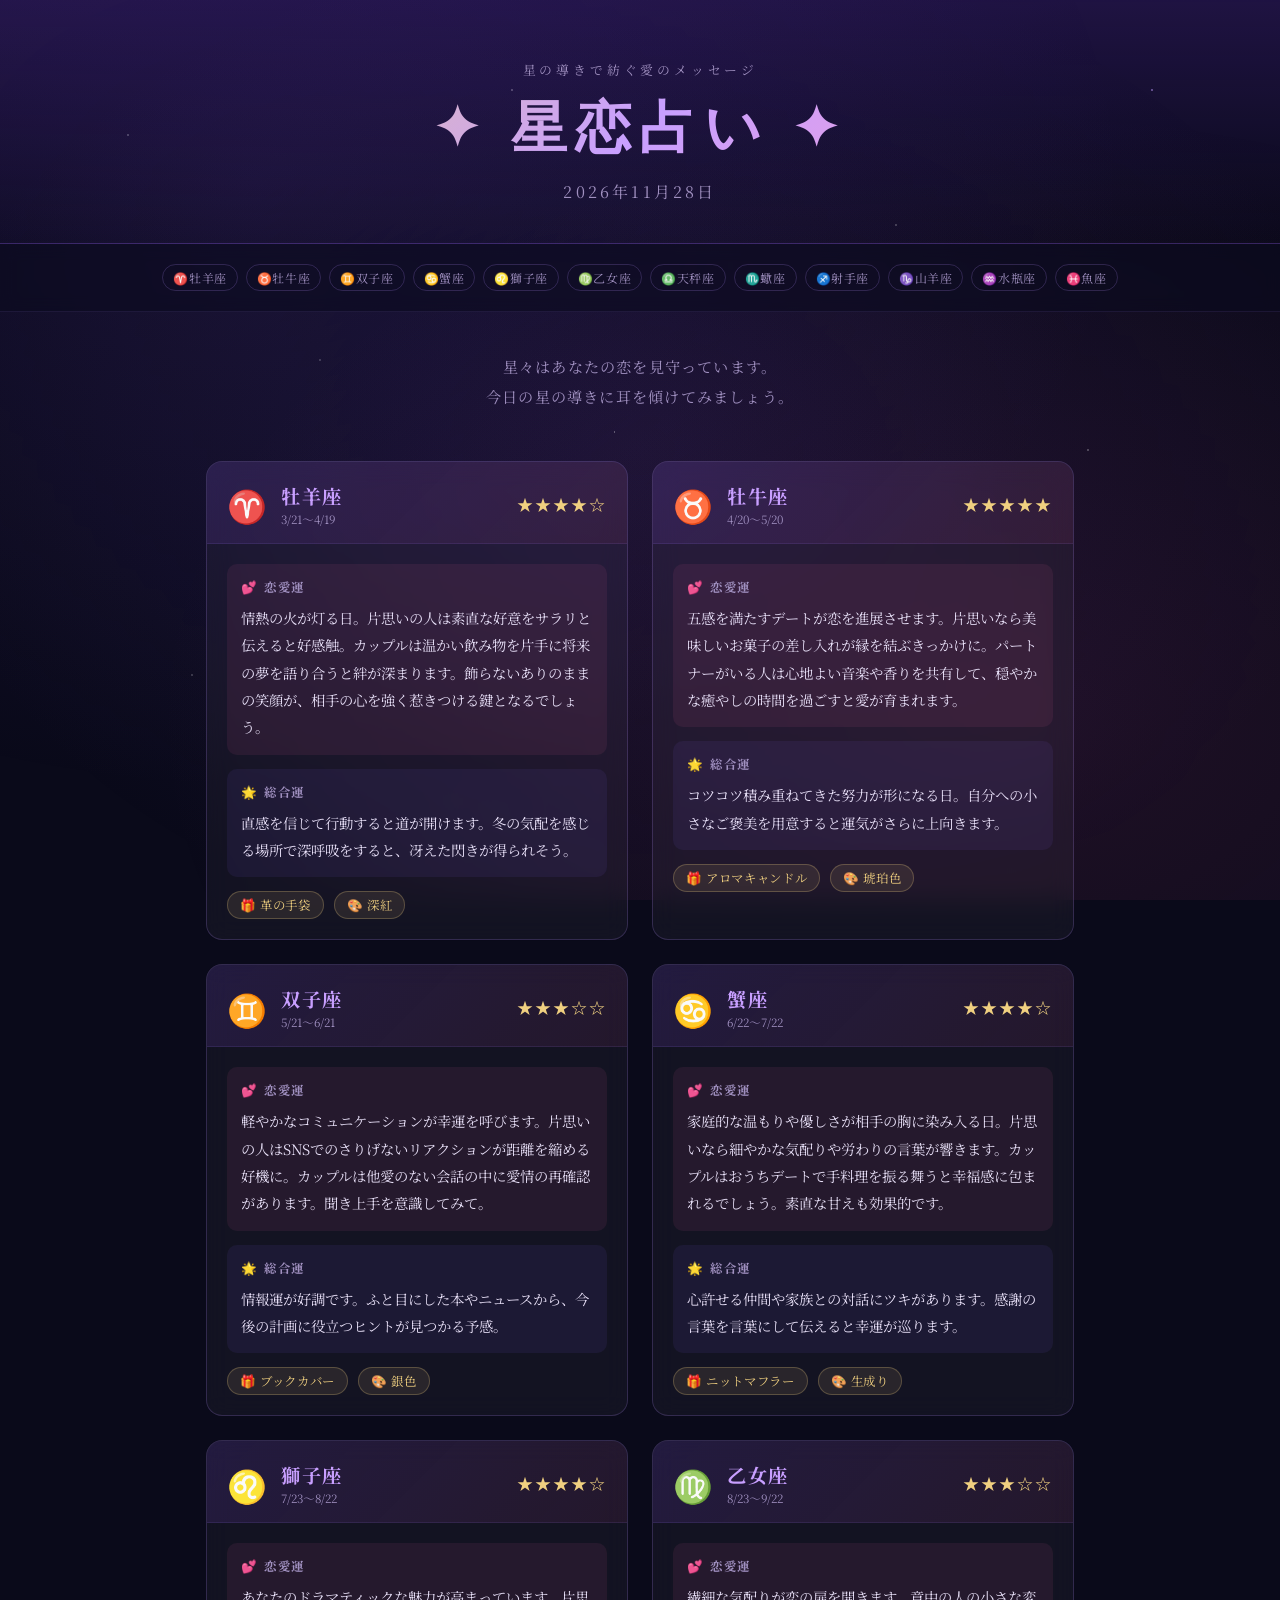
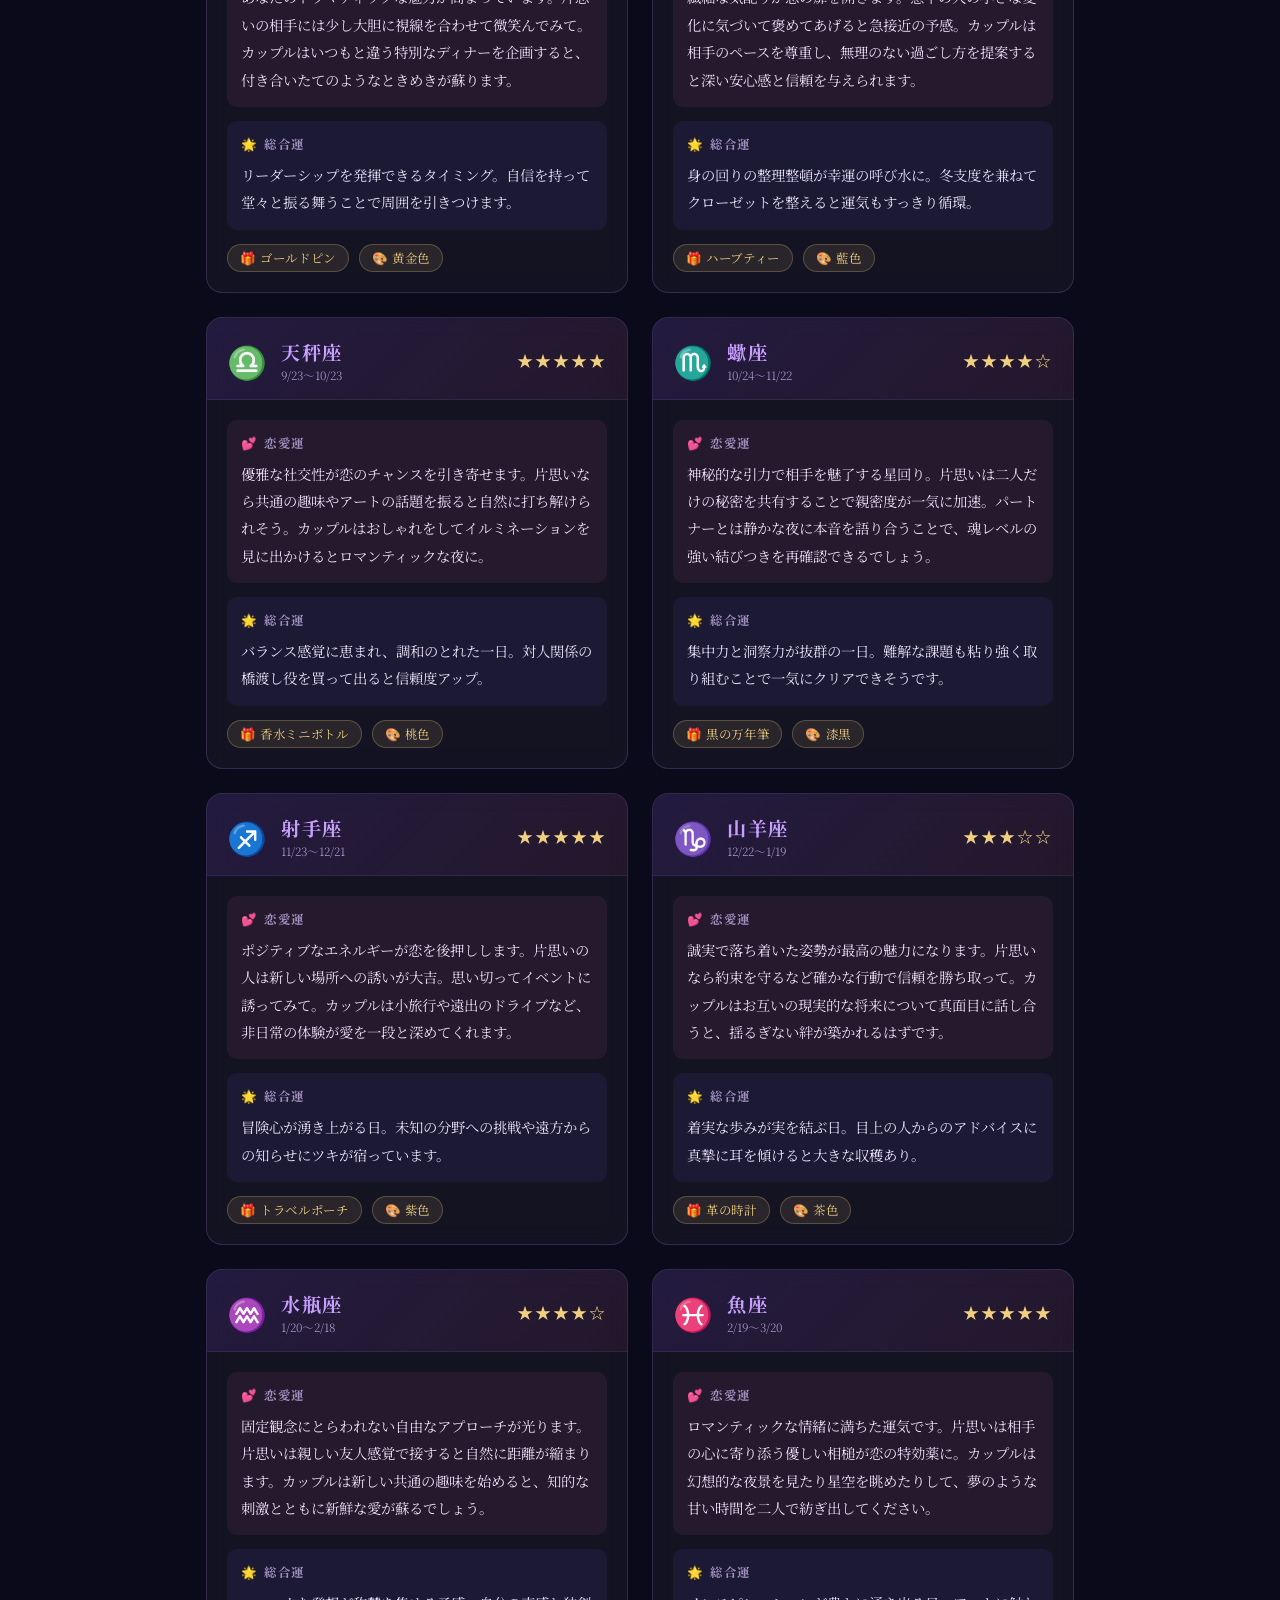
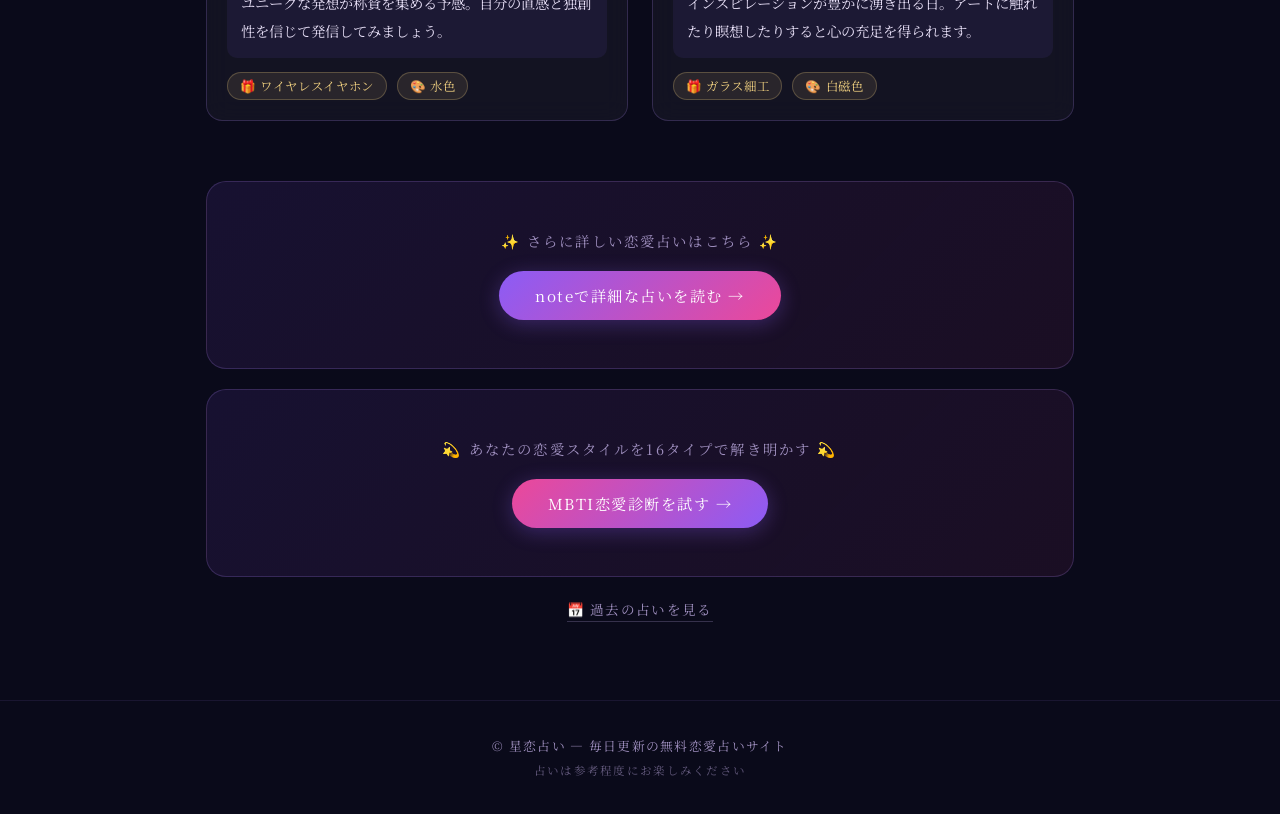
<file: docs/index.html>
<!DOCTYPE html>
<html lang="ja">
<head>
  <meta charset="UTF-8">
  <meta name="viewport" content="width=device-width, initial-scale=1.0">
  <meta name="description" content="2026年11月28日の12星座恋愛占い。今日のあなたの恋愛運・総合運・ラッキーアイテムを毎日更新でお届けします。">
  <meta property="og:title" content="2026年11月28日の星恋占い | 12星座恋愛運">
  <meta property="og:description" content="今日の恋愛運を星の導きでチェック。毎日更新の無料占いサイト。">
  <title>2026年11月28日の星恋占い ✨ 12星座恋愛運</title>
  <link rel="preconnect" href="https://fonts.googleapis.com">
  <link href="https://fonts.googleapis.com/css2?family=Noto+Serif+JP:wght@400;700&family=Cinzel:wght@400;700&display=swap" rel="stylesheet">
  <link rel="stylesheet" href="style.css">
</head>
<body>
  <div class="stars-bg"></div>

  <header>
    <div class="header-inner">
      <p class="site-subtitle">星の導きで紡ぐ愛のメッセージ</p>
      <h1 class="site-title">✦ 星恋占い ✦</h1>
      <p class="today-date">2026年11月28日</p>
    </div>
  </header>

  <nav class="sign-nav">
    <a href="#aries">♈牡羊座</a><a href="#taurus">♉牡牛座</a><a href="#gemini">♊双子座</a><a href="#cancer">♋蟹座</a><a href="#leo">♌獅子座</a><a href="#virgo">♍乙女座</a><a href="#libra">♎天秤座</a><a href="#scorpio">♏蠍座</a><a href="#sagittarius">♐射手座</a><a href="#capricorn">♑山羊座</a><a href="#aquarius">♒水瓶座</a><a href="#pisces">♓魚座</a>
  </nav>

  <main>
    <section class="intro">
      <p>星々はあなたの恋を見守っています。<br>今日の星の導きに耳を傾けてみましょう。</p>
    </section>

    <div class="cards-grid">

        <article class="card" id="aries">
          <div class="card-header">
            <span class="emoji">♈</span>
            <div>
              <h2 class="sign-name">牡羊座</h2>
              <p class="period">3/21〜4/19</p>
            </div>
            <span class="stars">★★★★☆</span>
          </div>
          <div class="card-body">
            <div class="section love-section">
              <h3>💕 恋愛運</h3>
              <p>情熱の火が灯る日。片思いの人は素直な好意をサラリと伝えると好感触。カップルは温かい飲み物を片手に将来の夢を語り合うと絆が深まります。飾らないありのままの笑顔が、相手の心を強く惹きつける鍵となるでしょう。</p>
            </div>
            <div class="section general-section">
              <h3>🌟 総合運</h3>
              <p>直感を信じて行動すると道が開けます。冬の気配を感じる場所で深呼吸をすると、冴えた閃きが得られそう。</p>
            </div>
            <div class="lucky-row">
              <span class="lucky-badge">🎁 革の手袋</span>
              <span class="lucky-badge">🎨 深紅</span>
            </div>
          </div>
        </article>

        <article class="card" id="taurus">
          <div class="card-header">
            <span class="emoji">♉</span>
            <div>
              <h2 class="sign-name">牡牛座</h2>
              <p class="period">4/20〜5/20</p>
            </div>
            <span class="stars">★★★★★</span>
          </div>
          <div class="card-body">
            <div class="section love-section">
              <h3>💕 恋愛運</h3>
              <p>五感を満たすデートが恋を進展させます。片思いなら美味しいお菓子の差し入れが縁を結ぶきっかけに。パートナーがいる人は心地よい音楽や香りを共有して、穏やかな癒やしの時間を過ごすと愛が育まれます。</p>
            </div>
            <div class="section general-section">
              <h3>🌟 総合運</h3>
              <p>コツコツ積み重ねてきた努力が形になる日。自分への小さなご褒美を用意すると運気がさらに上向きます。</p>
            </div>
            <div class="lucky-row">
              <span class="lucky-badge">🎁 アロマキャンドル</span>
              <span class="lucky-badge">🎨 琥珀色</span>
            </div>
          </div>
        </article>

        <article class="card" id="gemini">
          <div class="card-header">
            <span class="emoji">♊</span>
            <div>
              <h2 class="sign-name">双子座</h2>
              <p class="period">5/21〜6/21</p>
            </div>
            <span class="stars">★★★☆☆</span>
          </div>
          <div class="card-body">
            <div class="section love-section">
              <h3>💕 恋愛運</h3>
              <p>軽やかなコミュニケーションが幸運を呼びます。片思いの人はSNSでのさりげないリアクションが距離を縮める好機に。カップルは他愛のない会話の中に愛情の再確認があります。聞き上手を意識してみて。</p>
            </div>
            <div class="section general-section">
              <h3>🌟 総合運</h3>
              <p>情報運が好調です。ふと目にした本やニュースから、今後の計画に役立つヒントが見つかる予感。</p>
            </div>
            <div class="lucky-row">
              <span class="lucky-badge">🎁 ブックカバー</span>
              <span class="lucky-badge">🎨 銀色</span>
            </div>
          </div>
        </article>

        <article class="card" id="cancer">
          <div class="card-header">
            <span class="emoji">♋</span>
            <div>
              <h2 class="sign-name">蟹座</h2>
              <p class="period">6/22〜7/22</p>
            </div>
            <span class="stars">★★★★☆</span>
          </div>
          <div class="card-body">
            <div class="section love-section">
              <h3>💕 恋愛運</h3>
              <p>家庭的な温もりや優しさが相手の胸に染み入る日。片思いなら細やかな気配りや労わりの言葉が響きます。カップルはおうちデートで手料理を振る舞うと幸福感に包まれるでしょう。素直な甘えも効果的です。</p>
            </div>
            <div class="section general-section">
              <h3>🌟 総合運</h3>
              <p>心許せる仲間や家族との対話にツキがあります。感謝の言葉を言葉にして伝えると幸運が巡ります。</p>
            </div>
            <div class="lucky-row">
              <span class="lucky-badge">🎁 ニットマフラー</span>
              <span class="lucky-badge">🎨 生成り</span>
            </div>
          </div>
        </article>

        <article class="card" id="leo">
          <div class="card-header">
            <span class="emoji">♌</span>
            <div>
              <h2 class="sign-name">獅子座</h2>
              <p class="period">7/23〜8/22</p>
            </div>
            <span class="stars">★★★★☆</span>
          </div>
          <div class="card-body">
            <div class="section love-section">
              <h3>💕 恋愛運</h3>
              <p>あなたのドラマティックな魅力が高まっています。片思いの相手には少し大胆に視線を合わせて微笑んでみて。カップルはいつもと違う特別なディナーを企画すると、付き合いたてのようなときめきが蘇ります。</p>
            </div>
            <div class="section general-section">
              <h3>🌟 総合運</h3>
              <p>リーダーシップを発揮できるタイミング。自信を持って堂々と振る舞うことで周囲を引きつけます。</p>
            </div>
            <div class="lucky-row">
              <span class="lucky-badge">🎁 ゴールドピン</span>
              <span class="lucky-badge">🎨 黄金色</span>
            </div>
          </div>
        </article>

        <article class="card" id="virgo">
          <div class="card-header">
            <span class="emoji">♍</span>
            <div>
              <h2 class="sign-name">乙女座</h2>
              <p class="period">8/23〜9/22</p>
            </div>
            <span class="stars">★★★☆☆</span>
          </div>
          <div class="card-body">
            <div class="section love-section">
              <h3>💕 恋愛運</h3>
              <p>繊細な気配りが恋の扉を開きます。意中の人の小さな変化に気づいて褒めてあげると急接近の予感。カップルは相手のペースを尊重し、無理のない過ごし方を提案すると深い安心感と信頼を与えられます。</p>
            </div>
            <div class="section general-section">
              <h3>🌟 総合運</h3>
              <p>身の回りの整理整頓が幸運の呼び水に。冬支度を兼ねてクローゼットを整えると運気もすっきり循環。</p>
            </div>
            <div class="lucky-row">
              <span class="lucky-badge">🎁 ハーブティー</span>
              <span class="lucky-badge">🎨 藍色</span>
            </div>
          </div>
        </article>

        <article class="card" id="libra">
          <div class="card-header">
            <span class="emoji">♎</span>
            <div>
              <h2 class="sign-name">天秤座</h2>
              <p class="period">9/23〜10/23</p>
            </div>
            <span class="stars">★★★★★</span>
          </div>
          <div class="card-body">
            <div class="section love-section">
              <h3>💕 恋愛運</h3>
              <p>優雅な社交性が恋のチャンスを引き寄せます。片思いなら共通の趣味やアートの話題を振ると自然に打ち解けられそう。カップルはおしゃれをしてイルミネーションを見に出かけるとロマンティックな夜に。</p>
            </div>
            <div class="section general-section">
              <h3>🌟 総合運</h3>
              <p>バランス感覚に恵まれ、調和のとれた一日。対人関係の橋渡し役を買って出ると信頼度アップ。</p>
            </div>
            <div class="lucky-row">
              <span class="lucky-badge">🎁 香水ミニボトル</span>
              <span class="lucky-badge">🎨 桃色</span>
            </div>
          </div>
        </article>

        <article class="card" id="scorpio">
          <div class="card-header">
            <span class="emoji">♏</span>
            <div>
              <h2 class="sign-name">蠍座</h2>
              <p class="period">10/24〜11/22</p>
            </div>
            <span class="stars">★★★★☆</span>
          </div>
          <div class="card-body">
            <div class="section love-section">
              <h3>💕 恋愛運</h3>
              <p>神秘的な引力で相手を魅了する星回り。片思いは二人だけの秘密を共有することで親密度が一気に加速。パートナーとは静かな夜に本音を語り合うことで、魂レベルの強い結びつきを再確認できるでしょう。</p>
            </div>
            <div class="section general-section">
              <h3>🌟 総合運</h3>
              <p>集中力と洞察力が抜群の一日。難解な課題も粘り強く取り組むことで一気にクリアできそうです。</p>
            </div>
            <div class="lucky-row">
              <span class="lucky-badge">🎁 黒の万年筆</span>
              <span class="lucky-badge">🎨 漆黒</span>
            </div>
          </div>
        </article>

        <article class="card" id="sagittarius">
          <div class="card-header">
            <span class="emoji">♐</span>
            <div>
              <h2 class="sign-name">射手座</h2>
              <p class="period">11/23〜12/21</p>
            </div>
            <span class="stars">★★★★★</span>
          </div>
          <div class="card-body">
            <div class="section love-section">
              <h3>💕 恋愛運</h3>
              <p>ポジティブなエネルギーが恋を後押しします。片思いの人は新しい場所への誘いが大吉。思い切ってイベントに誘ってみて。カップルは小旅行や遠出のドライブなど、非日常の体験が愛を一段と深めてくれます。</p>
            </div>
            <div class="section general-section">
              <h3>🌟 総合運</h3>
              <p>冒険心が湧き上がる日。未知の分野への挑戦や遠方からの知らせにツキが宿っています。</p>
            </div>
            <div class="lucky-row">
              <span class="lucky-badge">🎁 トラベルポーチ</span>
              <span class="lucky-badge">🎨 紫色</span>
            </div>
          </div>
        </article>

        <article class="card" id="capricorn">
          <div class="card-header">
            <span class="emoji">♑</span>
            <div>
              <h2 class="sign-name">山羊座</h2>
              <p class="period">12/22〜1/19</p>
            </div>
            <span class="stars">★★★☆☆</span>
          </div>
          <div class="card-body">
            <div class="section love-section">
              <h3>💕 恋愛運</h3>
              <p>誠実で落ち着いた姿勢が最高の魅力になります。片思いなら約束を守るなど確かな行動で信頼を勝ち取って。カップルはお互いの現実的な将来について真面目に話し合うと、揺るぎない絆が築かれるはずです。</p>
            </div>
            <div class="section general-section">
              <h3>🌟 総合運</h3>
              <p>着実な歩みが実を結ぶ日。目上の人からのアドバイスに真摯に耳を傾けると大きな収穫あり。</p>
            </div>
            <div class="lucky-row">
              <span class="lucky-badge">🎁 革の時計</span>
              <span class="lucky-badge">🎨 茶色</span>
            </div>
          </div>
        </article>

        <article class="card" id="aquarius">
          <div class="card-header">
            <span class="emoji">♒</span>
            <div>
              <h2 class="sign-name">水瓶座</h2>
              <p class="period">1/20〜2/18</p>
            </div>
            <span class="stars">★★★★☆</span>
          </div>
          <div class="card-body">
            <div class="section love-section">
              <h3>💕 恋愛運</h3>
              <p>固定観念にとらわれない自由なアプローチが光ります。片思いは親しい友人感覚で接すると自然に距離が縮まります。カップルは新しい共通の趣味を始めると、知的な刺激とともに新鮮な愛が蘇るでしょう。</p>
            </div>
            <div class="section general-section">
              <h3>🌟 総合運</h3>
              <p>ユニークな発想が称賛を集める予感。自分の直感と独創性を信じて発信してみましょう。</p>
            </div>
            <div class="lucky-row">
              <span class="lucky-badge">🎁 ワイヤレスイヤホン</span>
              <span class="lucky-badge">🎨 水色</span>
            </div>
          </div>
        </article>

        <article class="card" id="pisces">
          <div class="card-header">
            <span class="emoji">♓</span>
            <div>
              <h2 class="sign-name">魚座</h2>
              <p class="period">2/19〜3/20</p>
            </div>
            <span class="stars">★★★★★</span>
          </div>
          <div class="card-body">
            <div class="section love-section">
              <h3>💕 恋愛運</h3>
              <p>ロマンティックな情緒に満ちた運気です。片思いは相手の心に寄り添う優しい相槌が恋の特効薬に。カップルは幻想的な夜景を見たり星空を眺めたりして、夢のような甘い時間を二人で紡ぎ出してください。</p>
            </div>
            <div class="section general-section">
              <h3>🌟 総合運</h3>
              <p>インスピレーションが豊かに湧き出る日。アートに触れたり瞑想したりすると心の充足を得られます。</p>
            </div>
            <div class="lucky-row">
              <span class="lucky-badge">🎁 ガラス細工</span>
              <span class="lucky-badge">🎨 白磁色</span>
            </div>
          </div>
        </article>

    </div>

    <section class="note-link" style="margin-bottom:16px;">
      <p>✨ さらに詳しい恋愛占いはこちら ✨</p>
      <a href="https://note.com/lucky_godwit6515" target="_blank" class="note-btn">
        noteで詳細な占いを読む →
      </a>
    </section>

    <section class="note-link">
      <p>💫 あなたの恋愛スタイルを16タイプで解き明かす 💫</p>
      <a href="mbti/index.html" class="note-btn" style="background:linear-gradient(135deg,#ec4899,#8b5cf6);">
        MBTI恋愛診断を試す →
      </a>
    </section>

    <section class="archive-link">
      <a href="archive.html">📅 過去の占いを見る</a>
    </section>
  </main>

  <footer>
    <p>© 星恋占い — 毎日更新の無料恋愛占いサイト</p>
    <p class="footer-note">占いは参考程度にお楽しみください</p>
  </footer>
</body>
</html>
</file>
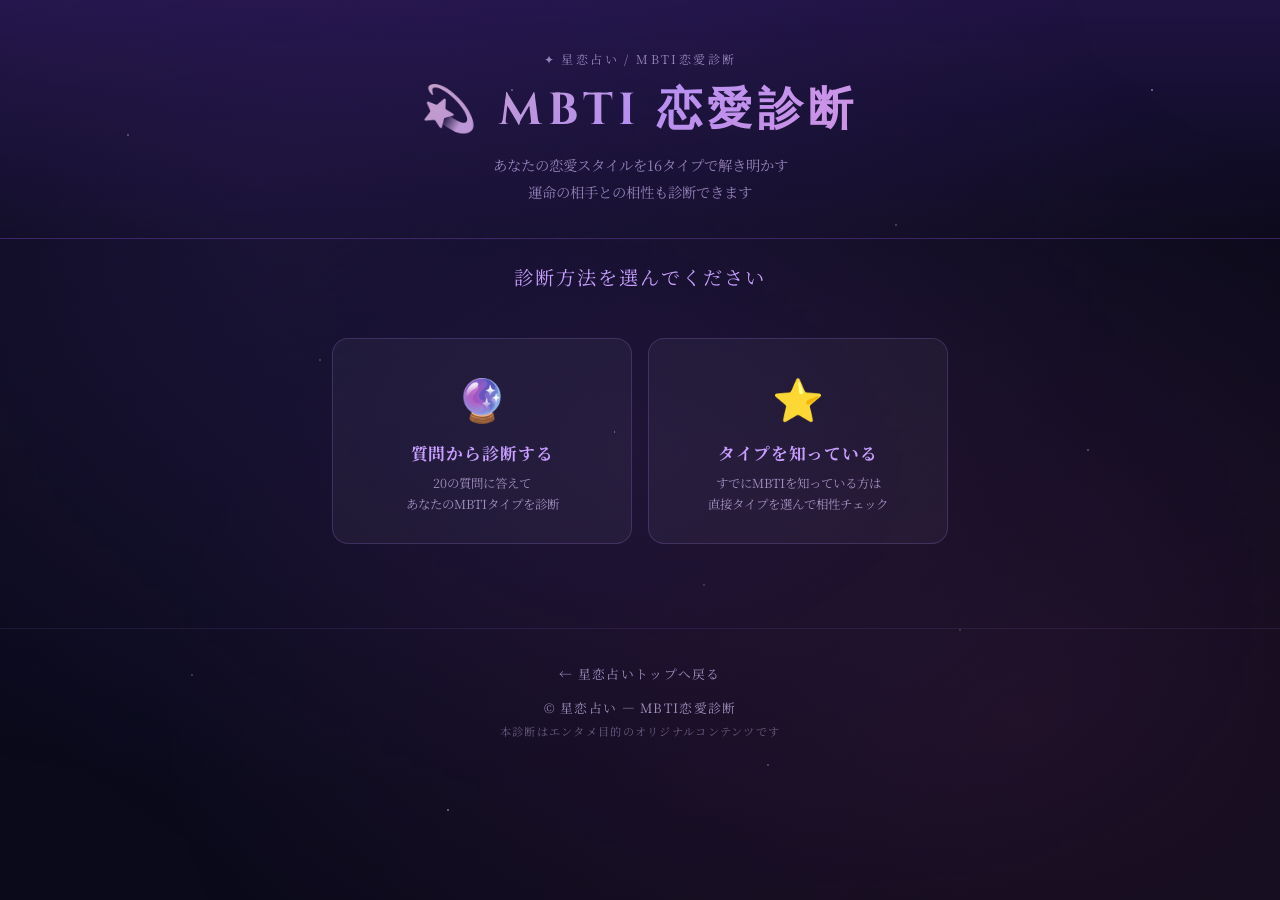
<file: docs/mbti/index.html>
<!DOCTYPE html>
<html lang="ja">
<head>
  <meta charset="UTF-8">
  <meta name="viewport" content="width=device-width, initial-scale=1.0">
  <meta name="description" content="MBTIタイプ別恋愛診断。20の質問に答えてあなたの恋愛タイプを診断、または直接タイプを選んで相性をチェック。">
  <title>MBTI恋愛診断 ✦ 星恋占い</title>
  <link rel="preconnect" href="https://fonts.googleapis.com">
  <link href="https://fonts.googleapis.com/css2?family=Noto+Serif+JP:wght@400;700&family=Cinzel:wght@400;700&display=swap" rel="stylesheet">
  <link rel="stylesheet" href="../style.css">
  <style>
    .mbti-hero{text-align:center;padding:48px 20px 32px;background:linear-gradient(to bottom,rgba(80,40,160,.3),transparent);border-bottom:1px solid rgba(180,140,255,.15);}
    .mbti-hero .bc{font-size:.75rem;letter-spacing:.2em;color:var(--text-muted);margin-bottom:8px;}
    .mbti-hero h1{font-family:'Cinzel',serif;font-size:clamp(1.6rem,5vw,2.8rem);background:linear-gradient(135deg,var(--gold),var(--accent),var(--accent2));-webkit-background-clip:text;-webkit-text-fill-color:transparent;background-clip:text;letter-spacing:.12em;margin-bottom:10px;}
    .mbti-hero p{color:var(--text-muted);font-size:.9rem;line-height:1.9;}
    .sw{max-width:760px;margin:0 auto;padding:24px 16px 60px;position:relative;z-index:1;}
    .sec-title{text-align:center;font-size:1.2rem;color:var(--accent);letter-spacing:.1em;margin-bottom:24px;}

    /* モード選択 */
    #mode-section .mode-grid{display:flex;gap:16px;justify-content:center;flex-wrap:wrap;padding:24px 0;}
    .mode-btn{flex:1;min-width:220px;max-width:300px;padding:28px 20px;background:var(--card-bg);border:1px solid var(--card-border);border-radius:16px;cursor:pointer;text-align:center;transition:all .2s;color:var(--text);font-family:'Noto Serif JP',serif;}
    .mode-btn:hover{background:rgba(180,140,255,.1);border-color:var(--accent);transform:translateY(-4px);box-shadow:0 8px 30px rgba(180,140,255,.15);}
    .mode-btn .mi{font-size:2.6rem;margin-bottom:14px;}
    .mode-btn h2{font-size:1.05rem;color:var(--accent);margin-bottom:8px;letter-spacing:.05em;}
    .mode-btn p{font-size:.78rem;color:var(--text-muted);line-height:1.7;}

    /* 質問 */
    .prog-wrap{background:rgba(255,255,255,.06);border-radius:20px;height:6px;overflow:hidden;margin-bottom:6px;}
    .prog-bar{height:100%;background:linear-gradient(90deg,var(--accent),var(--accent2));border-radius:20px;transition:width .4s;}
    .prog-label{text-align:right;font-size:.72rem;color:var(--text-muted);margin-bottom:20px;}
    .q-card{background:var(--card-bg);border:1px solid var(--card-border);border-radius:16px;padding:28px 24px;}
    .q-axis{font-size:.68rem;letter-spacing:.2em;color:var(--text-muted);margin-bottom:10px;}
    .q-text{font-size:1rem;line-height:1.9;margin-bottom:22px;color:var(--text);}
    .choices{display:flex;flex-direction:column;gap:10px;}
    .cbtn{padding:14px 18px;background:rgba(255,255,255,.03);border:1px solid rgba(180,140,255,.2);border-radius:10px;color:var(--text);font-size:.88rem;cursor:pointer;text-align:left;transition:all .15s;font-family:'Noto Serif JP',serif;line-height:1.6;}
    .cbtn:hover{background:rgba(180,140,255,.1);border-color:var(--accent);}
    .cbtn.selected{background:rgba(200,159,255,.15);border-color:var(--accent);color:var(--accent);}
    .qnav{display:flex;justify-content:space-between;align-items:center;margin-top:20px;}
    .nbtn{padding:10px 24px;border-radius:30px;border:1px solid rgba(180,140,255,.3);background:transparent;color:var(--text-muted);cursor:pointer;font-family:'Noto Serif JP',serif;font-size:.85rem;transition:all .2s;}
    .nbtn:hover{border-color:var(--accent);color:var(--accent);}
    .nbtn.primary{background:linear-gradient(135deg,#8b5cf6,#ec4899);border:none;color:white;padding:10px 28px;}
    .nbtn:disabled{opacity:.3;cursor:default;}

    /* タイプ選択 */
    .tg-title{font-size:.78rem;letter-spacing:.2em;color:var(--text-muted);margin-bottom:12px;}
    .tg{margin-bottom:20px;}
    .type-grid{display:grid;grid-template-columns:repeat(4,1fr);gap:10px;}
    .tc{padding:14px 6px;background:var(--card-bg);border:1px solid var(--card-border);border-radius:12px;text-align:center;cursor:pointer;transition:all .2s;display:block;text-decoration:none;}
    .tc:hover{background:rgba(180,140,255,.1);border-color:var(--accent);transform:translateY(-2px);}
    .tc .code{font-family:'Cinzel',serif;font-size:.95rem;color:var(--accent);font-weight:700;}
    .tc .nick{font-size:.62rem;color:var(--text-muted);margin-top:4px;line-height:1.4;}

    /* 結果 */
    .res-card{background:var(--card-bg);border:1px solid var(--card-border);border-radius:20px;padding:32px 24px;text-align:center;margin-bottom:20px;}
    .res-type{font-family:'Cinzel',serif;font-size:3rem;background:linear-gradient(135deg,var(--gold),var(--accent));-webkit-background-clip:text;-webkit-text-fill-color:transparent;background-clip:text;}
    .res-nick{font-size:1.1rem;color:var(--accent2);margin:8px 0 20px;}
    .res-desc{font-size:.9rem;line-height:2;color:var(--text);text-align:left;}
    .rtags{display:flex;flex-wrap:wrap;gap:8px;justify-content:center;margin:14px 0;}
    .rtag{font-size:.72rem;padding:4px 12px;border-radius:20px;background:rgba(200,159,255,.1);border:1px solid rgba(200,159,255,.25);color:var(--accent);}
    .scores{display:grid;grid-template-columns:1fr 1fr;gap:12px;margin:20px 0;}
    .si{background:rgba(255,255,255,.03);border-radius:10px;padding:12px;text-align:center;}
    .sl{font-size:.7rem;color:var(--text-muted);letter-spacing:.08em;margin-bottom:6px;}
    .sbw{background:rgba(255,255,255,.06);border-radius:10px;height:8px;overflow:hidden;margin-bottom:4px;}
    .sb{height:100%;border-radius:10px;background:linear-gradient(90deg,var(--accent2),transparent);}
    .sp2{font-size:.75rem;color:var(--gold);}
    .cbtn-wrap{text-align:center;margin-top:24px;}
    .compat-btn{display:inline-block;padding:14px 36px;background:linear-gradient(135deg,#8b5cf6,#ec4899);color:white;text-decoration:none;border-radius:50px;font-size:.95rem;letter-spacing:.08em;box-shadow:0 4px 20px rgba(139,92,246,.3);transition:all .2s;}
    .compat-btn:hover{opacity:.9;transform:translateY(-2px);}
    .retry{display:block;text-align:center;margin-top:14px;color:var(--text-muted);font-size:.82rem;cursor:pointer;border:none;background:transparent;font-family:'Noto Serif JP',serif;}
    .retry:hover{color:var(--accent);}

    .hidden{display:none!important;}
    @media(max-width:500px){.type-grid{grid-template-columns:repeat(2,1fr);}.scores{grid-template-columns:1fr;}}
  </style>
</head>
<body>
<div class="stars-bg"></div>

<div class="mbti-hero">
  <p class="bc"><a href="../index.html" style="color:inherit;text-decoration:none;">✦ 星恋占い</a> / MBTI恋愛診断</p>
  <h1>💫 MBTI 恋愛診断</h1>
  <p>あなたの恋愛スタイルを16タイプで解き明かす<br>運命の相手との相性も診断できます</p>
</div>

<!-- モード選択 -->
<div id="mode-section" class="sw">
  <div class="sec-title">診断方法を選んでください</div>
  <div class="mode-grid">
    <button class="mode-btn" onclick="showQuiz()">
      <div class="mi">🔮</div>
      <h2>質問から診断する</h2>
      <p>20の質問に答えて<br>あなたのMBTIタイプを診断</p>
    </button>
    <button class="mode-btn" onclick="showSelect()">
      <div class="mi">⭐</div>
      <h2>タイプを知っている</h2>
      <p>すでにMBTIを知っている方は<br>直接タイプを選んで相性チェック</p>
    </button>
  </div>
</div>

<!-- 質問診断 -->
<div id="quiz-section" class="sw hidden">
  <div class="sec-title">🔮 恋愛MBTIを診断する</div>
  <div class="prog-wrap"><div class="prog-bar" id="prog" style="width:5%"></div></div>
  <div class="prog-label" id="prog-label">1 / 20</div>
  <div id="q-container"></div>
  <div class="qnav">
    <button class="nbtn" id="prev-btn" onclick="prevQ()" disabled>← 前へ</button>
    <button class="nbtn primary" id="next-btn" onclick="nextQ()">次へ →</button>
  </div>
  <p style="text-align:center;margin-top:16px"><button class="retry" onclick="showMode()">← 最初に戻る</button></p>
</div>

<!-- タイプ選択 -->
<div id="select-section" class="sw hidden">
  <div class="sec-title">⭐ タイプを選ぶ</div>
  <div class="tg"><div class="tg-title">🔥 分析家タイプ（NT）</div>
    <div class="type-grid">
      <button class="tc" onclick="goResult('INTJ')"><div class="code">INTJ</div><div class="nick">建築家</div></button>
      <button class="tc" onclick="goResult('INTP')"><div class="code">INTP</div><div class="nick">論理学者</div></button>
      <button class="tc" onclick="goResult('ENTJ')"><div class="code">ENTJ</div><div class="nick">指揮官</div></button>
      <button class="tc" onclick="goResult('ENTP')"><div class="code">ENTP</div><div class="nick">討論者</div></button>
    </div>
  </div>
  <div class="tg"><div class="tg-title">💜 外交官タイプ（NF）</div>
    <div class="type-grid">
      <button class="tc" onclick="goResult('INFJ')"><div class="code">INFJ</div><div class="nick">提唱者</div></button>
      <button class="tc" onclick="goResult('INFP')"><div class="code">INFP</div><div class="nick">仲介者</div></button>
      <button class="tc" onclick="goResult('ENFJ')"><div class="code">ENFJ</div><div class="nick">主人公</div></button>
      <button class="tc" onclick="goResult('ENFP')"><div class="code">ENFP</div><div class="nick">広報運動家</div></button>
    </div>
  </div>
  <div class="tg"><div class="tg-title">🛡️ 番人タイプ（SJ）</div>
    <div class="type-grid">
      <button class="tc" onclick="goResult('ISTJ')"><div class="code">ISTJ</div><div class="nick">管理者</div></button>
      <button class="tc" onclick="goResult('ISFJ')"><div class="code">ISFJ</div><div class="nick">擁護者</div></button>
      <button class="tc" onclick="goResult('ESTJ')"><div class="code">ESTJ</div><div class="nick">幹部</div></button>
      <button class="tc" onclick="goResult('ESFJ')"><div class="code">ESFJ</div><div class="nick">領事</div></button>
    </div>
  </div>
  <div class="tg"><div class="tg-title">⚡ 探検家タイプ（SP）</div>
    <div class="type-grid">
      <button class="tc" onclick="goResult('ISTP')"><div class="code">ISTP</div><div class="nick">巨匠</div></button>
      <button class="tc" onclick="goResult('ISFP')"><div class="code">ISFP</div><div class="nick">冒険家</div></button>
      <button class="tc" onclick="goResult('ESTP')"><div class="code">ESTP</div><div class="nick">起業家</div></button>
      <button class="tc" onclick="goResult('ESFP')"><div class="code">ESFP</div><div class="nick">エンターテイナー</div></button>
    </div>
  </div>
  <p style="text-align:center;margin-top:20px"><button class="retry" onclick="showMode()">← 最初に戻る</button></p>
</div>

<!-- 結果 -->
<div id="result-section" class="sw hidden">
  <div class="sec-title">✨ 診断結果</div>
  <div class="res-card" id="result-card"></div>
  <div class="cbtn-wrap">
    <a id="compat-link" href="compatibility.html" class="compat-btn">💕 相性を診断する</a>
  </div>
  <p style="text-align:center;margin-top:16px">
    <button class="retry" onclick="showMode()">← もう一度診断する</button>
  </p>
</div>

<footer style="position:relative;z-index:1;text-align:center;padding:32px 20px;border-top:1px solid rgba(180,140,255,.1);color:var(--text-muted);font-size:.8rem;line-height:2;">
  <p><a href="../index.html" style="color:var(--text-muted);text-decoration:none;">← 星恋占いトップへ戻る</a></p>
  <p style="margin-top:8px;">© 星恋占い — MBTI恋愛診断</p>
  <p style="font-size:.7rem;opacity:.6;">本診断はエンタメ目的のオリジナルコンテンツです</p>
</footer>

<script>
const QUESTIONS=[
  {axis:"E/I",text:"好きな人に気持ちを伝えるとき、どちらに近いですか？",a:"自分から積極的にアプローチする",b:"相手が気づいてくれるのをそっと待つ",aA:"E",bA:"I"},
  {axis:"E/I",text:"休日、恋人と過ごすなら？",a:"友人も巻き込んでにぎやかに過ごしたい",b:"二人だけの静かな時間を大切にしたい",aA:"E",bA:"I"},
  {axis:"E/I",text:"好きな人と初めてデートするとき、",a:"どんどん話しかけて楽しい雰囲気を作る",b:"相手の話をじっくり聞いてから心を開く",aA:"E",bA:"I"},
  {axis:"E/I",text:"失恋したあと立ち直るには？",a:"友達と会って話すと元気が出る",b:"一人の時間をとって自分と向き合う",aA:"E",bA:"I"},
  {axis:"E/I",text:"恋愛の悩みを抱えたとき、",a:"誰かに相談してすっきりしたい",b:"自分の中で整理してから動く",aA:"E",bA:"I"},
  {axis:"S/N",text:"パートナーへのプレゼントを選ぶとき、",a:"相手が実際に使えるものを選ぶ",b:"二人の思い出や象徴になるものを選ぶ",aA:"S",bA:"N"},
  {axis:"S/N",text:"付き合いたての頃、どちらが楽しい？",a:"一緒に過ごした具体的な時間・思い出",b:"この人とどんな未来を描けるかのワクワク感",aA:"S",bA:"N"},
  {axis:"S/N",text:"相手のことを好きになるきっかけは？",a:"実際の行動・言葉など具体的なこと",b:"なんとなく感じる雰囲気・可能性",aA:"S",bA:"N"},
  {axis:"S/N",text:"長く続く恋愛に大切なのは？",a:"日々の積み重ねと信頼感",b:"共通のビジョンや価値観",aA:"S",bA:"N"},
  {axis:"S/N",text:"デートプランを決めるとき、",a:"行きたい場所・食べたいものを具体的にリストアップ",b:"「こんな雰囲気の一日」というイメージから発想する",aA:"S",bA:"N"},
  {axis:"T/F",text:"恋人が落ち込んでいるとき、あなたは？",a:"原因を分析して解決策を提案する",b:"まず共感して気持ちに寄り添う",aA:"T",bA:"F"},
  {axis:"T/F",text:"好きな人を選ぶ基準は？",a:"価値観・将来性など客観的な条件",b:"一緒にいて感じる感情・心地よさ",aA:"T",bA:"F"},
  {axis:"T/F",text:"恋人と喧嘩したあと、",a:"何がいけなかったか論理的に振り返る",b:"お互いの感情がどう動いたかを確認する",aA:"T",bA:"F"},
  {axis:"T/F",text:"遠距離恋愛の判断を迫られたら？",a:"現実的なメリット・デメリットで判断する",b:"相手への気持ちの強さで判断する",aA:"T",bA:"F"},
  {axis:"T/F",text:"恋人に「正直に言って」と聞かれたら？",a:"多少傷ついても本当のことを伝える",b:"相手の気持ちを考えて言い方を工夫する",aA:"T",bA:"F"},
  {axis:"J/P",text:"恋人との記念日は？",a:"前もって計画を立てて完璧に準備する",b:"その日の気分でサプライズ的に動く",aA:"J",bA:"P"},
  {axis:"J/P",text:"付き合うかどうか決めるとき、",a:"関係の方向性をはっきりさせてから動く",b:"とりあえず一緒にいる時間を楽しむ",aA:"J",bA:"P"},
  {axis:"J/P",text:"恋愛のペースは？",a:"段階を踏んで着実に関係を深めたい",b:"流れに身をまかせて自然に進展させたい",aA:"J",bA:"P"},
  {axis:"J/P",text:"好きな人ができたとき、",a:"どう行動するか戦略を立てる",b:"まず気持ちに正直に動いてみる",aA:"J",bA:"P"},
  {axis:"J/P",text:"二人の将来について、",a:"早めに話し合って方向性を決めたい",b:"今を大切にしながら自然と決まればいい",aA:"J",bA:"P"},
];

const TYPES={
  INTJ:{nick:"建築家",emoji:"🏛️",love:"計画的かつ深い絆を求めるタイプ。軽い恋愛より、お互いを高め合えるパートナーシップを望みます。感情表現は少なめですが、一度心を開いたら揺るぎない愛情を注ぎます。",tags:["深い絆重視","計画的アプローチ","少数精鋭な愛情"],weak:"感情表現が苦手で相手を困惑させることも。",best:["ENFP","ENTP"]},
  INTP:{nick:"論理学者",emoji:"🔭",love:"理論的に恋愛を考えすぎてしまうことも。相手の気持ちより論理を優先しがちですが、心を開いた相手には誠実で知的な会話が絶えない関係を築きます。",tags:["知的会話重視","自由な時間が必要","じっくり深まる愛"],weak:"感情的な要求に戸惑いやすい。",best:["ENFJ","ENTJ"]},
  ENTJ:{nick:"指揮官",emoji:"👑",love:"恋愛でもリーダーシップを発揮。頼りになる存在感と明確なビジョンで相手を引っ張ります。強引に見えることもありますが、パートナーを本気で支えようとする姿勢は確かです。",tags:["頼もしいリード","高い目標を共有","情熱的"],weak:"コントロールが強くなりすぎることも。",best:["INFP","INTP"]},
  ENTP:{nick:"討論者",emoji:"⚡",love:"刺激と変化を求めるロマンチスト。常に新鮮さを保つことが得意で、会話が尽きることがありません。慣れると真剣さが薄れて見えることも。",tags:["会話の達人","新鮮さを維持","アイデア豊富"],weak:"真剣さが伝わりにくい場面も。",best:["INFJ","INTJ"]},
  INFJ:{nick:"提唱者",emoji:"🌙",love:"深く一人の相手を愛する理想主義者。相手の内面に強く惹かれ、魂のつながりを求めます。傷つきやすい面もありますが、パートナーへの献身は本物です。",tags:["魂のつながり重視","深い共感力","一途な愛"],weak:"理想が高く傷つきやすい。",best:["ENTP","ENFP"]},
  INFP:{nick:"仲介者",emoji:"🌸",love:"夢と感情に従う純粋なロマンチスト。相手に深く感情移入し、全力で愛します。理想の恋愛像が強く、現実とのギャップに悩むことも。",tags:["純粋なロマンチスト","感情豊か","価値観最優先"],weak:"理想と現実のギャップに揺れやすい。",best:["ENFJ","ENTJ"]},
  ENFJ:{nick:"主人公",emoji:"🌟",love:"相手の成長と幸せのために全力を尽くすタイプ。温かく包容力があり、自然とみんなを引き寄せます。自分の気持ちより相手を優先しすぎることも。",tags:["包容力抜群","成長を応援","カリスマ的魅力"],weak:"自己犠牲になりやすい。",best:["INFP","ISFP"]},
  ENFP:{nick:"広報運動家",emoji:"🦋",love:"エネルギッシュな恋愛を楽しむフリースピリット。感情豊かで相手を喜ばせるのが得意。長期的な関係になると飽きてしまう不安を抱えることも。",tags:["感情豊か","熱狂的な愛","自由と愛情両立"],weak:"集中力が続きにくい面も。",best:["INTJ","INFJ"]},
  ISTJ:{nick:"管理者",emoji:"🏔️",love:"誠実さと安定感で相手を支えるタイプ。約束は必ず守り、地道に愛情を積み上げます。ロマンチックな演出より日常の安心感で愛を示します。",tags:["絶対的な誠実さ","安定した関係","約束を守る"],weak:"変化や感情表現が苦手。",best:["ESFP","ESTP"]},
  ISFJ:{nick:"擁護者",emoji:"🌿",love:"細やかな気配りで相手を包み込む愛情深いタイプ。見返りを求めず献身的に愛しますが、自分の気持ちを後回しにしがちです。",tags:["献身的な愛情","細やかな気配り","安心感No.1"],weak:"自分の気持ちを言えないことも。",best:["ESFP","ESTP"]},
  ESTJ:{nick:"幹部",emoji:"📋",love:"責任感と行動力で相手を守るタイプ。明確なコミュニケーションを好み、関係性をはっきりさせたい傾向があります。融通がきかないと思われることも。",tags:["責任感が強い","明確な関係を好む","行動で示す愛"],weak:"柔軟性が少なく見えることも。",best:["ISFP","ISTP"]},
  ESFJ:{nick:"領事",emoji:"🤝",love:"周りの調和を大切にするケア上手な恋人。相手の気持ちに敏感で、雰囲気を盛り上げるのが得意。承認欲求が強くなるときも。",tags:["調和重視","愛情表現豊か","社交的な恋愛"],weak:"承認を求めすぎることも。",best:["ISFP","INFP"]},
  ISTP:{nick:"巨匠",emoji:"🔧",love:"感情より行動で愛情を示すクールなタイプ。束縛を嫌い、自由な関係を好みます。言葉は少ないですが、いざというとき頼れる存在感があります。",tags:["行動で示す愛","自由な関係","クールな頼もしさ"],weak:"感情表現が少なく誤解されやすい。",best:["ESFJ","ESTJ"]},
  ISFP:{nick:"冒険家",emoji:"🎨",love:"五感で恋愛を楽しむ自由な芸術家。感情に素直で、瞬間瞬間を大切にします。将来より今この瞬間の恋愛を重視するため、将来の話が苦手です。",tags:["今この瞬間を大切に","感性豊か","自然体の愛"],weak:"将来の計画が苦手。",best:["ENFJ","ESFJ"]},
  ESTP:{nick:"起業家",emoji:"🚀",love:"スリルと刺激を求める行動派の恋愛スタイル。その場の雰囲気作りが得意で、デートを盛り上げます。長期的コミットに慎重な面もあります。",tags:["行動力抜群","刺激的なデート","瞬発力の愛"],weak:"長期的コミットが苦手なことも。",best:["ISFJ","ISTJ"]},
  ESFP:{nick:"エンターテイナー",emoji:"🎭",love:"恋愛をとことん楽しむムードメーカー。相手を笑顔にするのが大好きで、一緒にいると楽しい時間が続きます。深刻な話や未来の計画は少し苦手。",tags:["楽しい時間を演出","感情豊か","自由奔放な愛"],weak:"深刻な局面が苦手なことも。",best:["ISFJ","ISTJ"]},
};

let cQ=0, answers=new Array(20).fill(null);
let scores={E:0,I:0,S:0,N:0,T:0,F:0,J:0,P:0};

function show(id){
  ['mode-section','quiz-section','select-section','result-section'].forEach(s=>{
    document.getElementById(s).classList.toggle('hidden', s!==id);
  });
}
function showMode(){cQ=0;answers=new Array(20).fill(null);show('mode-section');}
function showQuiz(){show('quiz-section');renderQ();}
function showSelect(){show('select-section');}

function renderQ(){
  const q=QUESTIONS[cQ];
  const pct=Math.round((cQ/20)*100)+5;
  document.getElementById('prog').style.width=pct+'%';
  document.getElementById('prog-label').textContent=`${cQ+1} / 20`;
  document.getElementById('q-container').innerHTML=`
    <div class="q-card">
      <div class="q-axis">軸：${q.axis}　Q${cQ+1}/20</div>
      <div class="q-text">${q.text}</div>
      <div class="choices">
        <button class="cbtn ${answers[cQ]==='a'?'selected':''}" onclick="sel('a')">A．${q.a}</button>
        <button class="cbtn ${answers[cQ]==='b'?'selected':''}" onclick="sel('b')">B．${q.b}</button>
      </div>
    </div>`;
  document.getElementById('prev-btn').disabled=(cQ===0);
  document.getElementById('next-btn').textContent=cQ===19?'結果を見る ✨':'次へ →';
}
function sel(c){answers[cQ]=c;renderQ();}
function prevQ(){if(cQ>0){cQ--;renderQ();}}
function nextQ(){
  if(!answers[cQ]){alert('回答を選んでください！');return;}
  if(cQ<19){cQ++;renderQ();}else{calcResult();}
}
function calcResult(){
  scores={E:0,I:0,S:0,N:0,T:0,F:0,J:0,P:0};
  answers.forEach((a,i)=>{const q=QUESTIONS[i];scores[a==='a'?q.aA:q.bA]++;});
  const type=(scores.E>=scores.I?'E':'I')+(scores.S>=scores.N?'S':'N')+(scores.T>=scores.F?'T':'F')+(scores.J>=scores.P?'J':'P');
  showResult(type);
}
function goResult(type){
  scores={E:2,I:2,S:2,N:2,T:2,F:2,J:2,P:2};
  showResult(type);
}
function showResult(type){
  show('result-section');
  const d=TYPES[type];
  const eP=Math.round((scores.E/(scores.E+scores.I||1))*100)||50;
  const sP=Math.round((scores.S/(scores.S+scores.N||1))*100)||50;
  const tP=Math.round((scores.T/(scores.T+scores.F||1))*100)||50;
  const jP=Math.round((scores.J/(scores.J+scores.P||1))*100)||50;
  document.getElementById('result-card').innerHTML=`
    <div class="res-type">${d.emoji} ${type}</div>
    <div class="res-nick">「${d.nick}」</div>
    <div class="rtags">${d.tags.map(t=>`<span class="rtag">${t}</span>`).join('')}</div>
    <div class="res-desc">${d.love}</div>
    <div class="scores">
      <div class="si"><div class="sl">外向E ${eP}% ／ 内向I ${100-eP}%</div><div class="sbw"><div class="sb" style="width:${eP}%"></div></div><div class="sp2">${type[0]}</div></div>
      <div class="si"><div class="sl">感覚S ${sP}% ／ 直観N ${100-sP}%</div><div class="sbw"><div class="sb" style="width:${sP}%"></div></div><div class="sp2">${type[1]}</div></div>
      <div class="si"><div class="sl">思考T ${tP}% ／ 感情F ${100-tP}%</div><div class="sbw"><div class="sb" style="width:${tP}%"></div></div><div class="sp2">${type[2]}</div></div>
      <div class="si"><div class="sl">判断J ${jP}% ／ 知覚P ${100-jP}%</div><div class="sbw"><div class="sb" style="width:${jP}%"></div></div><div class="sp2">${type[3]}</div></div>
    </div>
    <p style="font-size:.82rem;color:var(--text-muted);margin-top:12px;">💑 ベスト相性：<strong style="color:var(--gold)">${d.best.join(' ／ ')}</strong></p>
    <p style="font-size:.8rem;color:var(--text-muted);margin-top:8px;">⚠️ 注意点：${d.weak}</p>`;
  document.getElementById('compat-link').href=`compatibility.html?type=${type}`;
  window.scrollTo({top:0,behavior:'smooth'});
}
</script>
</body>
</html>
</file>
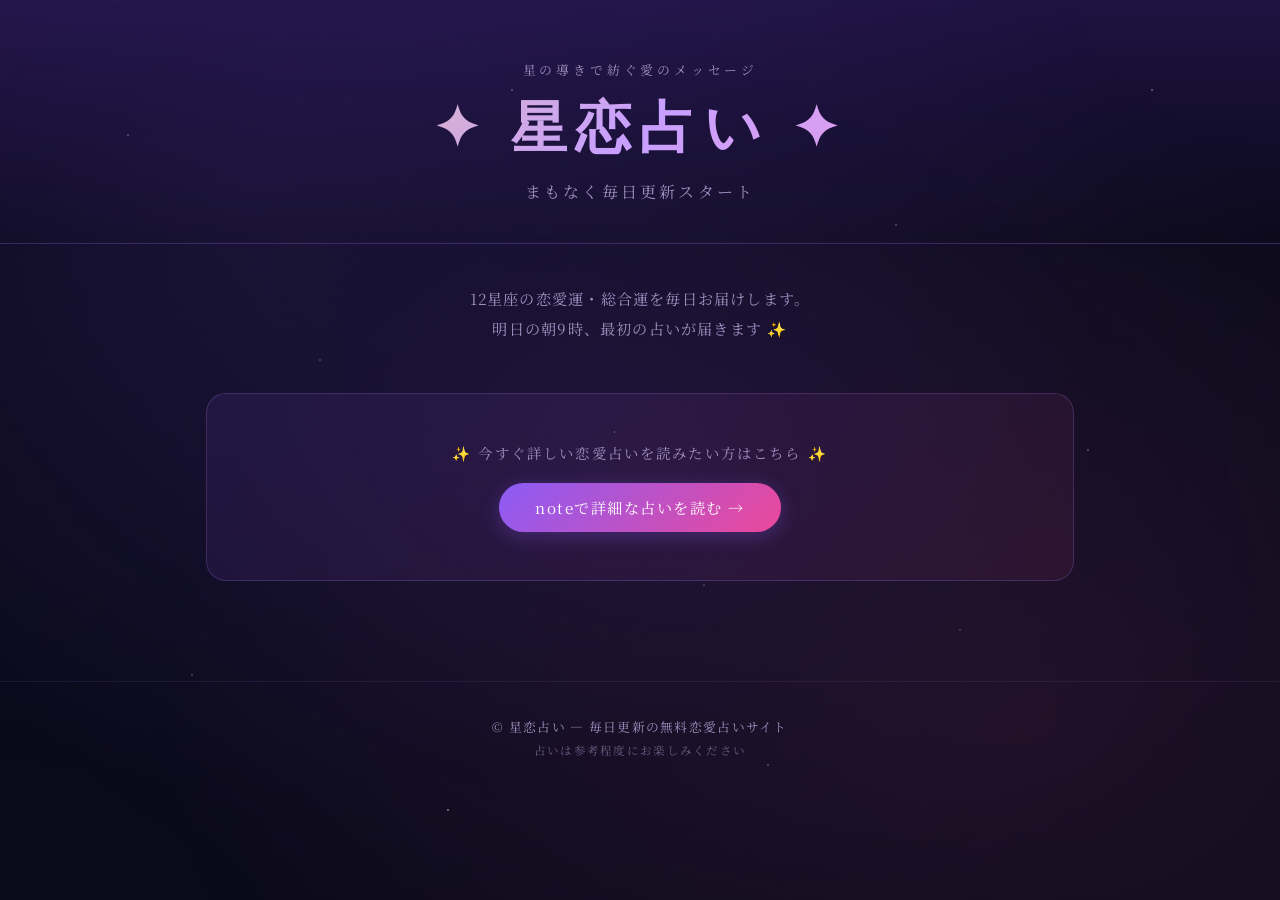
<file: hoshikoi-uranai/docs/index.html>
<!DOCTYPE html>
<html lang="ja">
<head>
  <meta charset="UTF-8">
  <meta name="viewport" content="width=device-width, initial-scale=1.0">
  <meta name="description" content="12星座の恋愛運・総合運を毎日更新でお届けする無料占いサイト。星の導きであなたの恋を後押しします。">
  <title>星恋占い ✨ 12星座恋愛運 | 毎日更新</title>
  <link rel="preconnect" href="https://fonts.googleapis.com">
  <link href="https://fonts.googleapis.com/css2?family=Noto+Serif+JP:wght@400;700&family=Cinzel:wght@400;700&display=swap" rel="stylesheet">
  <link rel="stylesheet" href="style.css">
</head>
<body>
  <div class="stars-bg"></div>
  <header>
    <div class="header-inner">
      <p class="site-subtitle">星の導きで紡ぐ愛のメッセージ</p>
      <h1 class="site-title">✦ 星恋占い ✦</h1>
      <p class="today-date">まもなく毎日更新スタート</p>
    </div>
  </header>
  <main>
    <section class="intro">
      <p>12星座の恋愛運・総合運を毎日お届けします。<br>明日の朝9時、最初の占いが届きます ✨</p>
    </section>
    <section class="note-link">
      <p>✨ 今すぐ詳しい恋愛占いを読みたい方はこちら ✨</p>
      <a href="https://note.com/lucky_godwit6515" target="_blank" class="note-btn">
        noteで詳細な占いを読む →
      </a>
    </section>
  </main>
  <footer>
    <p>© 星恋占い — 毎日更新の無料恋愛占いサイト</p>
    <p class="footer-note">占いは参考程度にお楽しみください</p>
  </footer>
</body>
</html>
</file>
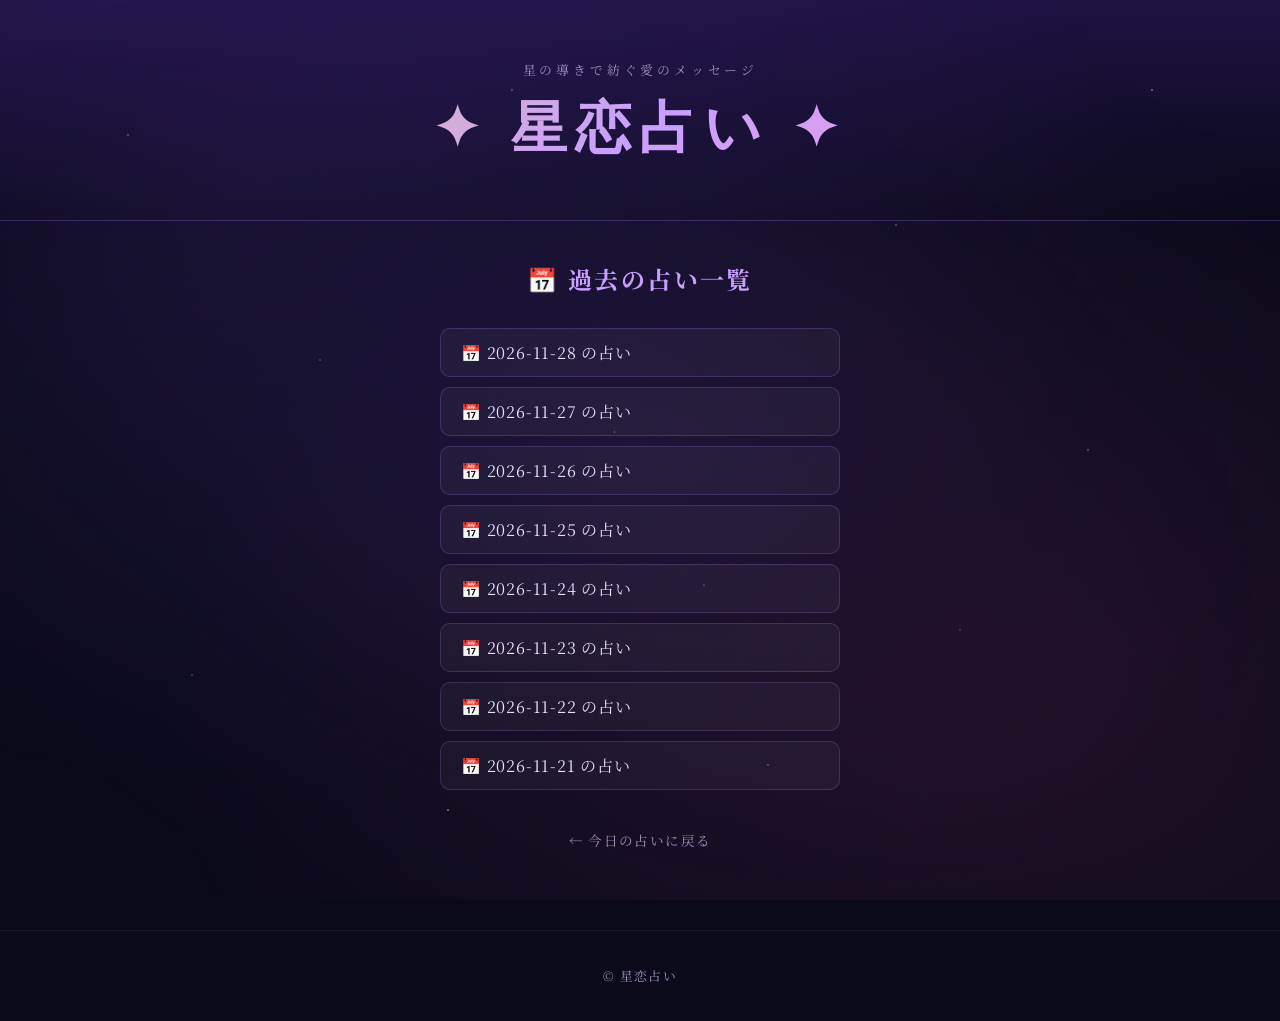
<file: docs/archive.html>
<!DOCTYPE html>
<html lang="ja">
<head>
  <meta charset="UTF-8">
  <meta name="viewport" content="width=device-width, initial-scale=1.0">
  <title>過去の占い一覧 | 星恋占い</title>
  <link rel="preconnect" href="https://fonts.googleapis.com">
  <link href="https://fonts.googleapis.com/css2?family=Noto+Serif+JP:wght@400;700&family=Cinzel:wght@400;700&display=swap" rel="stylesheet">
  <link rel="stylesheet" href="style.css">
</head>
<body>
  <div class="stars-bg"></div>
  <header>
    <div class="header-inner">
      <p class="site-subtitle">星の導きで紡ぐ愛のメッセージ</p>
      <h1 class="site-title">✦ 星恋占い ✦</h1>
    </div>
  </header>
  <main>
    <h2 class="archive-title">📅 過去の占い一覧</h2>
    <ul class="archive-list">
<li><a href="horoscope/2026-11-28.html">📅 2026-11-28 の占い</a></li>
<li><a href="horoscope/2026-11-27.html">📅 2026-11-27 の占い</a></li>
<li><a href="horoscope/2026-11-26.html">📅 2026-11-26 の占い</a></li>
<li><a href="horoscope/2026-11-25.html">📅 2026-11-25 の占い</a></li>
<li><a href="horoscope/2026-11-24.html">📅 2026-11-24 の占い</a></li>
<li><a href="horoscope/2026-11-23.html">📅 2026-11-23 の占い</a></li>
<li><a href="horoscope/2026-11-22.html">📅 2026-11-22 の占い</a></li>
<li><a href="horoscope/2026-11-21.html">📅 2026-11-21 の占い</a></li>

    </ul>
    <p><a href="index.html" class="back-link">← 今日の占いに戻る</a></p>
  </main>
  <footer>
    <p>© 星恋占い</p>
  </footer>
</body>
</html>
</file>
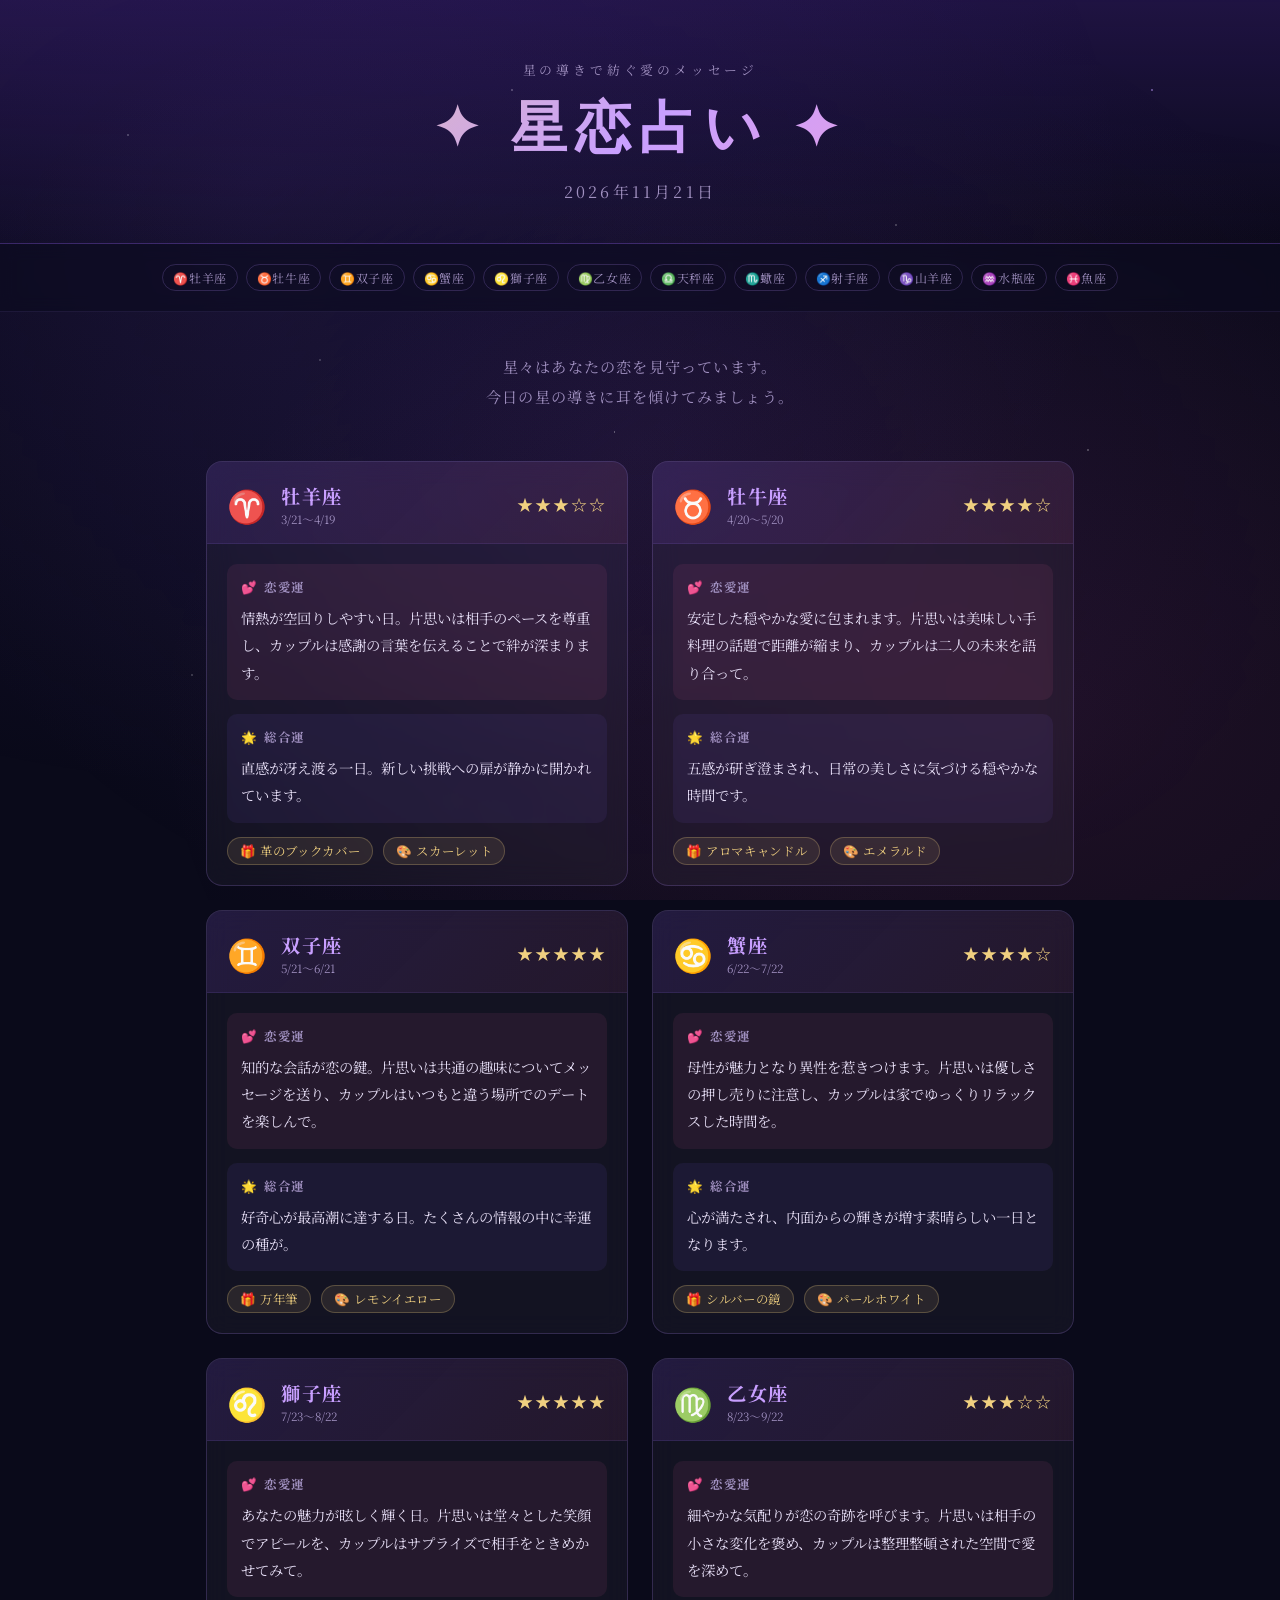
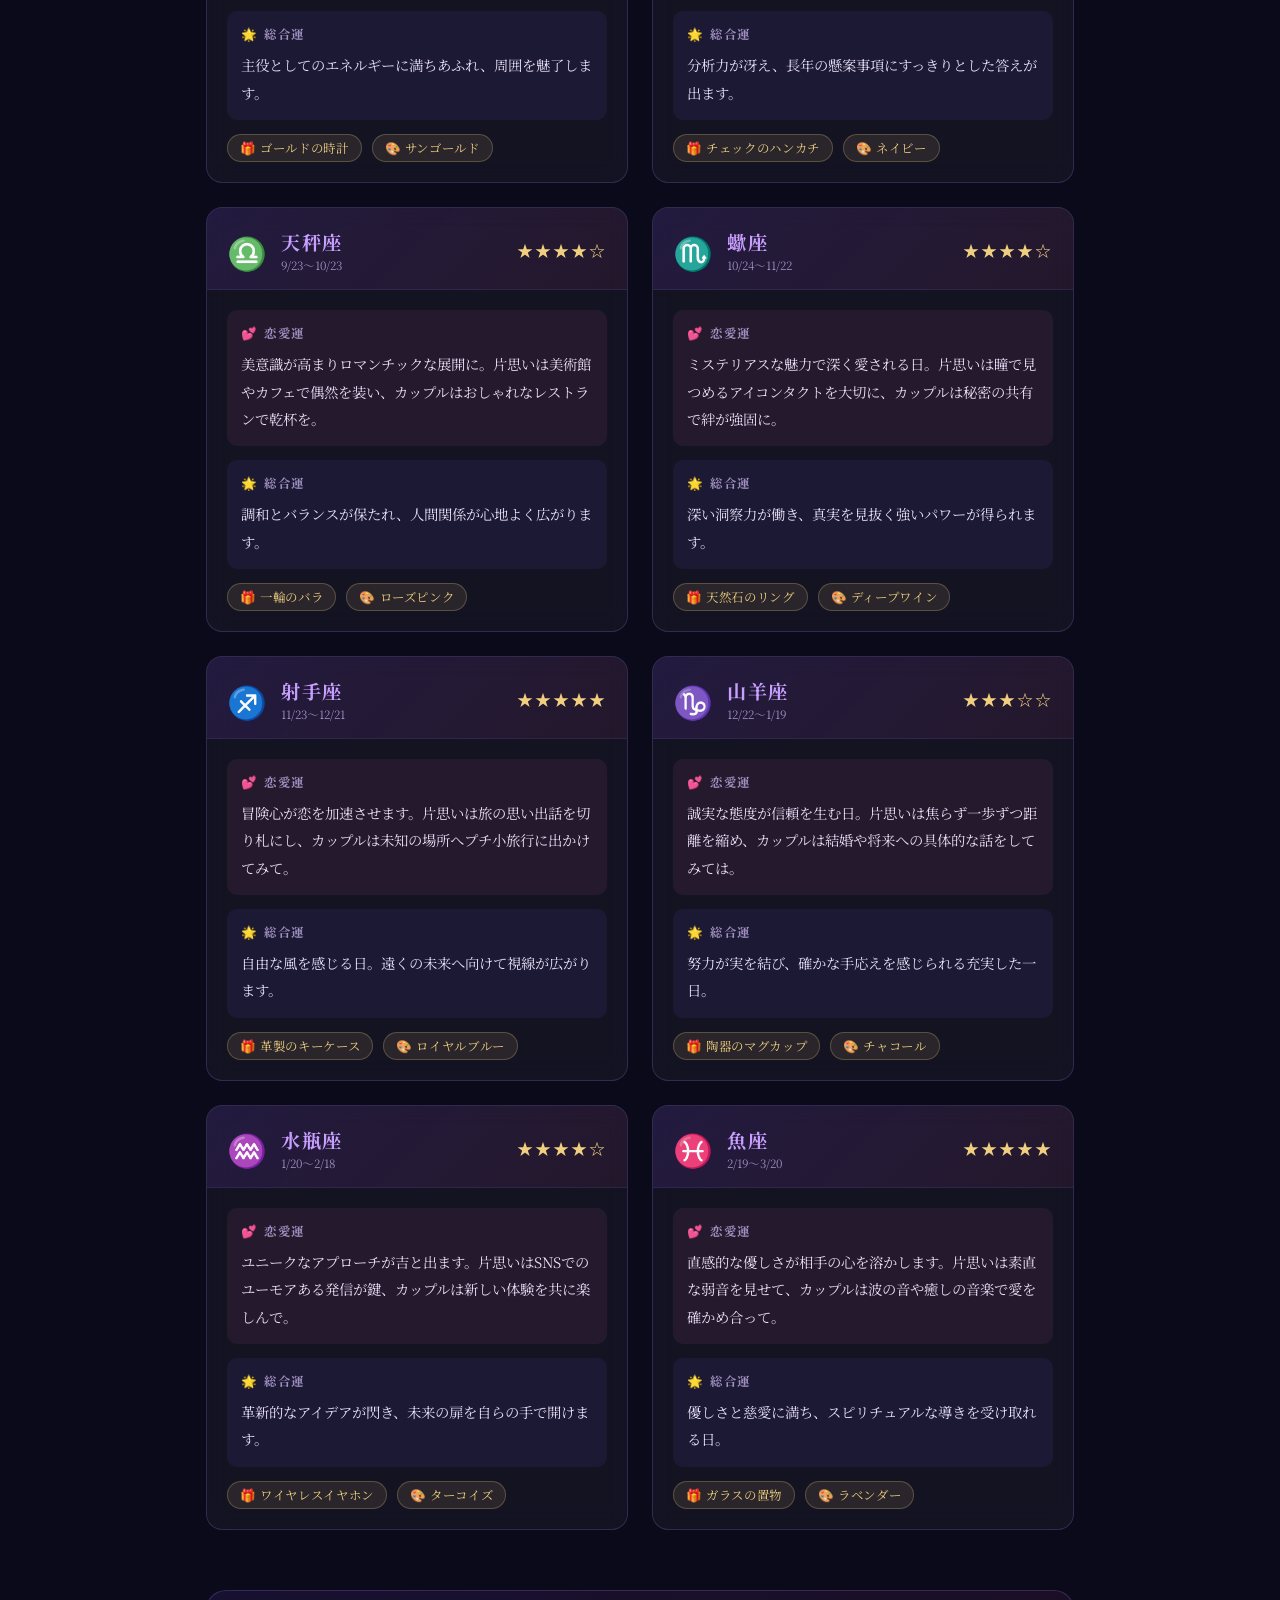
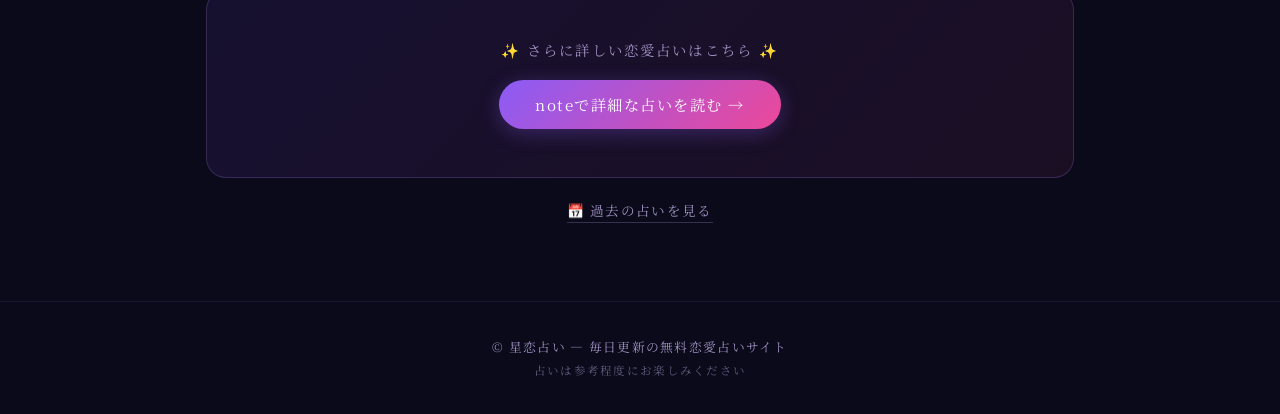
<file: docs/horoscope/2026-11-21.html>
<!DOCTYPE html>
<html lang="ja">
<head>
  <meta charset="UTF-8">
  <meta name="viewport" content="width=device-width, initial-scale=1.0">
  <meta name="description" content="2026年11月21日の12星座恋愛占い。今日のあなたの恋愛運・総合運・ラッキーアイテムを毎日更新でお届けします。">
  <meta property="og:title" content="2026年11月21日の星恋占い | 12星座恋愛運">
  <meta property="og:description" content="今日の恋愛運を星の導きでチェック。毎日更新の無料占いサイト。">
  <title>[アーカイブ] 2026年11月21日の星恋占い | 星恋占い</title>
  <link rel="preconnect" href="https://fonts.googleapis.com">
  <link href="https://fonts.googleapis.com/css2?family=Noto+Serif+JP:wght@400;700&family=Cinzel:wght@400;700&display=swap" rel="stylesheet">
  <link rel="stylesheet" href="../style.css">
</head>
<body>
  <div class="stars-bg"></div>

  <header>
    <div class="header-inner">
      <p class="site-subtitle">星の導きで紡ぐ愛のメッセージ</p>
      <h1 class="site-title">✦ 星恋占い ✦</h1>
      <p class="today-date">2026年11月21日</p>
    </div>
  </header>

  <nav class="sign-nav">
    <a href="#aries">♈牡羊座</a><a href="#taurus">♉牡牛座</a><a href="#gemini">♊双子座</a><a href="#cancer">♋蟹座</a><a href="#leo">♌獅子座</a><a href="#virgo">♍乙女座</a><a href="#libra">♎天秤座</a><a href="#scorpio">♏蠍座</a><a href="#sagittarius">♐射手座</a><a href="#capricorn">♑山羊座</a><a href="#aquarius">♒水瓶座</a><a href="#pisces">♓魚座</a>
  </nav>

  <main>
    <section class="intro">
      <p>星々はあなたの恋を見守っています。<br>今日の星の導きに耳を傾けてみましょう。</p>
    </section>

    <div class="cards-grid">

        <article class="card" id="aries">
          <div class="card-header">
            <span class="emoji">♈</span>
            <div>
              <h2 class="sign-name">牡羊座</h2>
              <p class="period">3/21〜4/19</p>
            </div>
            <span class="stars">★★★☆☆</span>
          </div>
          <div class="card-body">
            <div class="section love-section">
              <h3>💕 恋愛運</h3>
              <p>情熱が空回りしやすい日。片思いは相手のペースを尊重し、カップルは感謝の言葉を伝えることで絆が深まります。</p>
            </div>
            <div class="section general-section">
              <h3>🌟 総合運</h3>
              <p>直感が冴え渡る一日。新しい挑戦への扉が静かに開かれています。</p>
            </div>
            <div class="lucky-row">
              <span class="lucky-badge">🎁 革のブックカバー</span>
              <span class="lucky-badge">🎨 スカーレット</span>
            </div>
          </div>
        </article>

        <article class="card" id="taurus">
          <div class="card-header">
            <span class="emoji">♉</span>
            <div>
              <h2 class="sign-name">牡牛座</h2>
              <p class="period">4/20〜5/20</p>
            </div>
            <span class="stars">★★★★☆</span>
          </div>
          <div class="card-body">
            <div class="section love-section">
              <h3>💕 恋愛運</h3>
              <p>安定した穏やかな愛に包まれます。片思いは美味しい手料理の話題で距離が縮まり、カップルは二人の未来を語り合って。</p>
            </div>
            <div class="section general-section">
              <h3>🌟 総合運</h3>
              <p>五感が研ぎ澄まされ、日常の美しさに気づける穏やかな時間です。</p>
            </div>
            <div class="lucky-row">
              <span class="lucky-badge">🎁 アロマキャンドル</span>
              <span class="lucky-badge">🎨 エメラルド</span>
            </div>
          </div>
        </article>

        <article class="card" id="gemini">
          <div class="card-header">
            <span class="emoji">♊</span>
            <div>
              <h2 class="sign-name">双子座</h2>
              <p class="period">5/21〜6/21</p>
            </div>
            <span class="stars">★★★★★</span>
          </div>
          <div class="card-body">
            <div class="section love-section">
              <h3>💕 恋愛運</h3>
              <p>知的な会話が恋の鍵。片思いは共通の趣味についてメッセージを送り、カップルはいつもと違う場所でのデートを楽しんで。</p>
            </div>
            <div class="section general-section">
              <h3>🌟 総合運</h3>
              <p>好奇心が最高潮に達する日。たくさんの情報の中に幸運の種が。</p>
            </div>
            <div class="lucky-row">
              <span class="lucky-badge">🎁 万年筆</span>
              <span class="lucky-badge">🎨 レモンイエロー</span>
            </div>
          </div>
        </article>

        <article class="card" id="cancer">
          <div class="card-header">
            <span class="emoji">♋</span>
            <div>
              <h2 class="sign-name">蟹座</h2>
              <p class="period">6/22〜7/22</p>
            </div>
            <span class="stars">★★★★☆</span>
          </div>
          <div class="card-body">
            <div class="section love-section">
              <h3>💕 恋愛運</h3>
              <p>母性が魅力となり異性を惹きつけます。片思いは優しさの押し売りに注意し、カップルは家でゆっくりリラックスした時間を。</p>
            </div>
            <div class="section general-section">
              <h3>🌟 総合運</h3>
              <p>心が満たされ、内面からの輝きが増す素晴らしい一日となります。</p>
            </div>
            <div class="lucky-row">
              <span class="lucky-badge">🎁 シルバーの鏡</span>
              <span class="lucky-badge">🎨 パールホワイト</span>
            </div>
          </div>
        </article>

        <article class="card" id="leo">
          <div class="card-header">
            <span class="emoji">♌</span>
            <div>
              <h2 class="sign-name">獅子座</h2>
              <p class="period">7/23〜8/22</p>
            </div>
            <span class="stars">★★★★★</span>
          </div>
          <div class="card-body">
            <div class="section love-section">
              <h3>💕 恋愛運</h3>
              <p>あなたの魅力が眩しく輝く日。片思いは堂々とした笑顔でアピールを、カップルはサプライズで相手をときめかせてみて。</p>
            </div>
            <div class="section general-section">
              <h3>🌟 総合運</h3>
              <p>主役としてのエネルギーに満ちあふれ、周囲を魅了します。</p>
            </div>
            <div class="lucky-row">
              <span class="lucky-badge">🎁 ゴールドの時計</span>
              <span class="lucky-badge">🎨 サンゴールド</span>
            </div>
          </div>
        </article>

        <article class="card" id="virgo">
          <div class="card-header">
            <span class="emoji">♍</span>
            <div>
              <h2 class="sign-name">乙女座</h2>
              <p class="period">8/23〜9/22</p>
            </div>
            <span class="stars">★★★☆☆</span>
          </div>
          <div class="card-body">
            <div class="section love-section">
              <h3>💕 恋愛運</h3>
              <p>細やかな気配りが恋の奇跡を呼びます。片思いは相手の小さな変化を褒め、カップルは整理整頓された空間で愛を深めて。</p>
            </div>
            <div class="section general-section">
              <h3>🌟 総合運</h3>
              <p>分析力が冴え、長年の懸案事項にすっきりとした答えが出ます。</p>
            </div>
            <div class="lucky-row">
              <span class="lucky-badge">🎁 チェックのハンカチ</span>
              <span class="lucky-badge">🎨 ネイビー</span>
            </div>
          </div>
        </article>

        <article class="card" id="libra">
          <div class="card-header">
            <span class="emoji">♎</span>
            <div>
              <h2 class="sign-name">天秤座</h2>
              <p class="period">9/23〜10/23</p>
            </div>
            <span class="stars">★★★★☆</span>
          </div>
          <div class="card-body">
            <div class="section love-section">
              <h3>💕 恋愛運</h3>
              <p>美意識が高まりロマンチックな展開に。片思いは美術館やカフェで偶然を装い、カップルはおしゃれなレストランで乾杯を。</p>
            </div>
            <div class="section general-section">
              <h3>🌟 総合運</h3>
              <p>調和とバランスが保たれ、人間関係が心地よく広がります。</p>
            </div>
            <div class="lucky-row">
              <span class="lucky-badge">🎁 一輪のバラ</span>
              <span class="lucky-badge">🎨 ローズピンク</span>
            </div>
          </div>
        </article>

        <article class="card" id="scorpio">
          <div class="card-header">
            <span class="emoji">♏</span>
            <div>
              <h2 class="sign-name">蠍座</h2>
              <p class="period">10/24〜11/22</p>
            </div>
            <span class="stars">★★★★☆</span>
          </div>
          <div class="card-body">
            <div class="section love-section">
              <h3>💕 恋愛運</h3>
              <p>ミステリアスな魅力で深く愛される日。片思いは瞳で見つめるアイコンタクトを大切に、カップルは秘密の共有で絆が強固に。</p>
            </div>
            <div class="section general-section">
              <h3>🌟 総合運</h3>
              <p>深い洞察力が働き、真実を見抜く強いパワーが得られます。</p>
            </div>
            <div class="lucky-row">
              <span class="lucky-badge">🎁 天然石のリング</span>
              <span class="lucky-badge">🎨 ディープワイン</span>
            </div>
          </div>
        </article>

        <article class="card" id="sagittarius">
          <div class="card-header">
            <span class="emoji">♐</span>
            <div>
              <h2 class="sign-name">射手座</h2>
              <p class="period">11/23〜12/21</p>
            </div>
            <span class="stars">★★★★★</span>
          </div>
          <div class="card-body">
            <div class="section love-section">
              <h3>💕 恋愛運</h3>
              <p>冒険心が恋を加速させます。片思いは旅の思い出話を切り札にし、カップルは未知の場所へプチ小旅行に出かけてみて。</p>
            </div>
            <div class="section general-section">
              <h3>🌟 総合運</h3>
              <p>自由な風を感じる日。遠くの未来へ向けて視線が広がります。</p>
            </div>
            <div class="lucky-row">
              <span class="lucky-badge">🎁 革製のキーケース</span>
              <span class="lucky-badge">🎨 ロイヤルブルー</span>
            </div>
          </div>
        </article>

        <article class="card" id="capricorn">
          <div class="card-header">
            <span class="emoji">♑</span>
            <div>
              <h2 class="sign-name">山羊座</h2>
              <p class="period">12/22〜1/19</p>
            </div>
            <span class="stars">★★★☆☆</span>
          </div>
          <div class="card-body">
            <div class="section love-section">
              <h3>💕 恋愛運</h3>
              <p>誠実な態度が信頼を生む日。片思いは焦らず一歩ずつ距離を縮め、カップルは結婚や将来への具体的な話をしてみては。</p>
            </div>
            <div class="section general-section">
              <h3>🌟 総合運</h3>
              <p>努力が実を結び、確かな手応えを感じられる充実した一日。</p>
            </div>
            <div class="lucky-row">
              <span class="lucky-badge">🎁 陶器のマグカップ</span>
              <span class="lucky-badge">🎨 チャコール</span>
            </div>
          </div>
        </article>

        <article class="card" id="aquarius">
          <div class="card-header">
            <span class="emoji">♒</span>
            <div>
              <h2 class="sign-name">水瓶座</h2>
              <p class="period">1/20〜2/18</p>
            </div>
            <span class="stars">★★★★☆</span>
          </div>
          <div class="card-body">
            <div class="section love-section">
              <h3>💕 恋愛運</h3>
              <p>ユニークなアプローチが吉と出ます。片思いはSNSでのユーモアある発信が鍵、カップルは新しい体験を共に楽しんで。</p>
            </div>
            <div class="section general-section">
              <h3>🌟 総合運</h3>
              <p>革新的なアイデアが閃き、未来の扉を自らの手で開けます。</p>
            </div>
            <div class="lucky-row">
              <span class="lucky-badge">🎁 ワイヤレスイヤホン</span>
              <span class="lucky-badge">🎨 ターコイズ</span>
            </div>
          </div>
        </article>

        <article class="card" id="pisces">
          <div class="card-header">
            <span class="emoji">♓</span>
            <div>
              <h2 class="sign-name">魚座</h2>
              <p class="period">2/19〜3/20</p>
            </div>
            <span class="stars">★★★★★</span>
          </div>
          <div class="card-body">
            <div class="section love-section">
              <h3>💕 恋愛運</h3>
              <p>直感的な優しさが相手の心を溶かします。片思いは素直な弱音を見せて、カップルは波の音や癒しの音楽で愛を確かめ合って。</p>
            </div>
            <div class="section general-section">
              <h3>🌟 総合運</h3>
              <p>優しさと慈愛に満ち、スピリチュアルな導きを受け取れる日。</p>
            </div>
            <div class="lucky-row">
              <span class="lucky-badge">🎁 ガラスの置物</span>
              <span class="lucky-badge">🎨 ラベンダー</span>
            </div>
          </div>
        </article>

    </div>

    <section class="note-link">
      <p>✨ さらに詳しい恋愛占いはこちら ✨</p>
      <a href="https://note.com/lucky_godwit6515" target="_blank" class="note-btn">
        noteで詳細な占いを読む →
      </a>
    </section>

    <section class="archive-link">
      <a href="../archive.html">📅 過去の占いを見る</a>
    </section>
  </main>

  <footer>
    <p>© 星恋占い — 毎日更新の無料恋愛占いサイト</p>
    <p class="footer-note">占いは参考程度にお楽しみください</p>
  </footer>
</body>
</html>
</file>
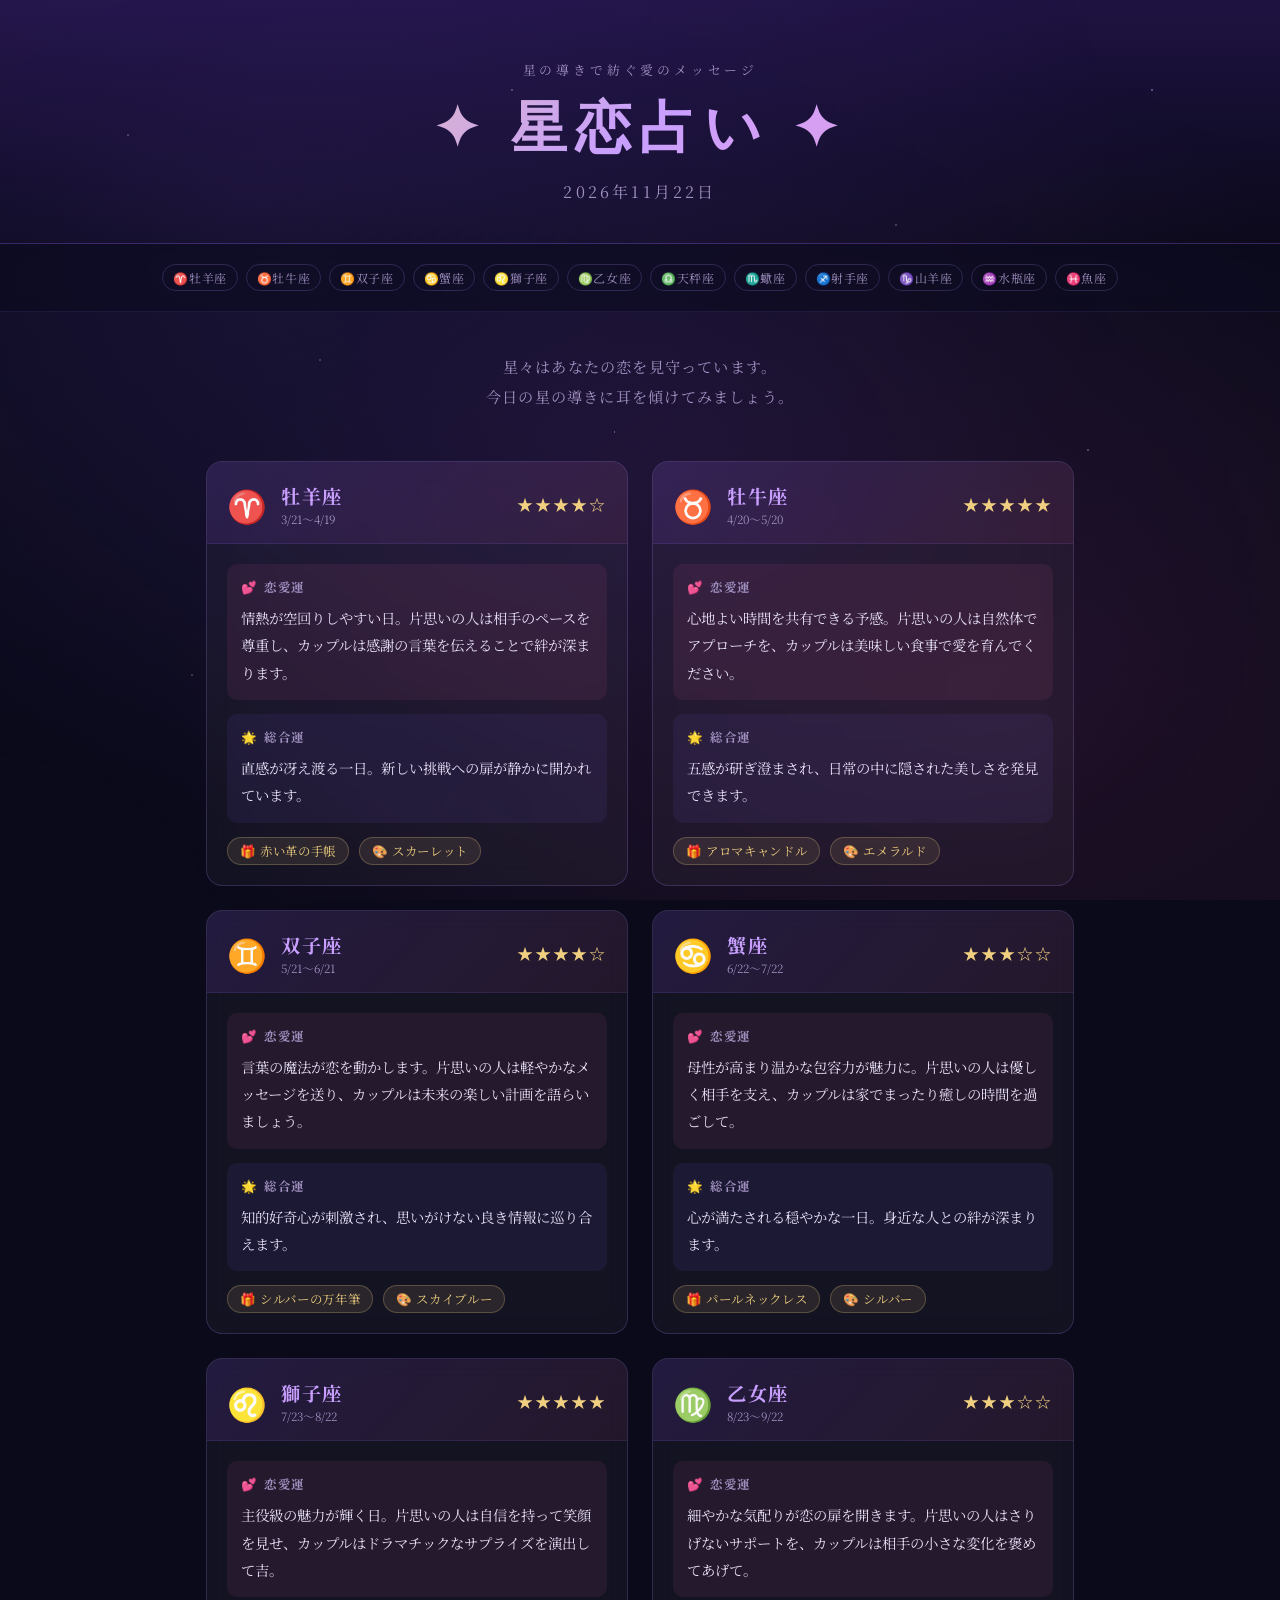
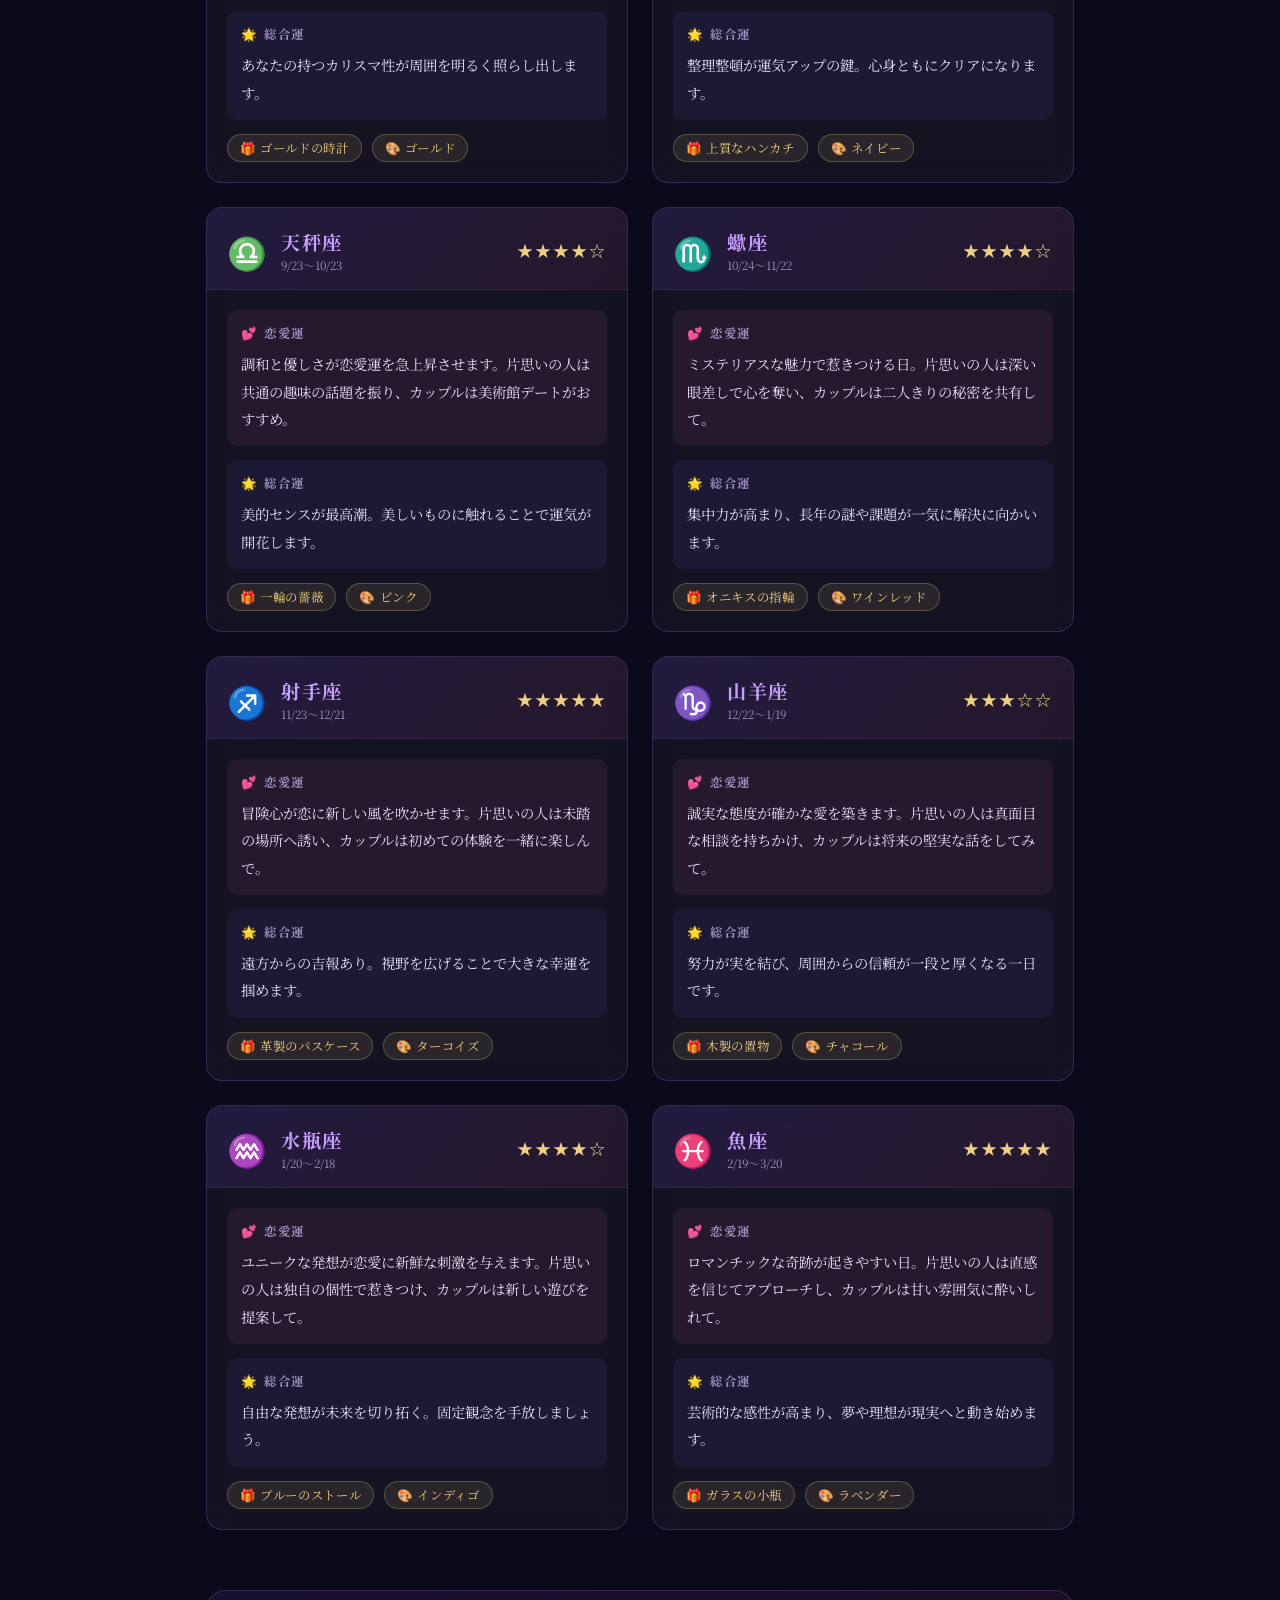
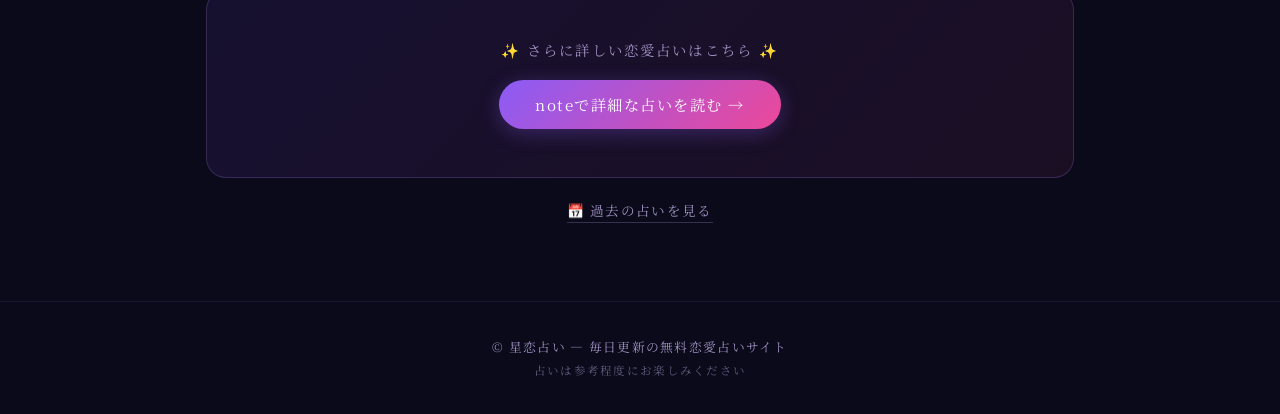
<file: docs/horoscope/2026-11-22.html>
<!DOCTYPE html>
<html lang="ja">
<head>
  <meta charset="UTF-8">
  <meta name="viewport" content="width=device-width, initial-scale=1.0">
  <meta name="description" content="2026年11月22日の12星座恋愛占い。今日のあなたの恋愛運・総合運・ラッキーアイテムを毎日更新でお届けします。">
  <meta property="og:title" content="2026年11月22日の星恋占い | 12星座恋愛運">
  <meta property="og:description" content="今日の恋愛運を星の導きでチェック。毎日更新の無料占いサイト。">
  <title>[アーカイブ] 2026年11月22日の星恋占い | 星恋占い</title>
  <link rel="preconnect" href="https://fonts.googleapis.com">
  <link href="https://fonts.googleapis.com/css2?family=Noto+Serif+JP:wght@400;700&family=Cinzel:wght@400;700&display=swap" rel="stylesheet">
  <link rel="stylesheet" href="../style.css">
</head>
<body>
  <div class="stars-bg"></div>

  <header>
    <div class="header-inner">
      <p class="site-subtitle">星の導きで紡ぐ愛のメッセージ</p>
      <h1 class="site-title">✦ 星恋占い ✦</h1>
      <p class="today-date">2026年11月22日</p>
    </div>
  </header>

  <nav class="sign-nav">
    <a href="#aries">♈牡羊座</a><a href="#taurus">♉牡牛座</a><a href="#gemini">♊双子座</a><a href="#cancer">♋蟹座</a><a href="#leo">♌獅子座</a><a href="#virgo">♍乙女座</a><a href="#libra">♎天秤座</a><a href="#scorpio">♏蠍座</a><a href="#sagittarius">♐射手座</a><a href="#capricorn">♑山羊座</a><a href="#aquarius">♒水瓶座</a><a href="#pisces">♓魚座</a>
  </nav>

  <main>
    <section class="intro">
      <p>星々はあなたの恋を見守っています。<br>今日の星の導きに耳を傾けてみましょう。</p>
    </section>

    <div class="cards-grid">

        <article class="card" id="aries">
          <div class="card-header">
            <span class="emoji">♈</span>
            <div>
              <h2 class="sign-name">牡羊座</h2>
              <p class="period">3/21〜4/19</p>
            </div>
            <span class="stars">★★★★☆</span>
          </div>
          <div class="card-body">
            <div class="section love-section">
              <h3>💕 恋愛運</h3>
              <p>情熱が空回りしやすい日。片思いの人は相手のペースを尊重し、カップルは感謝の言葉を伝えることで絆が深まります。</p>
            </div>
            <div class="section general-section">
              <h3>🌟 総合運</h3>
              <p>直感が冴え渡る一日。新しい挑戦への扉が静かに開かれています。</p>
            </div>
            <div class="lucky-row">
              <span class="lucky-badge">🎁 赤い革の手帳</span>
              <span class="lucky-badge">🎨 スカーレット</span>
            </div>
          </div>
        </article>

        <article class="card" id="taurus">
          <div class="card-header">
            <span class="emoji">♉</span>
            <div>
              <h2 class="sign-name">牡牛座</h2>
              <p class="period">4/20〜5/20</p>
            </div>
            <span class="stars">★★★★★</span>
          </div>
          <div class="card-body">
            <div class="section love-section">
              <h3>💕 恋愛運</h3>
              <p>心地よい時間を共有できる予感。片思いの人は自然体でアプローチを、カップルは美味しい食事で愛を育んでください。</p>
            </div>
            <div class="section general-section">
              <h3>🌟 総合運</h3>
              <p>五感が研ぎ澄まされ、日常の中に隠された美しさを発見できます。</p>
            </div>
            <div class="lucky-row">
              <span class="lucky-badge">🎁 アロマキャンドル</span>
              <span class="lucky-badge">🎨 エメラルド</span>
            </div>
          </div>
        </article>

        <article class="card" id="gemini">
          <div class="card-header">
            <span class="emoji">♊</span>
            <div>
              <h2 class="sign-name">双子座</h2>
              <p class="period">5/21〜6/21</p>
            </div>
            <span class="stars">★★★★☆</span>
          </div>
          <div class="card-body">
            <div class="section love-section">
              <h3>💕 恋愛運</h3>
              <p>言葉の魔法が恋を動かします。片思いの人は軽やかなメッセージを送り、カップルは未来の楽しい計画を語らいましょう。</p>
            </div>
            <div class="section general-section">
              <h3>🌟 総合運</h3>
              <p>知的好奇心が刺激され、思いがけない良き情報に巡り合えます。</p>
            </div>
            <div class="lucky-row">
              <span class="lucky-badge">🎁 シルバーの万年筆</span>
              <span class="lucky-badge">🎨 スカイブルー</span>
            </div>
          </div>
        </article>

        <article class="card" id="cancer">
          <div class="card-header">
            <span class="emoji">♋</span>
            <div>
              <h2 class="sign-name">蟹座</h2>
              <p class="period">6/22〜7/22</p>
            </div>
            <span class="stars">★★★☆☆</span>
          </div>
          <div class="card-body">
            <div class="section love-section">
              <h3>💕 恋愛運</h3>
              <p>母性が高まり温かな包容力が魅力に。片思いの人は優しく相手を支え、カップルは家でまったり癒しの時間を過ごして。</p>
            </div>
            <div class="section general-section">
              <h3>🌟 総合運</h3>
              <p>心が満たされる穏やかな一日。身近な人との絆が深まります。</p>
            </div>
            <div class="lucky-row">
              <span class="lucky-badge">🎁 パールネックレス</span>
              <span class="lucky-badge">🎨 シルバー</span>
            </div>
          </div>
        </article>

        <article class="card" id="leo">
          <div class="card-header">
            <span class="emoji">♌</span>
            <div>
              <h2 class="sign-name">獅子座</h2>
              <p class="period">7/23〜8/22</p>
            </div>
            <span class="stars">★★★★★</span>
          </div>
          <div class="card-body">
            <div class="section love-section">
              <h3>💕 恋愛運</h3>
              <p>主役級の魅力が輝く日。片思いの人は自信を持って笑顔を見せ、カップルはドラマチックなサプライズを演出して吉。</p>
            </div>
            <div class="section general-section">
              <h3>🌟 総合運</h3>
              <p>あなたの持つカリスマ性が周囲を明るく照らし出します。</p>
            </div>
            <div class="lucky-row">
              <span class="lucky-badge">🎁 ゴールドの時計</span>
              <span class="lucky-badge">🎨 ゴールド</span>
            </div>
          </div>
        </article>

        <article class="card" id="virgo">
          <div class="card-header">
            <span class="emoji">♍</span>
            <div>
              <h2 class="sign-name">乙女座</h2>
              <p class="period">8/23〜9/22</p>
            </div>
            <span class="stars">★★★☆☆</span>
          </div>
          <div class="card-body">
            <div class="section love-section">
              <h3>💕 恋愛運</h3>
              <p>細やかな気配りが恋の扉を開きます。片思いの人はさりげないサポートを、カップルは相手の小さな変化を褒めてあげて。</p>
            </div>
            <div class="section general-section">
              <h3>🌟 総合運</h3>
              <p>整理整頓が運気アップの鍵。心身ともにクリアになります。</p>
            </div>
            <div class="lucky-row">
              <span class="lucky-badge">🎁 上質なハンカチ</span>
              <span class="lucky-badge">🎨 ネイビー</span>
            </div>
          </div>
        </article>

        <article class="card" id="libra">
          <div class="card-header">
            <span class="emoji">♎</span>
            <div>
              <h2 class="sign-name">天秤座</h2>
              <p class="period">9/23〜10/23</p>
            </div>
            <span class="stars">★★★★☆</span>
          </div>
          <div class="card-body">
            <div class="section love-section">
              <h3>💕 恋愛運</h3>
              <p>調和と優しさが恋愛運を急上昇させます。片思いの人は共通の趣味の話題を振り、カップルは美術館デートがおすすめ。</p>
            </div>
            <div class="section general-section">
              <h3>🌟 総合運</h3>
              <p>美的センスが最高潮。美しいものに触れることで運気が開花します。</p>
            </div>
            <div class="lucky-row">
              <span class="lucky-badge">🎁 一輪の薔薇</span>
              <span class="lucky-badge">🎨 ピンク</span>
            </div>
          </div>
        </article>

        <article class="card" id="scorpio">
          <div class="card-header">
            <span class="emoji">♏</span>
            <div>
              <h2 class="sign-name">蠍座</h2>
              <p class="period">10/24〜11/22</p>
            </div>
            <span class="stars">★★★★☆</span>
          </div>
          <div class="card-body">
            <div class="section love-section">
              <h3>💕 恋愛運</h3>
              <p>ミステリアスな魅力で惹きつける日。片思いの人は深い眼差しで心を奪い、カップルは二人きりの秘密を共有して。</p>
            </div>
            <div class="section general-section">
              <h3>🌟 総合運</h3>
              <p>集中力が高まり、長年の謎や課題が一気に解決に向かいます。</p>
            </div>
            <div class="lucky-row">
              <span class="lucky-badge">🎁 オニキスの指輪</span>
              <span class="lucky-badge">🎨 ワインレッド</span>
            </div>
          </div>
        </article>

        <article class="card" id="sagittarius">
          <div class="card-header">
            <span class="emoji">♐</span>
            <div>
              <h2 class="sign-name">射手座</h2>
              <p class="period">11/23〜12/21</p>
            </div>
            <span class="stars">★★★★★</span>
          </div>
          <div class="card-body">
            <div class="section love-section">
              <h3>💕 恋愛運</h3>
              <p>冒険心が恋に新しい風を吹かせます。片思いの人は未踏の場所へ誘い、カップルは初めての体験を一緒に楽しんで。</p>
            </div>
            <div class="section general-section">
              <h3>🌟 総合運</h3>
              <p>遠方からの吉報あり。視野を広げることで大きな幸運を掴めます。</p>
            </div>
            <div class="lucky-row">
              <span class="lucky-badge">🎁 革製のパスケース</span>
              <span class="lucky-badge">🎨 ターコイズ</span>
            </div>
          </div>
        </article>

        <article class="card" id="capricorn">
          <div class="card-header">
            <span class="emoji">♑</span>
            <div>
              <h2 class="sign-name">山羊座</h2>
              <p class="period">12/22〜1/19</p>
            </div>
            <span class="stars">★★★☆☆</span>
          </div>
          <div class="card-body">
            <div class="section love-section">
              <h3>💕 恋愛運</h3>
              <p>誠実な態度が確かな愛を築きます。片思いの人は真面目な相談を持ちかけ、カップルは将来の堅実な話をしてみて。</p>
            </div>
            <div class="section general-section">
              <h3>🌟 総合運</h3>
              <p>努力が実を結び、周囲からの信頼が一段と厚くなる一日です。</p>
            </div>
            <div class="lucky-row">
              <span class="lucky-badge">🎁 木製の置物</span>
              <span class="lucky-badge">🎨 チャコール</span>
            </div>
          </div>
        </article>

        <article class="card" id="aquarius">
          <div class="card-header">
            <span class="emoji">♒</span>
            <div>
              <h2 class="sign-name">水瓶座</h2>
              <p class="period">1/20〜2/18</p>
            </div>
            <span class="stars">★★★★☆</span>
          </div>
          <div class="card-body">
            <div class="section love-section">
              <h3>💕 恋愛運</h3>
              <p>ユニークな発想が恋愛に新鮮な刺激を与えます。片思いの人は独自の個性で惹きつけ、カップルは新しい遊びを提案して。</p>
            </div>
            <div class="section general-section">
              <h3>🌟 総合運</h3>
              <p>自由な発想が未来を切り拓く。固定観念を手放しましょう。</p>
            </div>
            <div class="lucky-row">
              <span class="lucky-badge">🎁 ブルーのストール</span>
              <span class="lucky-badge">🎨 インディゴ</span>
            </div>
          </div>
        </article>

        <article class="card" id="pisces">
          <div class="card-header">
            <span class="emoji">♓</span>
            <div>
              <h2 class="sign-name">魚座</h2>
              <p class="period">2/19〜3/20</p>
            </div>
            <span class="stars">★★★★★</span>
          </div>
          <div class="card-body">
            <div class="section love-section">
              <h3>💕 恋愛運</h3>
              <p>ロマンチックな奇跡が起きやすい日。片思いの人は直感を信じてアプローチし、カップルは甘い雰囲気に酔いしれて。</p>
            </div>
            <div class="section general-section">
              <h3>🌟 総合運</h3>
              <p>芸術的な感性が高まり、夢や理想が現実へと動き始めます。</p>
            </div>
            <div class="lucky-row">
              <span class="lucky-badge">🎁 ガラスの小瓶</span>
              <span class="lucky-badge">🎨 ラベンダー</span>
            </div>
          </div>
        </article>

    </div>

    <section class="note-link">
      <p>✨ さらに詳しい恋愛占いはこちら ✨</p>
      <a href="https://note.com/lucky_godwit6515" target="_blank" class="note-btn">
        noteで詳細な占いを読む →
      </a>
    </section>

    <section class="archive-link">
      <a href="../archive.html">📅 過去の占いを見る</a>
    </section>
  </main>

  <footer>
    <p>© 星恋占い — 毎日更新の無料恋愛占いサイト</p>
    <p class="footer-note">占いは参考程度にお楽しみください</p>
  </footer>
</body>
</html>
</file>
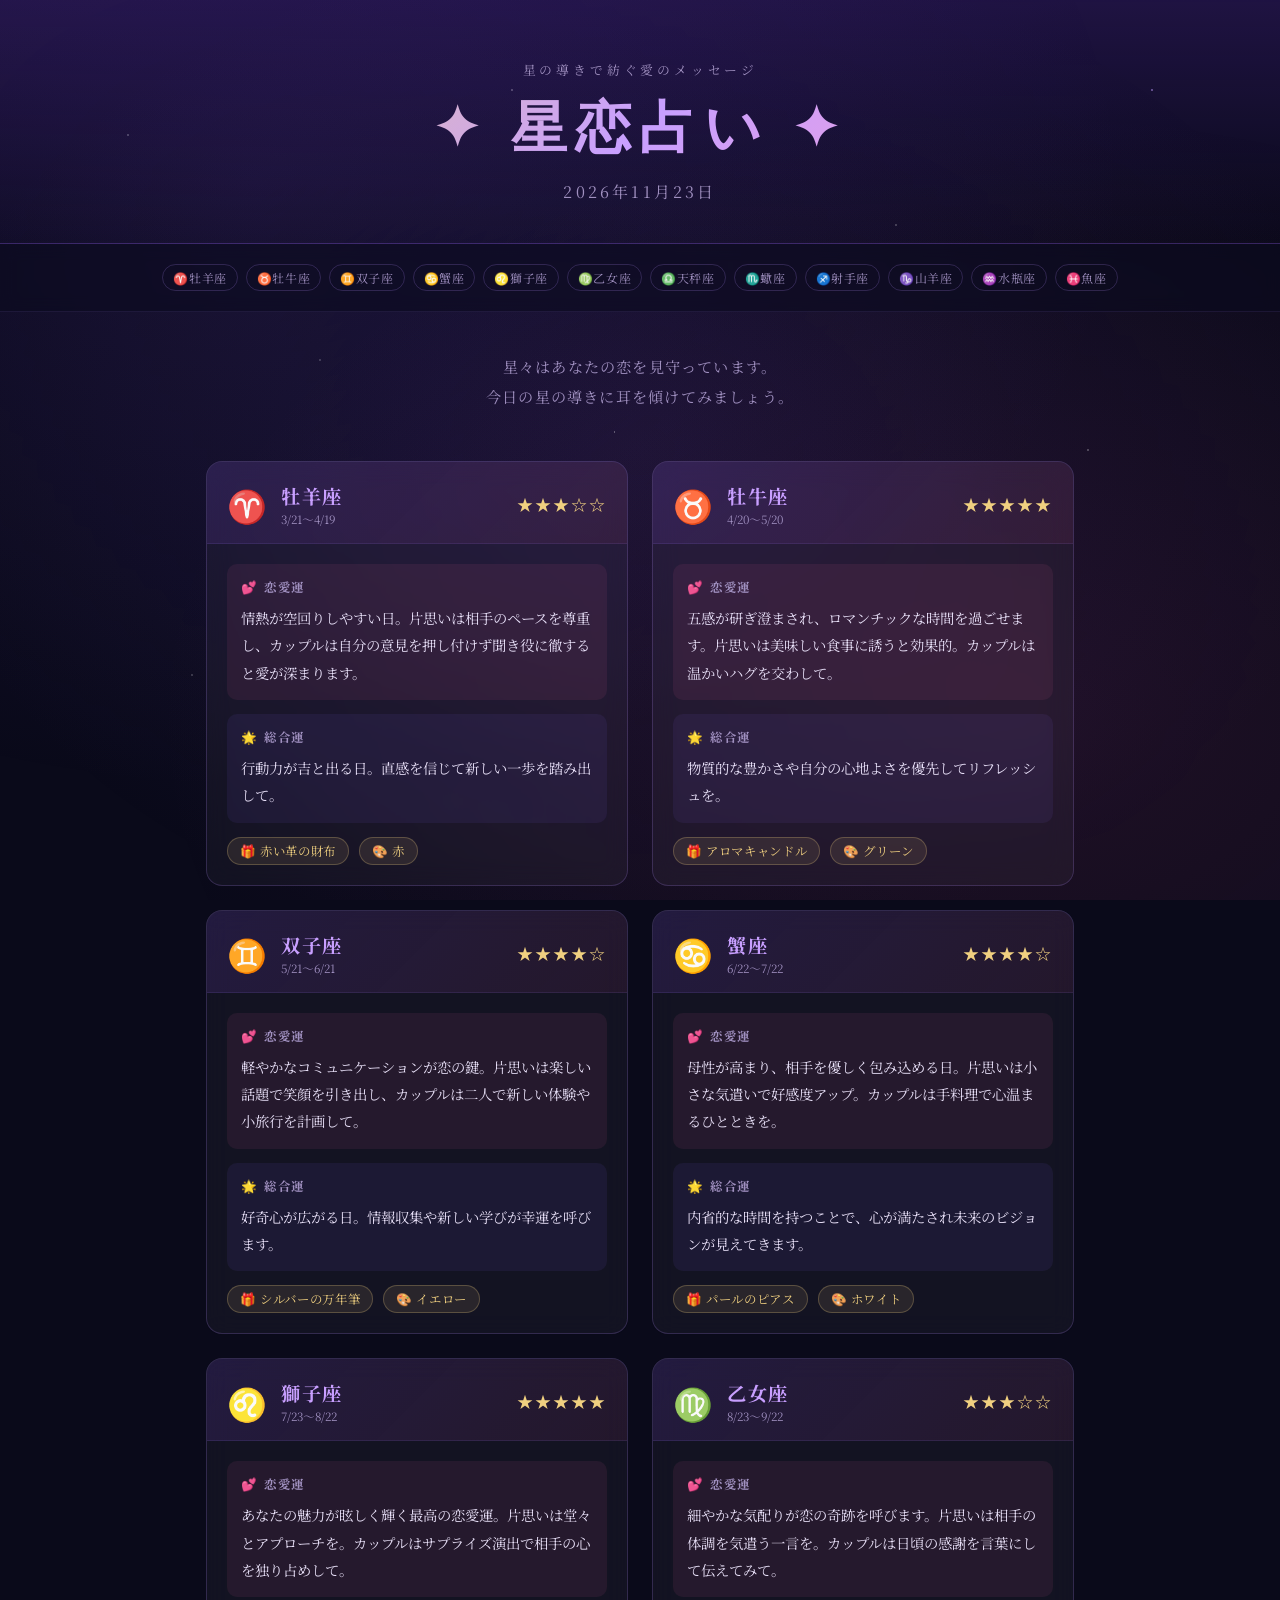
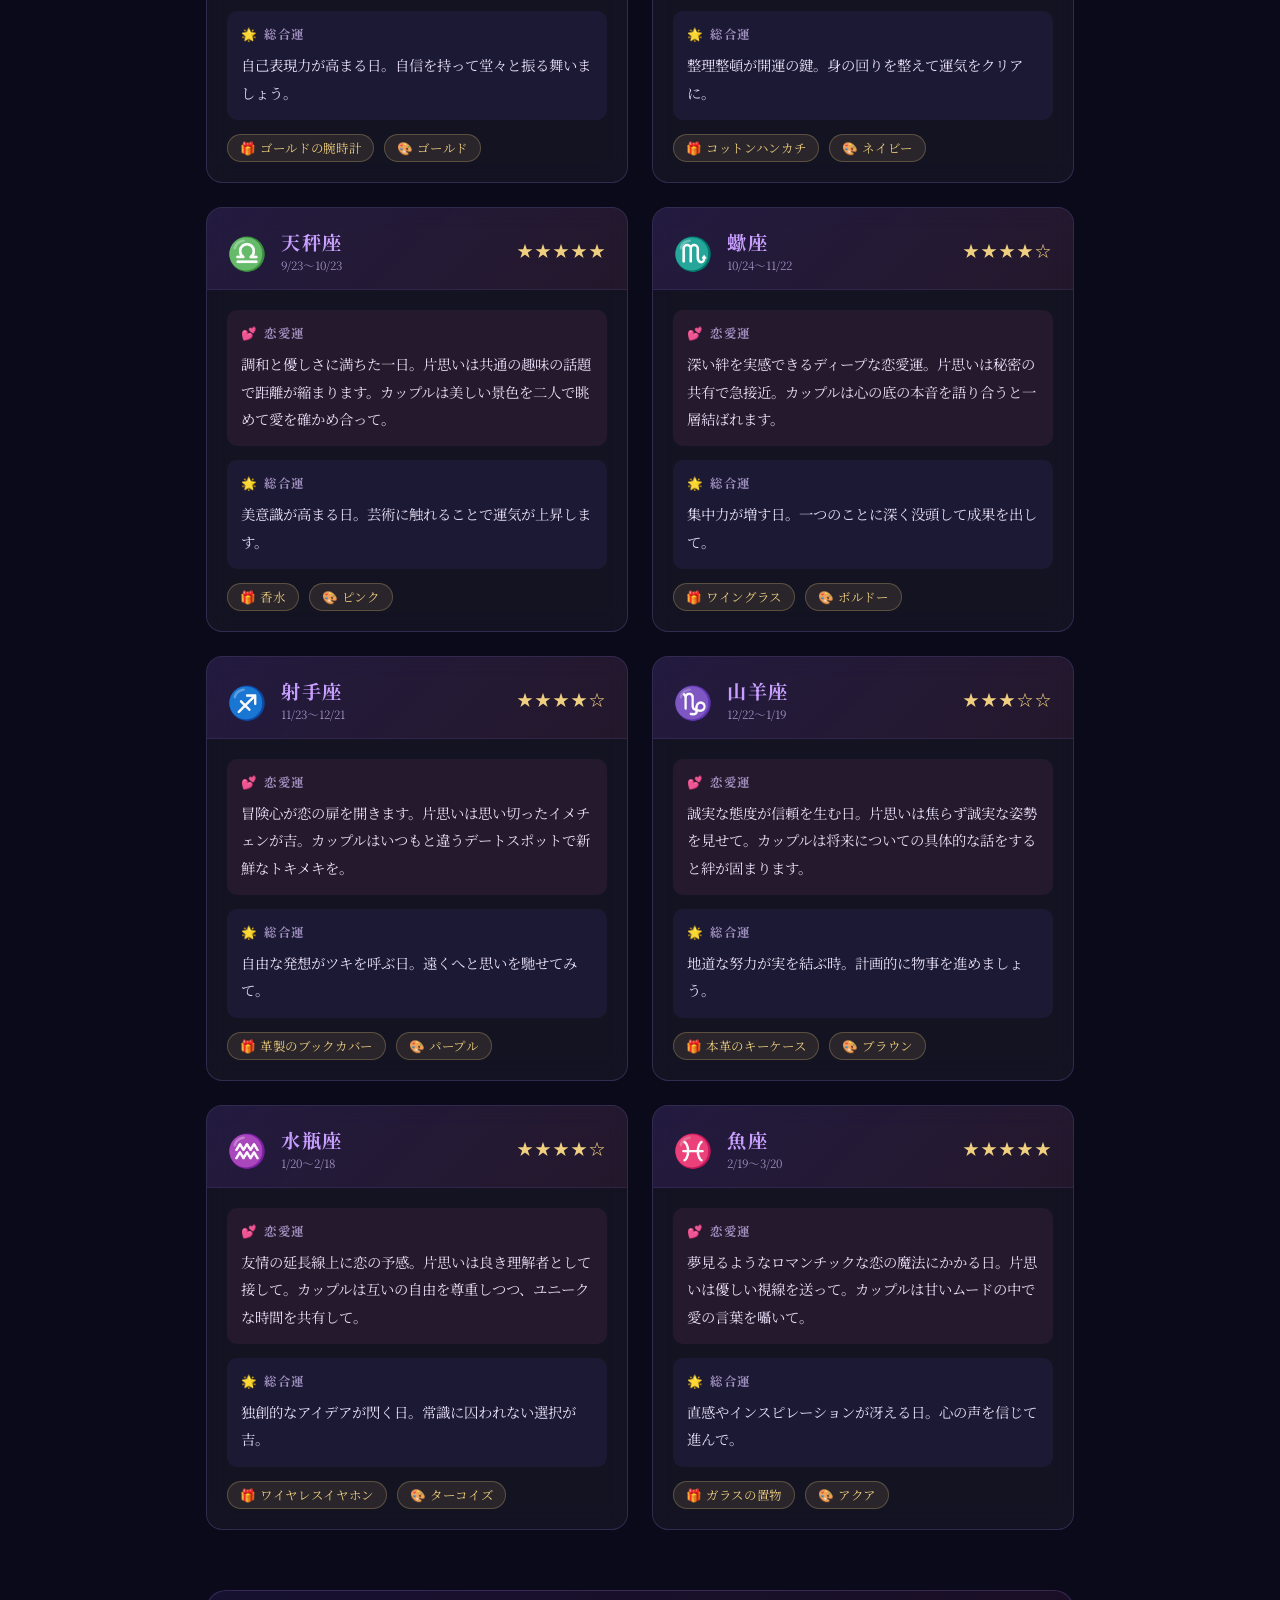
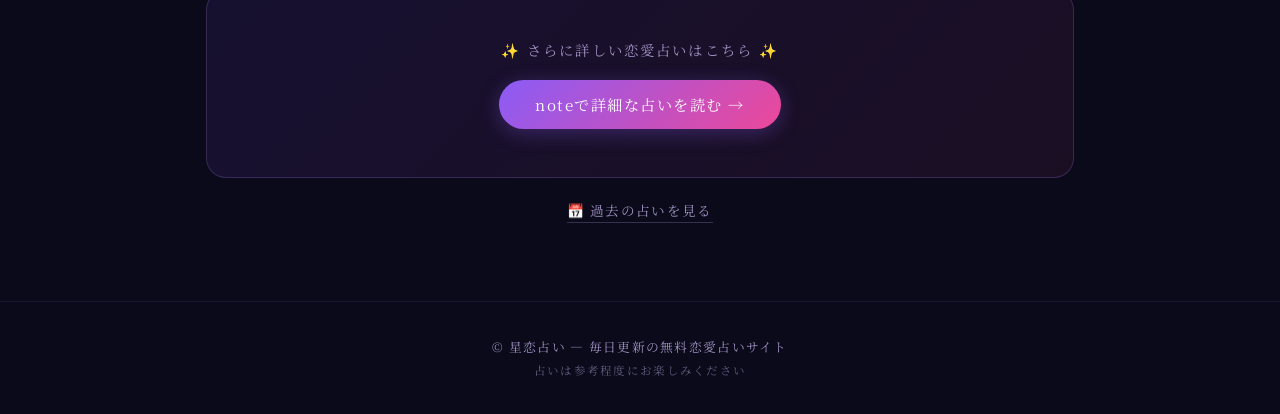
<file: docs/horoscope/2026-11-23.html>
<!DOCTYPE html>
<html lang="ja">
<head>
  <meta charset="UTF-8">
  <meta name="viewport" content="width=device-width, initial-scale=1.0">
  <meta name="description" content="2026年11月23日の12星座恋愛占い。今日のあなたの恋愛運・総合運・ラッキーアイテムを毎日更新でお届けします。">
  <meta property="og:title" content="2026年11月23日の星恋占い | 12星座恋愛運">
  <meta property="og:description" content="今日の恋愛運を星の導きでチェック。毎日更新の無料占いサイト。">
  <title>[アーカイブ] 2026年11月23日の星恋占い | 星恋占い</title>
  <link rel="preconnect" href="https://fonts.googleapis.com">
  <link href="https://fonts.googleapis.com/css2?family=Noto+Serif+JP:wght@400;700&family=Cinzel:wght@400;700&display=swap" rel="stylesheet">
  <link rel="stylesheet" href="../style.css">
</head>
<body>
  <div class="stars-bg"></div>

  <header>
    <div class="header-inner">
      <p class="site-subtitle">星の導きで紡ぐ愛のメッセージ</p>
      <h1 class="site-title">✦ 星恋占い ✦</h1>
      <p class="today-date">2026年11月23日</p>
    </div>
  </header>

  <nav class="sign-nav">
    <a href="#aries">♈牡羊座</a><a href="#taurus">♉牡牛座</a><a href="#gemini">♊双子座</a><a href="#cancer">♋蟹座</a><a href="#leo">♌獅子座</a><a href="#virgo">♍乙女座</a><a href="#libra">♎天秤座</a><a href="#scorpio">♏蠍座</a><a href="#sagittarius">♐射手座</a><a href="#capricorn">♑山羊座</a><a href="#aquarius">♒水瓶座</a><a href="#pisces">♓魚座</a>
  </nav>

  <main>
    <section class="intro">
      <p>星々はあなたの恋を見守っています。<br>今日の星の導きに耳を傾けてみましょう。</p>
    </section>

    <div class="cards-grid">

        <article class="card" id="aries">
          <div class="card-header">
            <span class="emoji">♈</span>
            <div>
              <h2 class="sign-name">牡羊座</h2>
              <p class="period">3/21〜4/19</p>
            </div>
            <span class="stars">★★★☆☆</span>
          </div>
          <div class="card-body">
            <div class="section love-section">
              <h3>💕 恋愛運</h3>
              <p>情熱が空回りしやすい日。片思いは相手のペースを尊重し、カップルは自分の意見を押し付けず聞き役に徹すると愛が深まります。</p>
            </div>
            <div class="section general-section">
              <h3>🌟 総合運</h3>
              <p>行動力が吉と出る日。直感を信じて新しい一歩を踏み出して。</p>
            </div>
            <div class="lucky-row">
              <span class="lucky-badge">🎁 赤い革の財布</span>
              <span class="lucky-badge">🎨 赤</span>
            </div>
          </div>
        </article>

        <article class="card" id="taurus">
          <div class="card-header">
            <span class="emoji">♉</span>
            <div>
              <h2 class="sign-name">牡牛座</h2>
              <p class="period">4/20〜5/20</p>
            </div>
            <span class="stars">★★★★★</span>
          </div>
          <div class="card-body">
            <div class="section love-section">
              <h3>💕 恋愛運</h3>
              <p>五感が研ぎ澄まされ、ロマンチックな時間を過ごせます。片思いは美味しい食事に誘うと効果的。カップルは温かいハグを交わして。</p>
            </div>
            <div class="section general-section">
              <h3>🌟 総合運</h3>
              <p>物質的な豊かさや自分の心地よさを優先してリフレッシュを。</p>
            </div>
            <div class="lucky-row">
              <span class="lucky-badge">🎁 アロマキャンドル</span>
              <span class="lucky-badge">🎨 グリーン</span>
            </div>
          </div>
        </article>

        <article class="card" id="gemini">
          <div class="card-header">
            <span class="emoji">♊</span>
            <div>
              <h2 class="sign-name">双子座</h2>
              <p class="period">5/21〜6/21</p>
            </div>
            <span class="stars">★★★★☆</span>
          </div>
          <div class="card-body">
            <div class="section love-section">
              <h3>💕 恋愛運</h3>
              <p>軽やかなコミュニケーションが恋の鍵。片思いは楽しい話題で笑顔を引き出し、カップルは二人で新しい体験や小旅行を計画して。</p>
            </div>
            <div class="section general-section">
              <h3>🌟 総合運</h3>
              <p>好奇心が広がる日。情報収集や新しい学びが幸運を呼びます。</p>
            </div>
            <div class="lucky-row">
              <span class="lucky-badge">🎁 シルバーの万年筆</span>
              <span class="lucky-badge">🎨 イエロー</span>
            </div>
          </div>
        </article>

        <article class="card" id="cancer">
          <div class="card-header">
            <span class="emoji">♋</span>
            <div>
              <h2 class="sign-name">蟹座</h2>
              <p class="period">6/22〜7/22</p>
            </div>
            <span class="stars">★★★★☆</span>
          </div>
          <div class="card-body">
            <div class="section love-section">
              <h3>💕 恋愛運</h3>
              <p>母性が高まり、相手を優しく包み込める日。片思いは小さな気遣いで好感度アップ。カップルは手料理で心温まるひとときを。</p>
            </div>
            <div class="section general-section">
              <h3>🌟 総合運</h3>
              <p>内省的な時間を持つことで、心が満たされ未来のビジョンが見えてきます。</p>
            </div>
            <div class="lucky-row">
              <span class="lucky-badge">🎁 パールのピアス</span>
              <span class="lucky-badge">🎨 ホワイト</span>
            </div>
          </div>
        </article>

        <article class="card" id="leo">
          <div class="card-header">
            <span class="emoji">♌</span>
            <div>
              <h2 class="sign-name">獅子座</h2>
              <p class="period">7/23〜8/22</p>
            </div>
            <span class="stars">★★★★★</span>
          </div>
          <div class="card-body">
            <div class="section love-section">
              <h3>💕 恋愛運</h3>
              <p>あなたの魅力が眩しく輝く最高の恋愛運。片思いは堂々とアプローチを。カップルはサプライズ演出で相手の心を独り占めして。</p>
            </div>
            <div class="section general-section">
              <h3>🌟 総合運</h3>
              <p>自己表現力が高まる日。自信を持って堂々と振る舞いましょう。</p>
            </div>
            <div class="lucky-row">
              <span class="lucky-badge">🎁 ゴールドの腕時計</span>
              <span class="lucky-badge">🎨 ゴールド</span>
            </div>
          </div>
        </article>

        <article class="card" id="virgo">
          <div class="card-header">
            <span class="emoji">♍</span>
            <div>
              <h2 class="sign-name">乙女座</h2>
              <p class="period">8/23〜9/22</p>
            </div>
            <span class="stars">★★★☆☆</span>
          </div>
          <div class="card-body">
            <div class="section love-section">
              <h3>💕 恋愛運</h3>
              <p>細やかな気配りが恋の奇跡を呼びます。片思いは相手の体調を気遣う一言を。カップルは日頃の感謝を言葉にして伝えてみて。</p>
            </div>
            <div class="section general-section">
              <h3>🌟 総合運</h3>
              <p>整理整頓が開運の鍵。身の回りを整えて運気をクリアに。</p>
            </div>
            <div class="lucky-row">
              <span class="lucky-badge">🎁 コットンハンカチ</span>
              <span class="lucky-badge">🎨 ネイビー</span>
            </div>
          </div>
        </article>

        <article class="card" id="libra">
          <div class="card-header">
            <span class="emoji">♎</span>
            <div>
              <h2 class="sign-name">天秤座</h2>
              <p class="period">9/23〜10/23</p>
            </div>
            <span class="stars">★★★★★</span>
          </div>
          <div class="card-body">
            <div class="section love-section">
              <h3>💕 恋愛運</h3>
              <p>調和と優しさに満ちた一日。片思いは共通の趣味の話題で距離が縮まります。カップルは美しい景色を二人で眺めて愛を確かめ合って。</p>
            </div>
            <div class="section general-section">
              <h3>🌟 総合運</h3>
              <p>美意識が高まる日。芸術に触れることで運気が上昇します。</p>
            </div>
            <div class="lucky-row">
              <span class="lucky-badge">🎁 香水</span>
              <span class="lucky-badge">🎨 ピンク</span>
            </div>
          </div>
        </article>

        <article class="card" id="scorpio">
          <div class="card-header">
            <span class="emoji">♏</span>
            <div>
              <h2 class="sign-name">蠍座</h2>
              <p class="period">10/24〜11/22</p>
            </div>
            <span class="stars">★★★★☆</span>
          </div>
          <div class="card-body">
            <div class="section love-section">
              <h3>💕 恋愛運</h3>
              <p>深い絆を実感できるディープな恋愛運。片思いは秘密の共有で急接近。カップルは心の底の本音を語り合うと一層結ばれます。</p>
            </div>
            <div class="section general-section">
              <h3>🌟 総合運</h3>
              <p>集中力が増す日。一つのことに深く没頭して成果を出して。</p>
            </div>
            <div class="lucky-row">
              <span class="lucky-badge">🎁 ワイングラス</span>
              <span class="lucky-badge">🎨 ボルドー</span>
            </div>
          </div>
        </article>

        <article class="card" id="sagittarius">
          <div class="card-header">
            <span class="emoji">♐</span>
            <div>
              <h2 class="sign-name">射手座</h2>
              <p class="period">11/23〜12/21</p>
            </div>
            <span class="stars">★★★★☆</span>
          </div>
          <div class="card-body">
            <div class="section love-section">
              <h3>💕 恋愛運</h3>
              <p>冒険心が恋の扉を開きます。片思いは思い切ったイメチェンが吉。カップルはいつもと違うデートスポットで新鮮なトキメキを。</p>
            </div>
            <div class="section general-section">
              <h3>🌟 総合運</h3>
              <p>自由な発想がツキを呼ぶ日。遠くへと思いを馳せてみて。</p>
            </div>
            <div class="lucky-row">
              <span class="lucky-badge">🎁 革製のブックカバー</span>
              <span class="lucky-badge">🎨 パープル</span>
            </div>
          </div>
        </article>

        <article class="card" id="capricorn">
          <div class="card-header">
            <span class="emoji">♑</span>
            <div>
              <h2 class="sign-name">山羊座</h2>
              <p class="period">12/22〜1/19</p>
            </div>
            <span class="stars">★★★☆☆</span>
          </div>
          <div class="card-body">
            <div class="section love-section">
              <h3>💕 恋愛運</h3>
              <p>誠実な態度が信頼を生む日。片思いは焦らず誠実な姿勢を見せて。カップルは将来についての具体的な話をすると絆が固まります。</p>
            </div>
            <div class="section general-section">
              <h3>🌟 総合運</h3>
              <p>地道な努力が実を結ぶ時。計画的に物事を進めましょう。</p>
            </div>
            <div class="lucky-row">
              <span class="lucky-badge">🎁 本革のキーケース</span>
              <span class="lucky-badge">🎨 ブラウン</span>
            </div>
          </div>
        </article>

        <article class="card" id="aquarius">
          <div class="card-header">
            <span class="emoji">♒</span>
            <div>
              <h2 class="sign-name">水瓶座</h2>
              <p class="period">1/20〜2/18</p>
            </div>
            <span class="stars">★★★★☆</span>
          </div>
          <div class="card-body">
            <div class="section love-section">
              <h3>💕 恋愛運</h3>
              <p>友情の延長線上に恋の予感。片思いは良き理解者として接して。カップルは互いの自由を尊重しつつ、ユニークな時間を共有して。</p>
            </div>
            <div class="section general-section">
              <h3>🌟 総合運</h3>
              <p>独創的なアイデアが閃く日。常識に囚われない選択が吉。</p>
            </div>
            <div class="lucky-row">
              <span class="lucky-badge">🎁 ワイヤレスイヤホン</span>
              <span class="lucky-badge">🎨 ターコイズ</span>
            </div>
          </div>
        </article>

        <article class="card" id="pisces">
          <div class="card-header">
            <span class="emoji">♓</span>
            <div>
              <h2 class="sign-name">魚座</h2>
              <p class="period">2/19〜3/20</p>
            </div>
            <span class="stars">★★★★★</span>
          </div>
          <div class="card-body">
            <div class="section love-section">
              <h3>💕 恋愛運</h3>
              <p>夢見るようなロマンチックな恋の魔法にかかる日。片思いは優しい視線を送って。カップルは甘いムードの中で愛の言葉を囁いて。</p>
            </div>
            <div class="section general-section">
              <h3>🌟 総合運</h3>
              <p>直感やインスピレーションが冴える日。心の声を信じて進んで。</p>
            </div>
            <div class="lucky-row">
              <span class="lucky-badge">🎁 ガラスの置物</span>
              <span class="lucky-badge">🎨 アクア</span>
            </div>
          </div>
        </article>

    </div>

    <section class="note-link">
      <p>✨ さらに詳しい恋愛占いはこちら ✨</p>
      <a href="https://note.com/lucky_godwit6515" target="_blank" class="note-btn">
        noteで詳細な占いを読む →
      </a>
    </section>

    <section class="archive-link">
      <a href="../archive.html">📅 過去の占いを見る</a>
    </section>
  </main>

  <footer>
    <p>© 星恋占い — 毎日更新の無料恋愛占いサイト</p>
    <p class="footer-note">占いは参考程度にお楽しみください</p>
  </footer>
</body>
</html>
</file>
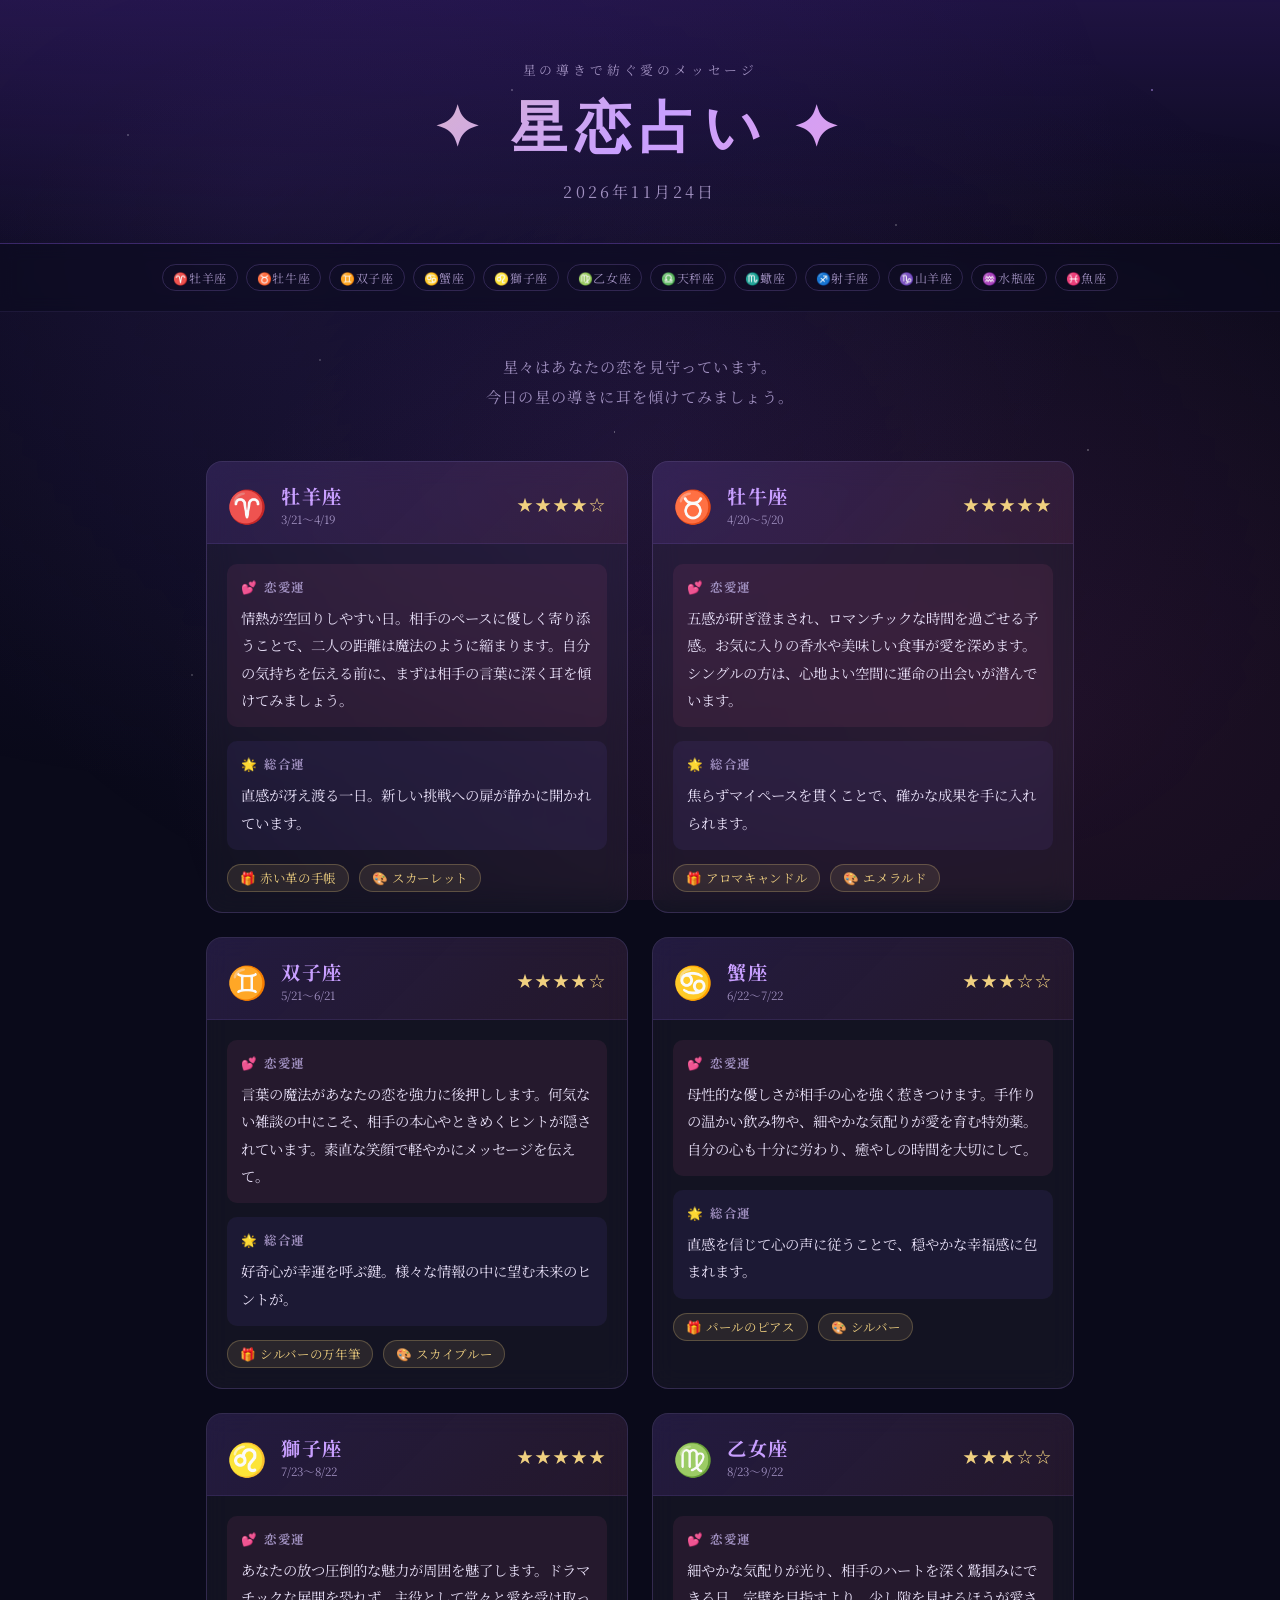
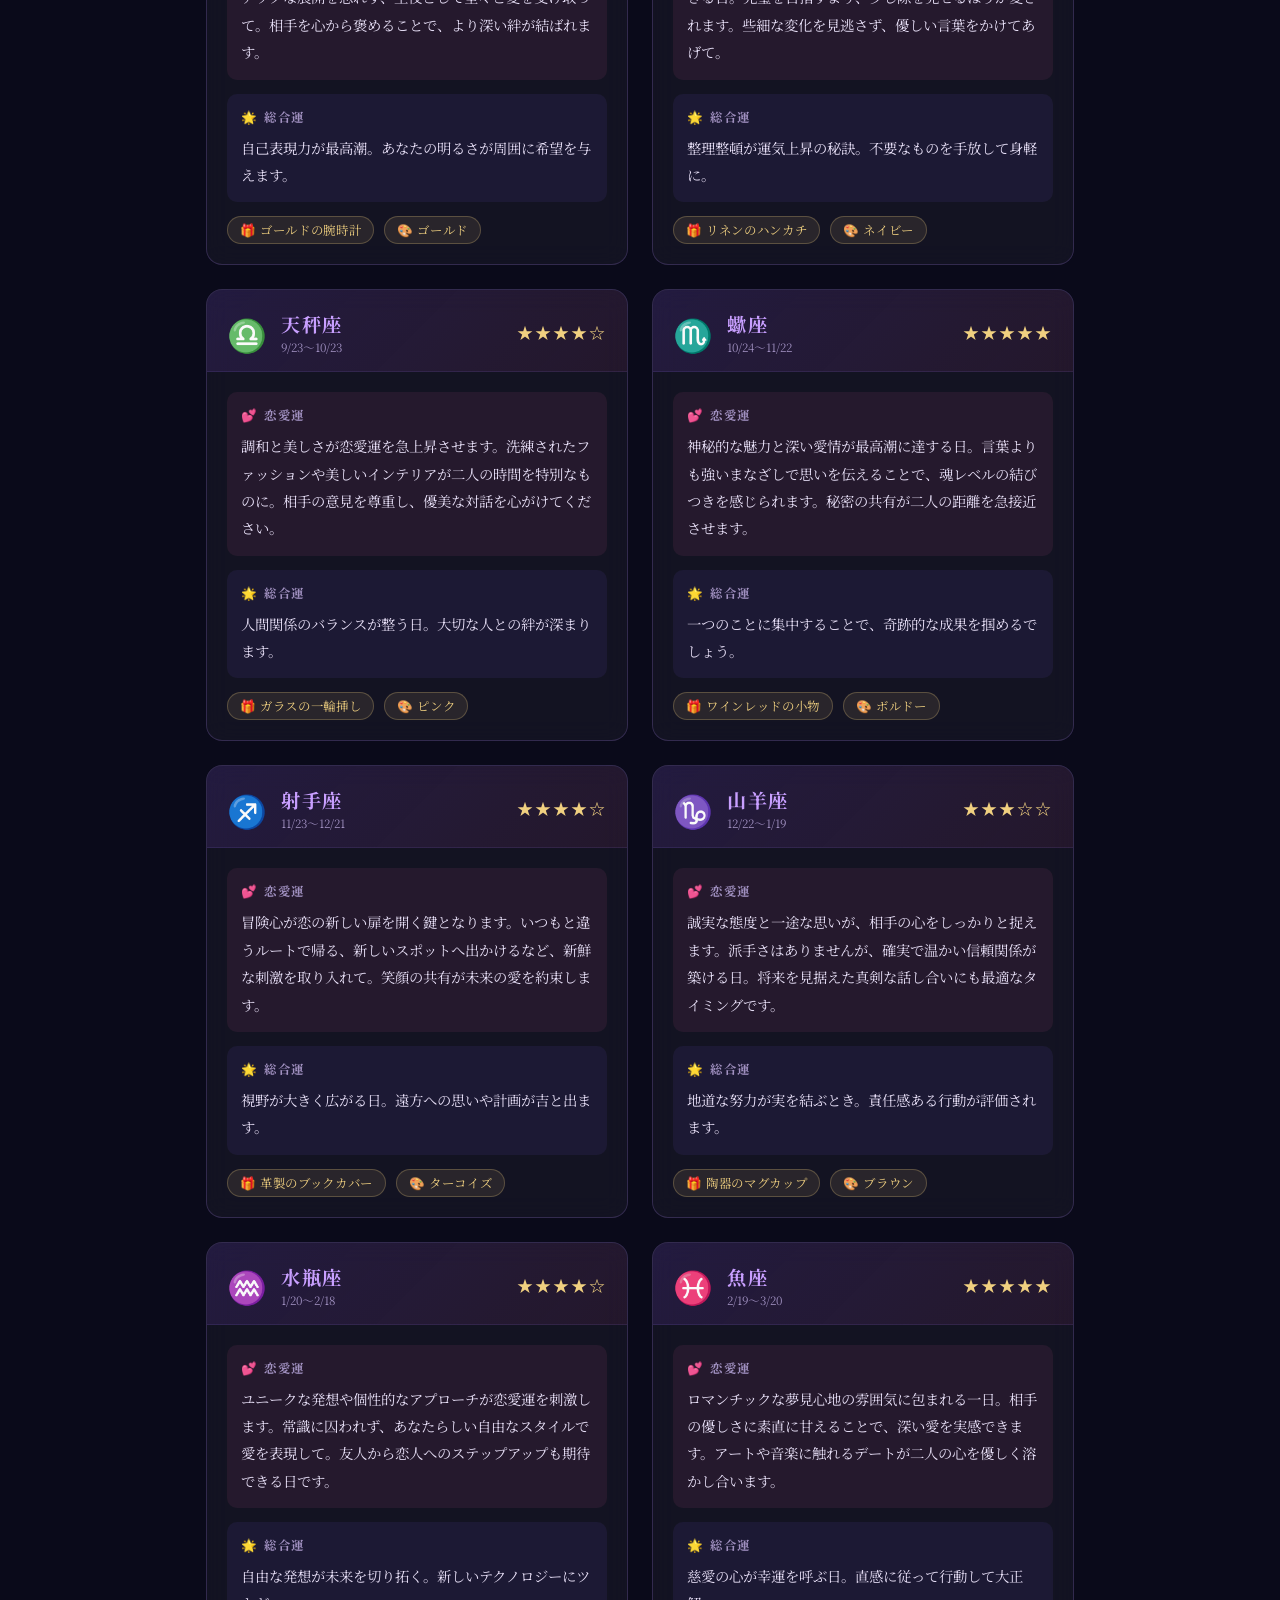
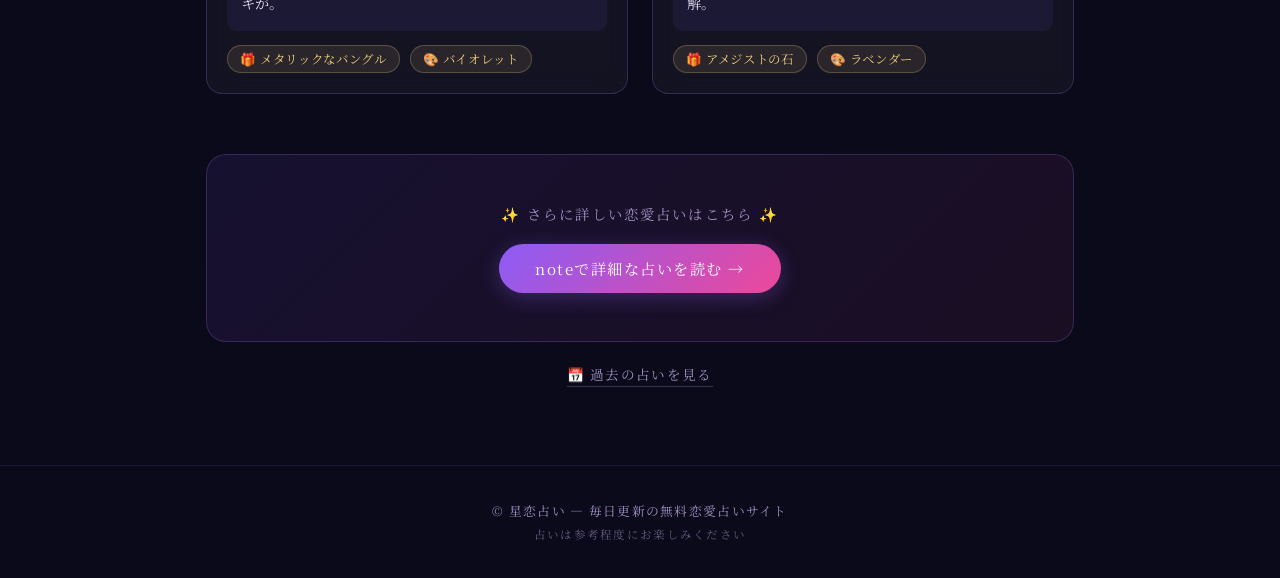
<file: docs/horoscope/2026-11-24.html>
<!DOCTYPE html>
<html lang="ja">
<head>
  <meta charset="UTF-8">
  <meta name="viewport" content="width=device-width, initial-scale=1.0">
  <meta name="description" content="2026年11月24日の12星座恋愛占い。今日のあなたの恋愛運・総合運・ラッキーアイテムを毎日更新でお届けします。">
  <meta property="og:title" content="2026年11月24日の星恋占い | 12星座恋愛運">
  <meta property="og:description" content="今日の恋愛運を星の導きでチェック。毎日更新の無料占いサイト。">
  <title>[アーカイブ] 2026年11月24日の星恋占い | 星恋占い</title>
  <link rel="preconnect" href="https://fonts.googleapis.com">
  <link href="https://fonts.googleapis.com/css2?family=Noto+Serif+JP:wght@400;700&family=Cinzel:wght@400;700&display=swap" rel="stylesheet">
  <link rel="stylesheet" href="../style.css">
</head>
<body>
  <div class="stars-bg"></div>

  <header>
    <div class="header-inner">
      <p class="site-subtitle">星の導きで紡ぐ愛のメッセージ</p>
      <h1 class="site-title">✦ 星恋占い ✦</h1>
      <p class="today-date">2026年11月24日</p>
    </div>
  </header>

  <nav class="sign-nav">
    <a href="#aries">♈牡羊座</a><a href="#taurus">♉牡牛座</a><a href="#gemini">♊双子座</a><a href="#cancer">♋蟹座</a><a href="#leo">♌獅子座</a><a href="#virgo">♍乙女座</a><a href="#libra">♎天秤座</a><a href="#scorpio">♏蠍座</a><a href="#sagittarius">♐射手座</a><a href="#capricorn">♑山羊座</a><a href="#aquarius">♒水瓶座</a><a href="#pisces">♓魚座</a>
  </nav>

  <main>
    <section class="intro">
      <p>星々はあなたの恋を見守っています。<br>今日の星の導きに耳を傾けてみましょう。</p>
    </section>

    <div class="cards-grid">

        <article class="card" id="aries">
          <div class="card-header">
            <span class="emoji">♈</span>
            <div>
              <h2 class="sign-name">牡羊座</h2>
              <p class="period">3/21〜4/19</p>
            </div>
            <span class="stars">★★★★☆</span>
          </div>
          <div class="card-body">
            <div class="section love-section">
              <h3>💕 恋愛運</h3>
              <p>情熱が空回りしやすい日。相手のペースに優しく寄り添うことで、二人の距離は魔法のように縮まります。自分の気持ちを伝える前に、まずは相手の言葉に深く耳を傾けてみましょう。</p>
            </div>
            <div class="section general-section">
              <h3>🌟 総合運</h3>
              <p>直感が冴え渡る一日。新しい挑戦への扉が静かに開かれています。</p>
            </div>
            <div class="lucky-row">
              <span class="lucky-badge">🎁 赤い革の手帳</span>
              <span class="lucky-badge">🎨 スカーレット</span>
            </div>
          </div>
        </article>

        <article class="card" id="taurus">
          <div class="card-header">
            <span class="emoji">♉</span>
            <div>
              <h2 class="sign-name">牡牛座</h2>
              <p class="period">4/20〜5/20</p>
            </div>
            <span class="stars">★★★★★</span>
          </div>
          <div class="card-body">
            <div class="section love-section">
              <h3>💕 恋愛運</h3>
              <p>五感が研ぎ澄まされ、ロマンチックな時間を過ごせる予感。お気に入りの香水や美味しい食事が愛を深めます。シングルの方は、心地よい空間に運命の出会いが潜んでいます。</p>
            </div>
            <div class="section general-section">
              <h3>🌟 総合運</h3>
              <p>焦らずマイペースを貫くことで、確かな成果を手に入れられます。</p>
            </div>
            <div class="lucky-row">
              <span class="lucky-badge">🎁 アロマキャンドル</span>
              <span class="lucky-badge">🎨 エメラルド</span>
            </div>
          </div>
        </article>

        <article class="card" id="gemini">
          <div class="card-header">
            <span class="emoji">♊</span>
            <div>
              <h2 class="sign-name">双子座</h2>
              <p class="period">5/21〜6/21</p>
            </div>
            <span class="stars">★★★★☆</span>
          </div>
          <div class="card-body">
            <div class="section love-section">
              <h3>💕 恋愛運</h3>
              <p>言葉の魔法があなたの恋を強力に後押しします。何気ない雑談の中にこそ、相手の本心やときめくヒントが隠されています。素直な笑顔で軽やかにメッセージを伝えて。</p>
            </div>
            <div class="section general-section">
              <h3>🌟 総合運</h3>
              <p>好奇心が幸運を呼ぶ鍵。様々な情報の中に望む未来のヒントが。</p>
            </div>
            <div class="lucky-row">
              <span class="lucky-badge">🎁 シルバーの万年筆</span>
              <span class="lucky-badge">🎨 スカイブルー</span>
            </div>
          </div>
        </article>

        <article class="card" id="cancer">
          <div class="card-header">
            <span class="emoji">♋</span>
            <div>
              <h2 class="sign-name">蟹座</h2>
              <p class="period">6/22〜7/22</p>
            </div>
            <span class="stars">★★★☆☆</span>
          </div>
          <div class="card-body">
            <div class="section love-section">
              <h3>💕 恋愛運</h3>
              <p>母性的な優しさが相手の心を強く惹きつけます。手作りの温かい飲み物や、細やかな気配りが愛を育む特効薬。自分の心も十分に労わり、癒やしの時間を大切にして。</p>
            </div>
            <div class="section general-section">
              <h3>🌟 総合運</h3>
              <p>直感を信じて心の声に従うことで、穏やかな幸福感に包まれます。</p>
            </div>
            <div class="lucky-row">
              <span class="lucky-badge">🎁 パールのピアス</span>
              <span class="lucky-badge">🎨 シルバー</span>
            </div>
          </div>
        </article>

        <article class="card" id="leo">
          <div class="card-header">
            <span class="emoji">♌</span>
            <div>
              <h2 class="sign-name">獅子座</h2>
              <p class="period">7/23〜8/22</p>
            </div>
            <span class="stars">★★★★★</span>
          </div>
          <div class="card-body">
            <div class="section love-section">
              <h3>💕 恋愛運</h3>
              <p>あなたの放つ圧倒的な魅力が周囲を魅了します。ドラマチックな展開を恐れず、主役として堂々と愛を受け取って。相手を心から褒めることで、より深い絆が結ばれます。</p>
            </div>
            <div class="section general-section">
              <h3>🌟 総合運</h3>
              <p>自己表現力が最高潮。あなたの明るさが周囲に希望を与えます。</p>
            </div>
            <div class="lucky-row">
              <span class="lucky-badge">🎁 ゴールドの腕時計</span>
              <span class="lucky-badge">🎨 ゴールド</span>
            </div>
          </div>
        </article>

        <article class="card" id="virgo">
          <div class="card-header">
            <span class="emoji">♍</span>
            <div>
              <h2 class="sign-name">乙女座</h2>
              <p class="period">8/23〜9/22</p>
            </div>
            <span class="stars">★★★☆☆</span>
          </div>
          <div class="card-body">
            <div class="section love-section">
              <h3>💕 恋愛運</h3>
              <p>細やかな気配りが光り、相手のハートを深く鷲掴みにできる日。完璧を目指すより、少し隙を見せるほうが愛されます。些細な変化を見逃さず、優しい言葉をかけてあげて。</p>
            </div>
            <div class="section general-section">
              <h3>🌟 総合運</h3>
              <p>整理整頓が運気上昇の秘訣。不要なものを手放して身軽に。</p>
            </div>
            <div class="lucky-row">
              <span class="lucky-badge">🎁 リネンのハンカチ</span>
              <span class="lucky-badge">🎨 ネイビー</span>
            </div>
          </div>
        </article>

        <article class="card" id="libra">
          <div class="card-header">
            <span class="emoji">♎</span>
            <div>
              <h2 class="sign-name">天秤座</h2>
              <p class="period">9/23〜10/23</p>
            </div>
            <span class="stars">★★★★☆</span>
          </div>
          <div class="card-body">
            <div class="section love-section">
              <h3>💕 恋愛運</h3>
              <p>調和と美しさが恋愛運を急上昇させます。洗練されたファッションや美しいインテリアが二人の時間を特別なものに。相手の意見を尊重し、優美な対話を心がけてください。</p>
            </div>
            <div class="section general-section">
              <h3>🌟 総合運</h3>
              <p>人間関係のバランスが整う日。大切な人との絆が深まります。</p>
            </div>
            <div class="lucky-row">
              <span class="lucky-badge">🎁 ガラスの一輪挿し</span>
              <span class="lucky-badge">🎨 ピンク</span>
            </div>
          </div>
        </article>

        <article class="card" id="scorpio">
          <div class="card-header">
            <span class="emoji">♏</span>
            <div>
              <h2 class="sign-name">蠍座</h2>
              <p class="period">10/24〜11/22</p>
            </div>
            <span class="stars">★★★★★</span>
          </div>
          <div class="card-body">
            <div class="section love-section">
              <h3>💕 恋愛運</h3>
              <p>神秘的な魅力と深い愛情が最高潮に達する日。言葉よりも強いまなざしで思いを伝えることで、魂レベルの結びつきを感じられます。秘密の共有が二人の距離を急接近させます。</p>
            </div>
            <div class="section general-section">
              <h3>🌟 総合運</h3>
              <p>一つのことに集中することで、奇跡的な成果を掴めるでしょう。</p>
            </div>
            <div class="lucky-row">
              <span class="lucky-badge">🎁 ワインレッドの小物</span>
              <span class="lucky-badge">🎨 ボルドー</span>
            </div>
          </div>
        </article>

        <article class="card" id="sagittarius">
          <div class="card-header">
            <span class="emoji">♐</span>
            <div>
              <h2 class="sign-name">射手座</h2>
              <p class="period">11/23〜12/21</p>
            </div>
            <span class="stars">★★★★☆</span>
          </div>
          <div class="card-body">
            <div class="section love-section">
              <h3>💕 恋愛運</h3>
              <p>冒険心が恋の新しい扉を開く鍵となります。いつもと違うルートで帰る、新しいスポットへ出かけるなど、新鮮な刺激を取り入れて。笑顔の共有が未来の愛を約束します。</p>
            </div>
            <div class="section general-section">
              <h3>🌟 総合運</h3>
              <p>視野が大きく広がる日。遠方への思いや計画が吉と出ます。</p>
            </div>
            <div class="lucky-row">
              <span class="lucky-badge">🎁 革製のブックカバー</span>
              <span class="lucky-badge">🎨 ターコイズ</span>
            </div>
          </div>
        </article>

        <article class="card" id="capricorn">
          <div class="card-header">
            <span class="emoji">♑</span>
            <div>
              <h2 class="sign-name">山羊座</h2>
              <p class="period">12/22〜1/19</p>
            </div>
            <span class="stars">★★★☆☆</span>
          </div>
          <div class="card-body">
            <div class="section love-section">
              <h3>💕 恋愛運</h3>
              <p>誠実な態度と一途な思いが、相手の心をしっかりと捉えます。派手さはありませんが、確実で温かい信頼関係が築ける日。将来を見据えた真剣な話し合いにも最適なタイミングです。</p>
            </div>
            <div class="section general-section">
              <h3>🌟 総合運</h3>
              <p>地道な努力が実を結ぶとき。責任感ある行動が評価されます。</p>
            </div>
            <div class="lucky-row">
              <span class="lucky-badge">🎁 陶器のマグカップ</span>
              <span class="lucky-badge">🎨 ブラウン</span>
            </div>
          </div>
        </article>

        <article class="card" id="aquarius">
          <div class="card-header">
            <span class="emoji">♒</span>
            <div>
              <h2 class="sign-name">水瓶座</h2>
              <p class="period">1/20〜2/18</p>
            </div>
            <span class="stars">★★★★☆</span>
          </div>
          <div class="card-body">
            <div class="section love-section">
              <h3>💕 恋愛運</h3>
              <p>ユニークな発想や個性的なアプローチが恋愛運を刺激します。常識に囚われず、あなたらしい自由なスタイルで愛を表現して。友人から恋人へのステップアップも期待できる日です。</p>
            </div>
            <div class="section general-section">
              <h3>🌟 総合運</h3>
              <p>自由な発想が未来を切り拓く。新しいテクノロジーにツキが。</p>
            </div>
            <div class="lucky-row">
              <span class="lucky-badge">🎁 メタリックなバングル</span>
              <span class="lucky-badge">🎨 バイオレット</span>
            </div>
          </div>
        </article>

        <article class="card" id="pisces">
          <div class="card-header">
            <span class="emoji">♓</span>
            <div>
              <h2 class="sign-name">魚座</h2>
              <p class="period">2/19〜3/20</p>
            </div>
            <span class="stars">★★★★★</span>
          </div>
          <div class="card-body">
            <div class="section love-section">
              <h3>💕 恋愛運</h3>
              <p>ロマンチックな夢見心地の雰囲気に包まれる一日。相手の優しさに素直に甘えることで、深い愛を実感できます。アートや音楽に触れるデートが二人の心を優しく溶かし合います。</p>
            </div>
            <div class="section general-section">
              <h3>🌟 総合運</h3>
              <p>慈愛の心が幸運を呼ぶ日。直感に従って行動して大正解。</p>
            </div>
            <div class="lucky-row">
              <span class="lucky-badge">🎁 アメジストの石</span>
              <span class="lucky-badge">🎨 ラベンダー</span>
            </div>
          </div>
        </article>

    </div>

    <section class="note-link">
      <p>✨ さらに詳しい恋愛占いはこちら ✨</p>
      <a href="https://note.com/lucky_godwit6515" target="_blank" class="note-btn">
        noteで詳細な占いを読む →
      </a>
    </section>

    <section class="archive-link">
      <a href="../archive.html">📅 過去の占いを見る</a>
    </section>
  </main>

  <footer>
    <p>© 星恋占い — 毎日更新の無料恋愛占いサイト</p>
    <p class="footer-note">占いは参考程度にお楽しみください</p>
  </footer>
</body>
</html>
</file>
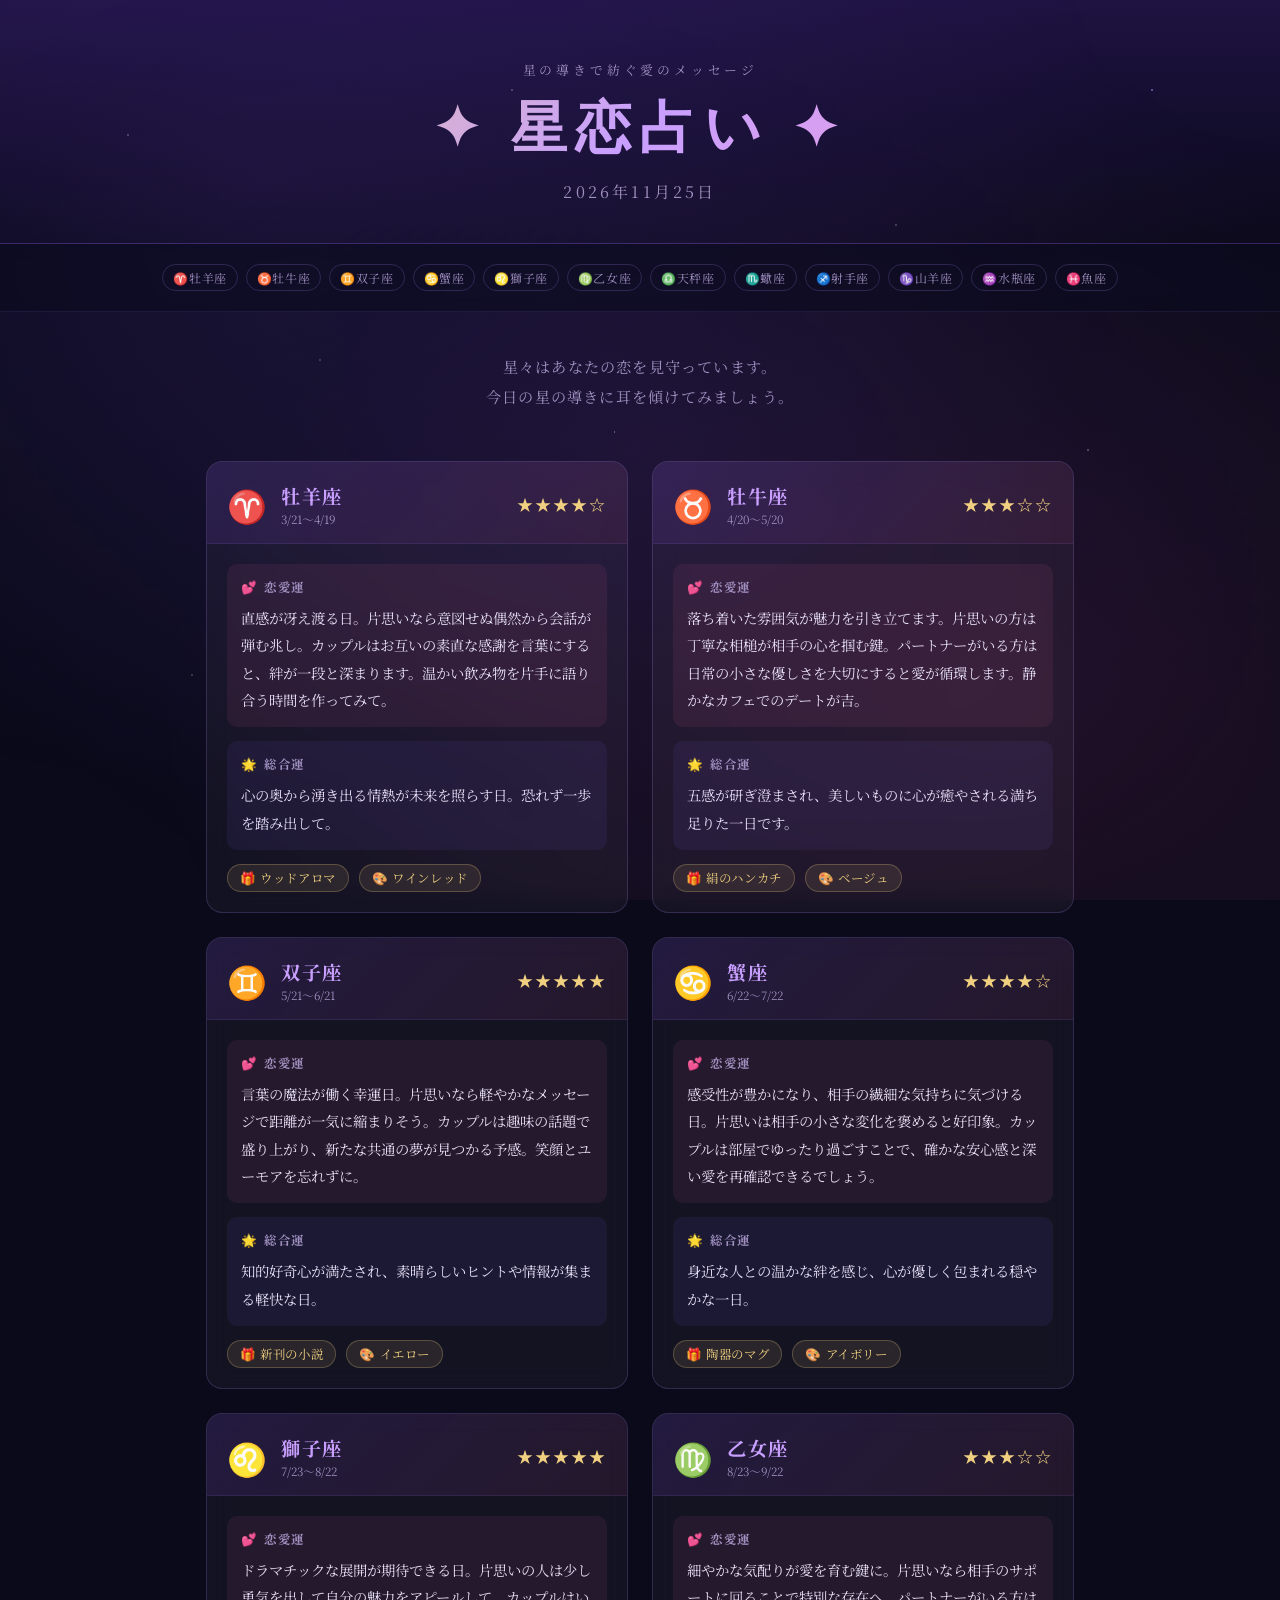
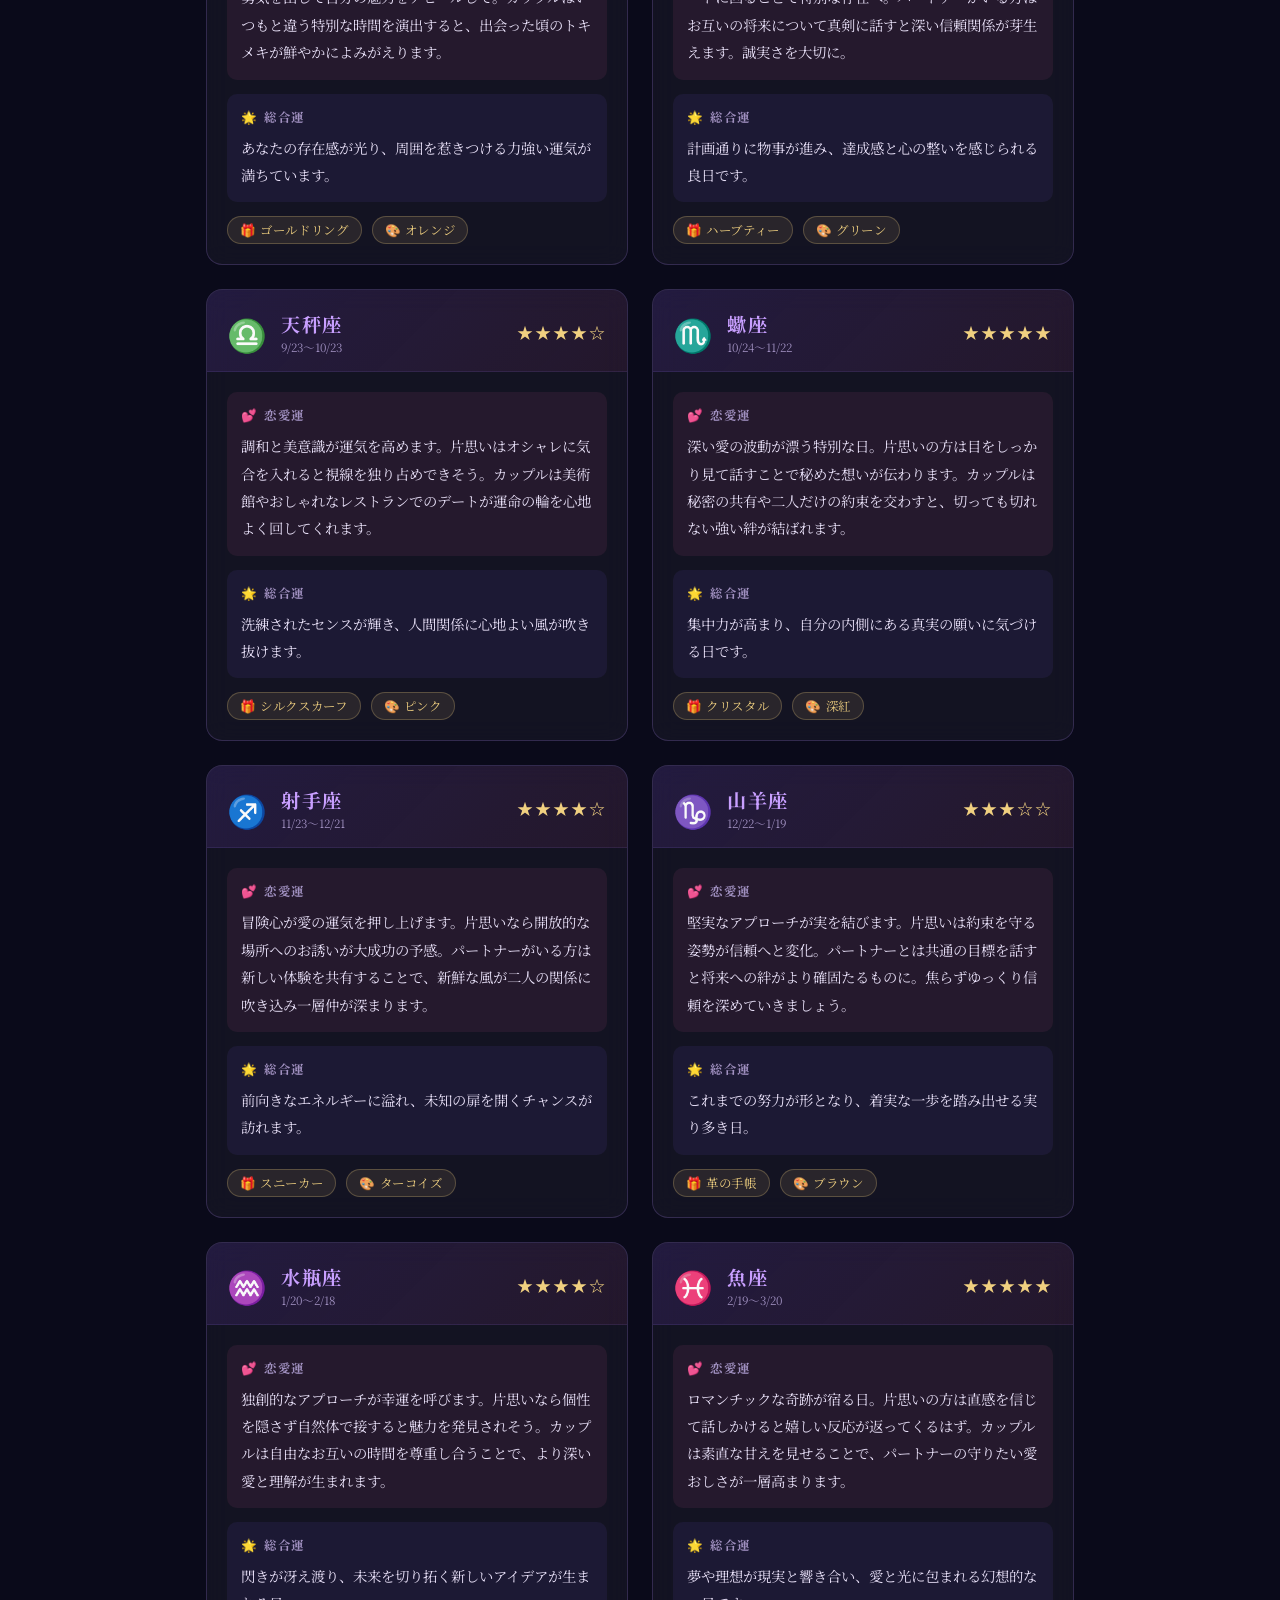
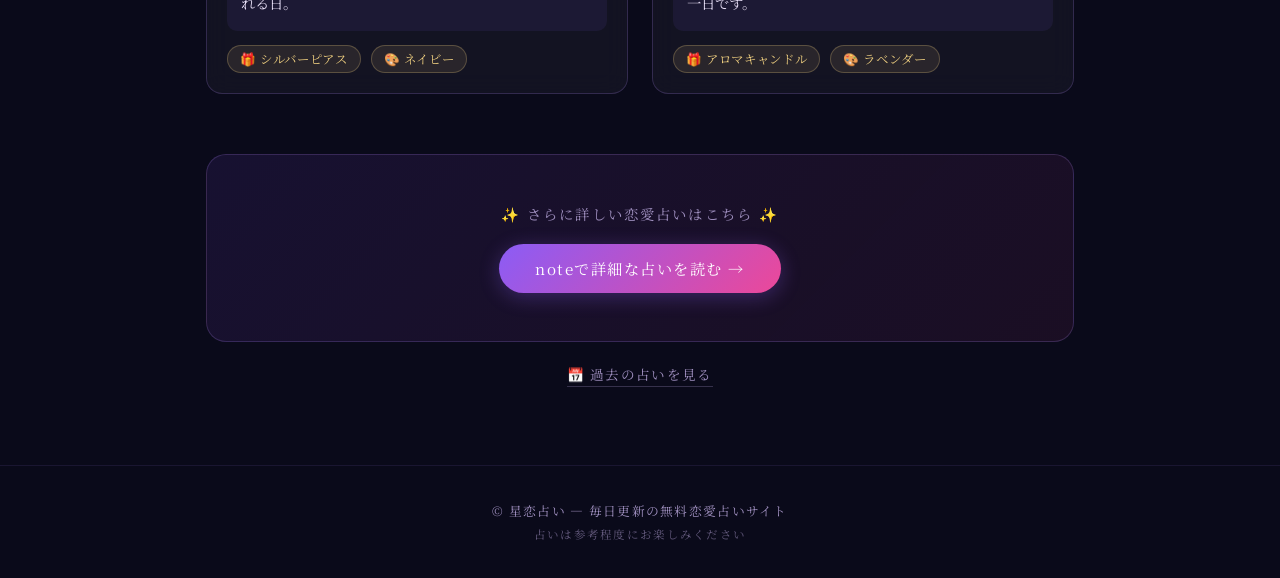
<file: docs/horoscope/2026-11-25.html>
<!DOCTYPE html>
<html lang="ja">
<head>
  <meta charset="UTF-8">
  <meta name="viewport" content="width=device-width, initial-scale=1.0">
  <meta name="description" content="2026年11月25日の12星座恋愛占い。今日のあなたの恋愛運・総合運・ラッキーアイテムを毎日更新でお届けします。">
  <meta property="og:title" content="2026年11月25日の星恋占い | 12星座恋愛運">
  <meta property="og:description" content="今日の恋愛運を星の導きでチェック。毎日更新の無料占いサイト。">
  <title>[アーカイブ] 2026年11月25日の星恋占い | 星恋占い</title>
  <link rel="preconnect" href="https://fonts.googleapis.com">
  <link href="https://fonts.googleapis.com/css2?family=Noto+Serif+JP:wght@400;700&family=Cinzel:wght@400;700&display=swap" rel="stylesheet">
  <link rel="stylesheet" href="../style.css">
</head>
<body>
  <div class="stars-bg"></div>

  <header>
    <div class="header-inner">
      <p class="site-subtitle">星の導きで紡ぐ愛のメッセージ</p>
      <h1 class="site-title">✦ 星恋占い ✦</h1>
      <p class="today-date">2026年11月25日</p>
    </div>
  </header>

  <nav class="sign-nav">
    <a href="#aries">♈牡羊座</a><a href="#taurus">♉牡牛座</a><a href="#gemini">♊双子座</a><a href="#cancer">♋蟹座</a><a href="#leo">♌獅子座</a><a href="#virgo">♍乙女座</a><a href="#libra">♎天秤座</a><a href="#scorpio">♏蠍座</a><a href="#sagittarius">♐射手座</a><a href="#capricorn">♑山羊座</a><a href="#aquarius">♒水瓶座</a><a href="#pisces">♓魚座</a>
  </nav>

  <main>
    <section class="intro">
      <p>星々はあなたの恋を見守っています。<br>今日の星の導きに耳を傾けてみましょう。</p>
    </section>

    <div class="cards-grid">

        <article class="card" id="aries">
          <div class="card-header">
            <span class="emoji">♈</span>
            <div>
              <h2 class="sign-name">牡羊座</h2>
              <p class="period">3/21〜4/19</p>
            </div>
            <span class="stars">★★★★☆</span>
          </div>
          <div class="card-body">
            <div class="section love-section">
              <h3>💕 恋愛運</h3>
              <p>直感が冴え渡る日。片思いなら意図せぬ偶然から会話が弾む兆し。カップルはお互いの素直な感謝を言葉にすると、絆が一段と深まります。温かい飲み物を片手に語り合う時間を作ってみて。</p>
            </div>
            <div class="section general-section">
              <h3>🌟 総合運</h3>
              <p>心の奥から湧き出る情熱が未来を照らす日。恐れず一歩を踏み出して。</p>
            </div>
            <div class="lucky-row">
              <span class="lucky-badge">🎁 ウッドアロマ</span>
              <span class="lucky-badge">🎨 ワインレッド</span>
            </div>
          </div>
        </article>

        <article class="card" id="taurus">
          <div class="card-header">
            <span class="emoji">♉</span>
            <div>
              <h2 class="sign-name">牡牛座</h2>
              <p class="period">4/20〜5/20</p>
            </div>
            <span class="stars">★★★☆☆</span>
          </div>
          <div class="card-body">
            <div class="section love-section">
              <h3>💕 恋愛運</h3>
              <p>落ち着いた雰囲気が魅力を引き立てます。片思いの方は丁寧な相槌が相手の心を掴む鍵。パートナーがいる方は日常の小さな優しさを大切にすると愛が循環します。静かなカフェでのデートが吉。</p>
            </div>
            <div class="section general-section">
              <h3>🌟 総合運</h3>
              <p>五感が研ぎ澄まされ、美しいものに心が癒やされる満ち足りた一日です。</p>
            </div>
            <div class="lucky-row">
              <span class="lucky-badge">🎁 絹のハンカチ</span>
              <span class="lucky-badge">🎨 ベージュ</span>
            </div>
          </div>
        </article>

        <article class="card" id="gemini">
          <div class="card-header">
            <span class="emoji">♊</span>
            <div>
              <h2 class="sign-name">双子座</h2>
              <p class="period">5/21〜6/21</p>
            </div>
            <span class="stars">★★★★★</span>
          </div>
          <div class="card-body">
            <div class="section love-section">
              <h3>💕 恋愛運</h3>
              <p>言葉の魔法が働く幸運日。片思いなら軽やかなメッセージで距離が一気に縮まりそう。カップルは趣味の話題で盛り上がり、新たな共通の夢が見つかる予感。笑顔とユーモアを忘れずに。</p>
            </div>
            <div class="section general-section">
              <h3>🌟 総合運</h3>
              <p>知的好奇心が満たされ、素晴らしいヒントや情報が集まる軽快な日。</p>
            </div>
            <div class="lucky-row">
              <span class="lucky-badge">🎁 新刊の小説</span>
              <span class="lucky-badge">🎨 イエロー</span>
            </div>
          </div>
        </article>

        <article class="card" id="cancer">
          <div class="card-header">
            <span class="emoji">♋</span>
            <div>
              <h2 class="sign-name">蟹座</h2>
              <p class="period">6/22〜7/22</p>
            </div>
            <span class="stars">★★★★☆</span>
          </div>
          <div class="card-body">
            <div class="section love-section">
              <h3>💕 恋愛運</h3>
              <p>感受性が豊かになり、相手の繊細な気持ちに気づける日。片思いは相手の小さな変化を褒めると好印象。カップルは部屋でゆったり過ごすことで、確かな安心感と深い愛を再確認できるでしょう。</p>
            </div>
            <div class="section general-section">
              <h3>🌟 総合運</h3>
              <p>身近な人との温かな絆を感じ、心が優しく包まれる穏やかな一日。</p>
            </div>
            <div class="lucky-row">
              <span class="lucky-badge">🎁 陶器のマグ</span>
              <span class="lucky-badge">🎨 アイボリー</span>
            </div>
          </div>
        </article>

        <article class="card" id="leo">
          <div class="card-header">
            <span class="emoji">♌</span>
            <div>
              <h2 class="sign-name">獅子座</h2>
              <p class="period">7/23〜8/22</p>
            </div>
            <span class="stars">★★★★★</span>
          </div>
          <div class="card-body">
            <div class="section love-section">
              <h3>💕 恋愛運</h3>
              <p>ドラマチックな展開が期待できる日。片思いの人は少し勇気を出して自分の魅力をアピールして。カップルはいつもと違う特別な時間を演出すると、出会った頃のトキメキが鮮やかによみがえります。</p>
            </div>
            <div class="section general-section">
              <h3>🌟 総合運</h3>
              <p>あなたの存在感が光り、周囲を惹きつける力強い運気が満ちています。</p>
            </div>
            <div class="lucky-row">
              <span class="lucky-badge">🎁 ゴールドリング</span>
              <span class="lucky-badge">🎨 オレンジ</span>
            </div>
          </div>
        </article>

        <article class="card" id="virgo">
          <div class="card-header">
            <span class="emoji">♍</span>
            <div>
              <h2 class="sign-name">乙女座</h2>
              <p class="period">8/23〜9/22</p>
            </div>
            <span class="stars">★★★☆☆</span>
          </div>
          <div class="card-body">
            <div class="section love-section">
              <h3>💕 恋愛運</h3>
              <p>細やかな気配りが愛を育む鍵に。片思いなら相手のサポートに回ることで特別な存在へ。パートナーがいる方はお互いの将来について真剣に話すと深い信頼関係が芽生えます。誠実さを大切に。</p>
            </div>
            <div class="section general-section">
              <h3>🌟 総合運</h3>
              <p>計画通りに物事が進み、達成感と心の整いを感じられる良日です。</p>
            </div>
            <div class="lucky-row">
              <span class="lucky-badge">🎁 ハーブティー</span>
              <span class="lucky-badge">🎨 グリーン</span>
            </div>
          </div>
        </article>

        <article class="card" id="libra">
          <div class="card-header">
            <span class="emoji">♎</span>
            <div>
              <h2 class="sign-name">天秤座</h2>
              <p class="period">9/23〜10/23</p>
            </div>
            <span class="stars">★★★★☆</span>
          </div>
          <div class="card-body">
            <div class="section love-section">
              <h3>💕 恋愛運</h3>
              <p>調和と美意識が運気を高めます。片思いはオシャレに気合を入れると視線を独り占めできそう。カップルは美術館やおしゃれなレストランでのデートが運命の輪を心地よく回してくれます。</p>
            </div>
            <div class="section general-section">
              <h3>🌟 総合運</h3>
              <p>洗練されたセンスが輝き、人間関係に心地よい風が吹き抜けます。</p>
            </div>
            <div class="lucky-row">
              <span class="lucky-badge">🎁 シルクスカーフ</span>
              <span class="lucky-badge">🎨 ピンク</span>
            </div>
          </div>
        </article>

        <article class="card" id="scorpio">
          <div class="card-header">
            <span class="emoji">♏</span>
            <div>
              <h2 class="sign-name">蠍座</h2>
              <p class="period">10/24〜11/22</p>
            </div>
            <span class="stars">★★★★★</span>
          </div>
          <div class="card-body">
            <div class="section love-section">
              <h3>💕 恋愛運</h3>
              <p>深い愛の波動が漂う特別な日。片思いの方は目をしっかり見て話すことで秘めた想いが伝わります。カップルは秘密の共有や二人だけの約束を交わすと、切っても切れない強い絆が結ばれます。</p>
            </div>
            <div class="section general-section">
              <h3>🌟 総合運</h3>
              <p>集中力が高まり、自分の内側にある真実の願いに気づける日です。</p>
            </div>
            <div class="lucky-row">
              <span class="lucky-badge">🎁 クリスタル</span>
              <span class="lucky-badge">🎨 深紅</span>
            </div>
          </div>
        </article>

        <article class="card" id="sagittarius">
          <div class="card-header">
            <span class="emoji">♐</span>
            <div>
              <h2 class="sign-name">射手座</h2>
              <p class="period">11/23〜12/21</p>
            </div>
            <span class="stars">★★★★☆</span>
          </div>
          <div class="card-body">
            <div class="section love-section">
              <h3>💕 恋愛運</h3>
              <p>冒険心が愛の運気を押し上げます。片思いなら開放的な場所へのお誘いが大成功の予感。パートナーがいる方は新しい体験を共有することで、新鮮な風が二人の関係に吹き込み一層仲が深まります。</p>
            </div>
            <div class="section general-section">
              <h3>🌟 総合運</h3>
              <p>前向きなエネルギーに溢れ、未知の扉を開くチャンスが訪れます。</p>
            </div>
            <div class="lucky-row">
              <span class="lucky-badge">🎁 スニーカー</span>
              <span class="lucky-badge">🎨 ターコイズ</span>
            </div>
          </div>
        </article>

        <article class="card" id="capricorn">
          <div class="card-header">
            <span class="emoji">♑</span>
            <div>
              <h2 class="sign-name">山羊座</h2>
              <p class="period">12/22〜1/19</p>
            </div>
            <span class="stars">★★★☆☆</span>
          </div>
          <div class="card-body">
            <div class="section love-section">
              <h3>💕 恋愛運</h3>
              <p>堅実なアプローチが実を結びます。片思いは約束を守る姿勢が信頼へと変化。パートナーとは共通の目標を話すと将来への絆がより確固たるものに。焦らずゆっくり信頼を深めていきましょう。</p>
            </div>
            <div class="section general-section">
              <h3>🌟 総合運</h3>
              <p>これまでの努力が形となり、着実な一歩を踏み出せる実り多き日。</p>
            </div>
            <div class="lucky-row">
              <span class="lucky-badge">🎁 革の手帳</span>
              <span class="lucky-badge">🎨 ブラウン</span>
            </div>
          </div>
        </article>

        <article class="card" id="aquarius">
          <div class="card-header">
            <span class="emoji">♒</span>
            <div>
              <h2 class="sign-name">水瓶座</h2>
              <p class="period">1/20〜2/18</p>
            </div>
            <span class="stars">★★★★☆</span>
          </div>
          <div class="card-body">
            <div class="section love-section">
              <h3>💕 恋愛運</h3>
              <p>独創的なアプローチが幸運を呼びます。片思いなら個性を隠さず自然体で接すると魅力を発見されそう。カップルは自由なお互いの時間を尊重し合うことで、より深い愛と理解が生まれます。</p>
            </div>
            <div class="section general-section">
              <h3>🌟 総合運</h3>
              <p>閃きが冴え渡り、未来を切り拓く新しいアイデアが生まれる日。</p>
            </div>
            <div class="lucky-row">
              <span class="lucky-badge">🎁 シルバーピアス</span>
              <span class="lucky-badge">🎨 ネイビー</span>
            </div>
          </div>
        </article>

        <article class="card" id="pisces">
          <div class="card-header">
            <span class="emoji">♓</span>
            <div>
              <h2 class="sign-name">魚座</h2>
              <p class="period">2/19〜3/20</p>
            </div>
            <span class="stars">★★★★★</span>
          </div>
          <div class="card-body">
            <div class="section love-section">
              <h3>💕 恋愛運</h3>
              <p>ロマンチックな奇跡が宿る日。片思いの方は直感を信じて話しかけると嬉しい反応が返ってくるはず。カップルは素直な甘えを見せることで、パートナーの守りたい愛おしさが一層高まります。</p>
            </div>
            <div class="section general-section">
              <h3>🌟 総合運</h3>
              <p>夢や理想が現実と響き合い、愛と光に包まれる幻想的な一日です。</p>
            </div>
            <div class="lucky-row">
              <span class="lucky-badge">🎁 アロマキャンドル</span>
              <span class="lucky-badge">🎨 ラベンダー</span>
            </div>
          </div>
        </article>

    </div>

    <section class="note-link">
      <p>✨ さらに詳しい恋愛占いはこちら ✨</p>
      <a href="https://note.com/lucky_godwit6515" target="_blank" class="note-btn">
        noteで詳細な占いを読む →
      </a>
    </section>

    <section class="archive-link">
      <a href="../archive.html">📅 過去の占いを見る</a>
    </section>
  </main>

  <footer>
    <p>© 星恋占い — 毎日更新の無料恋愛占いサイト</p>
    <p class="footer-note">占いは参考程度にお楽しみください</p>
  </footer>
</body>
</html>
</file>
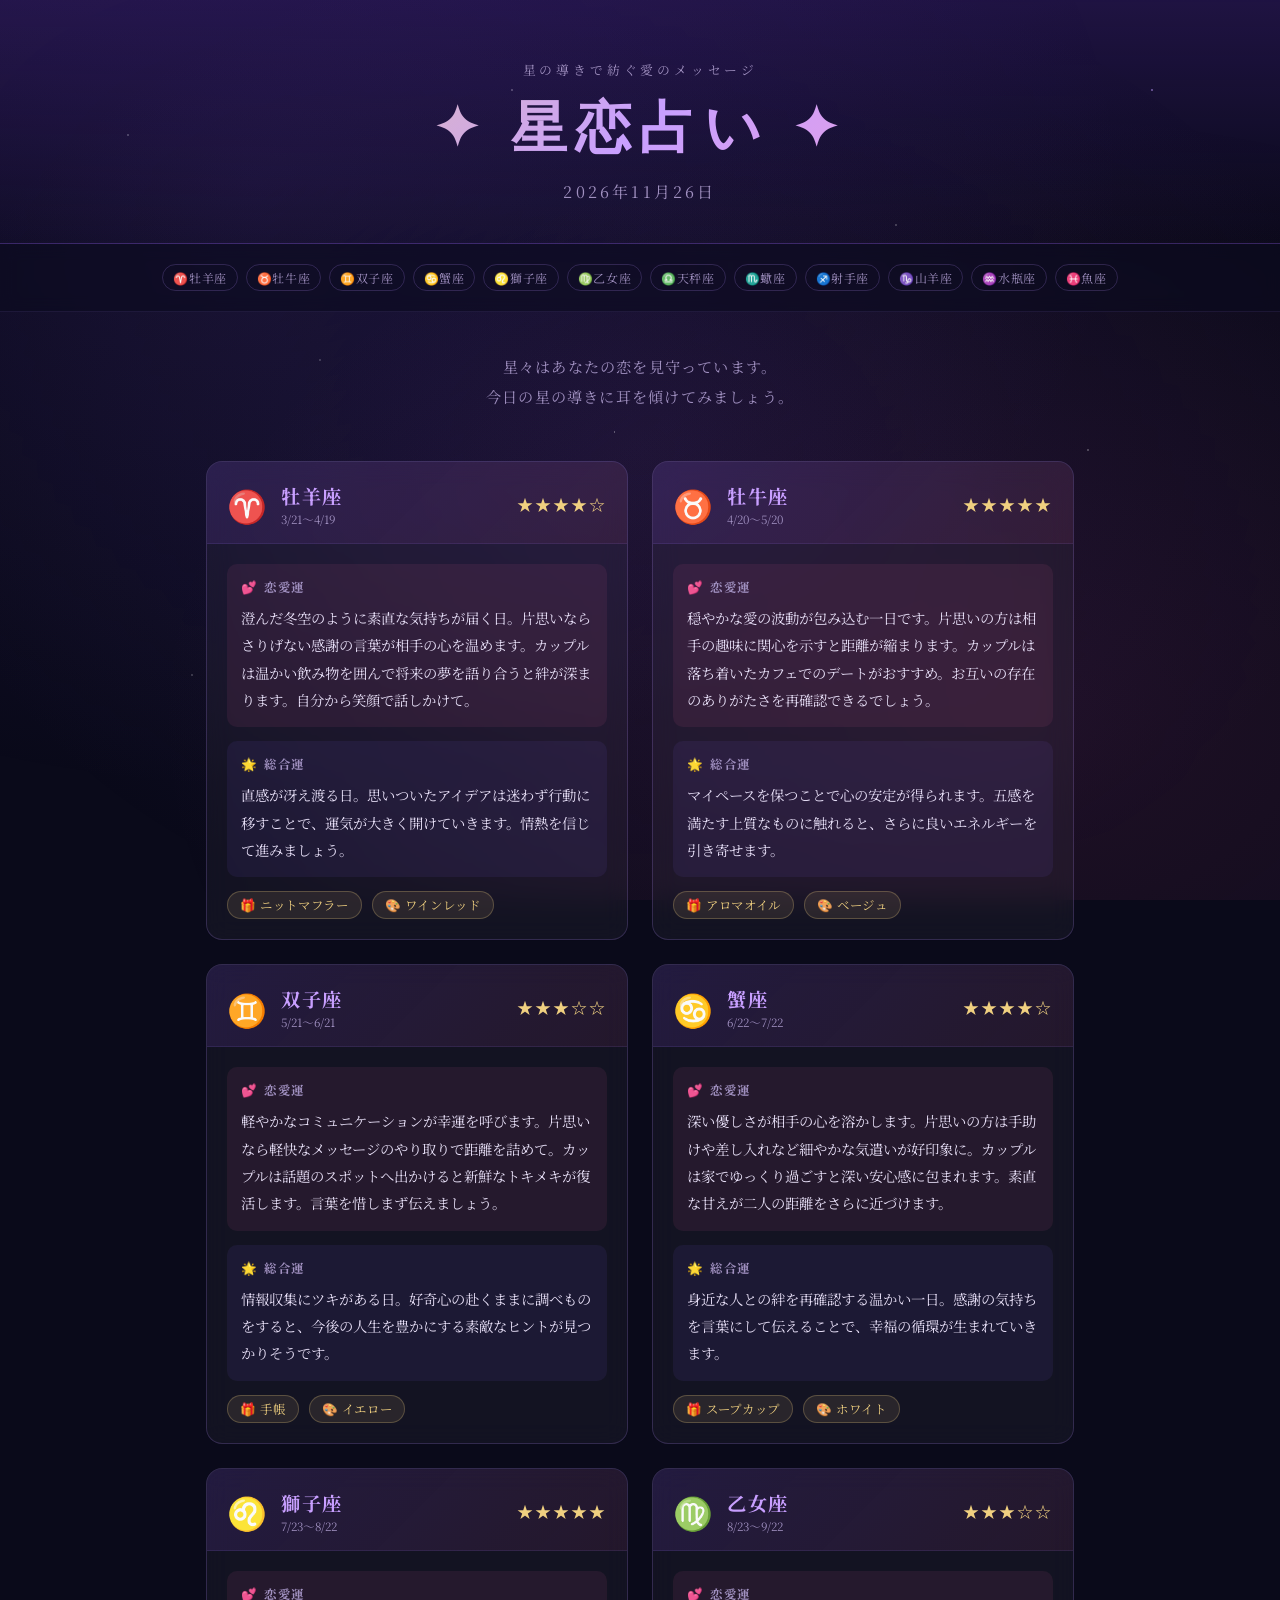
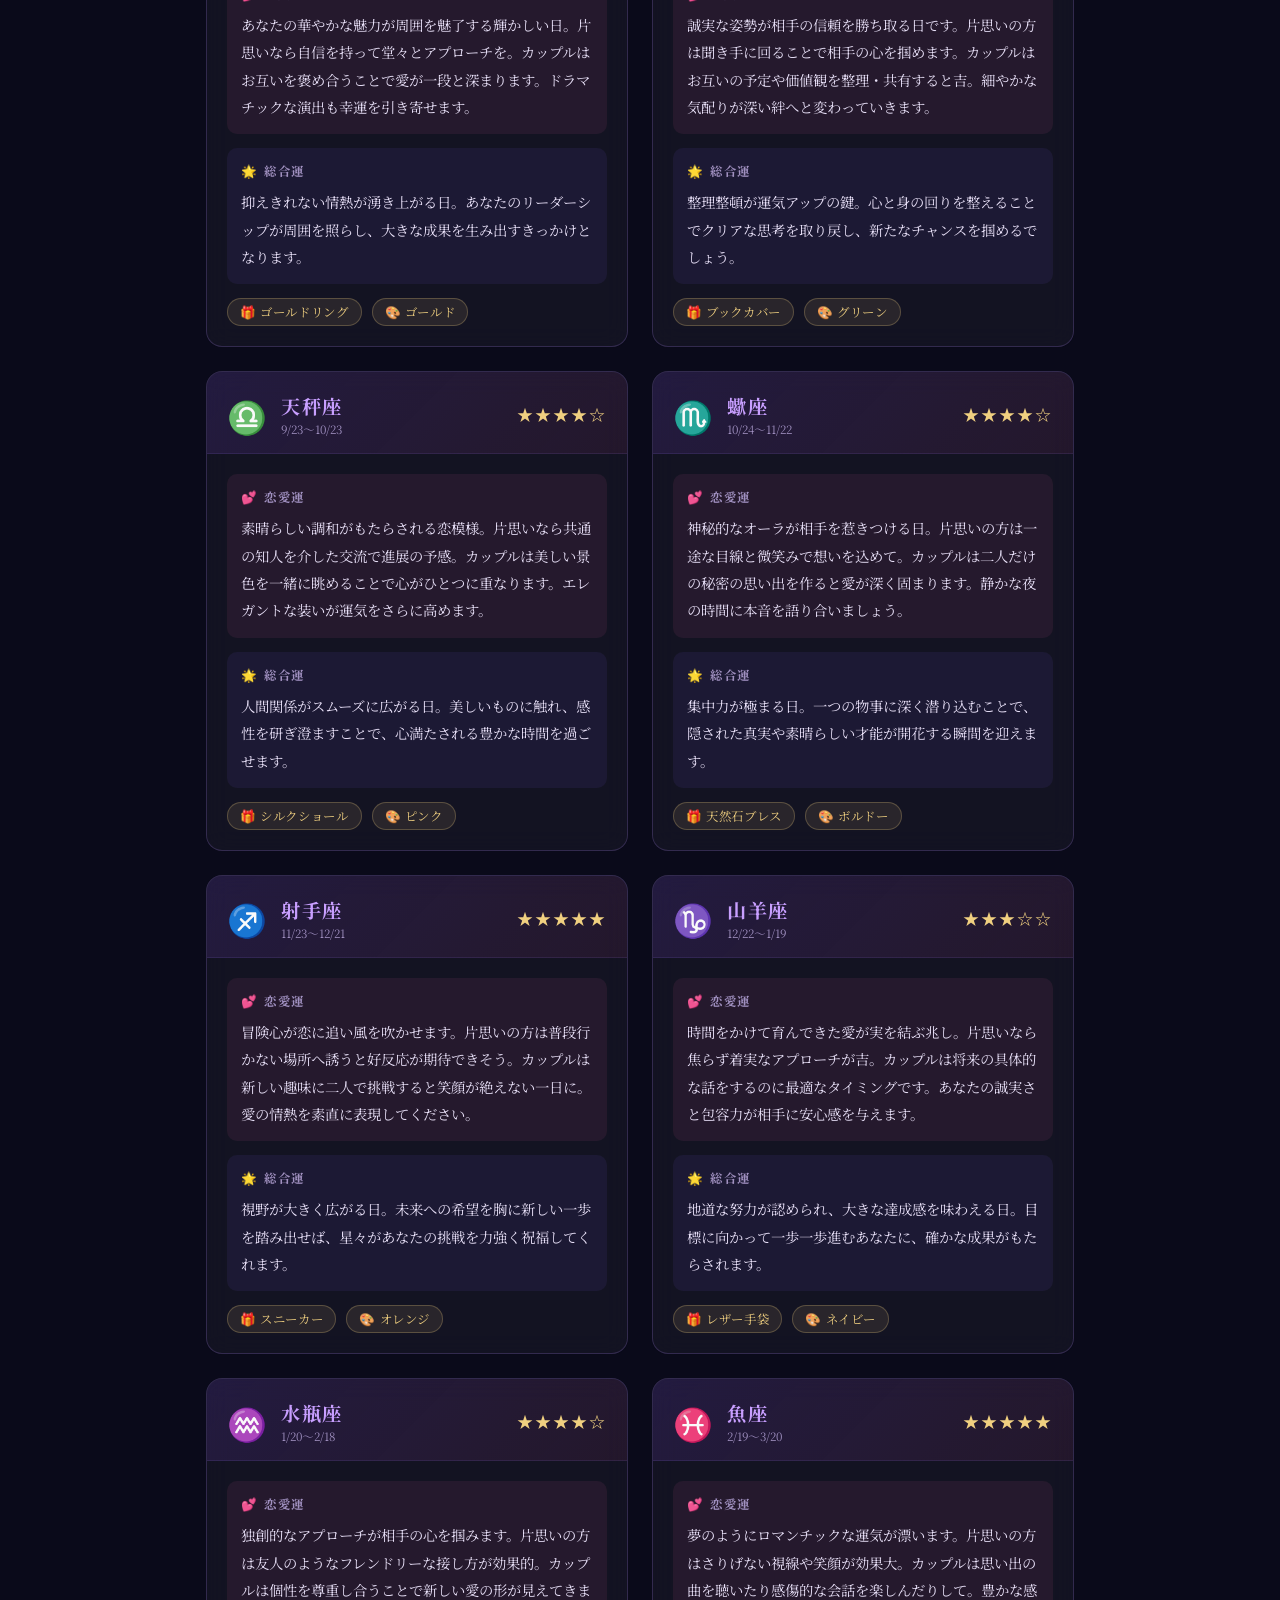
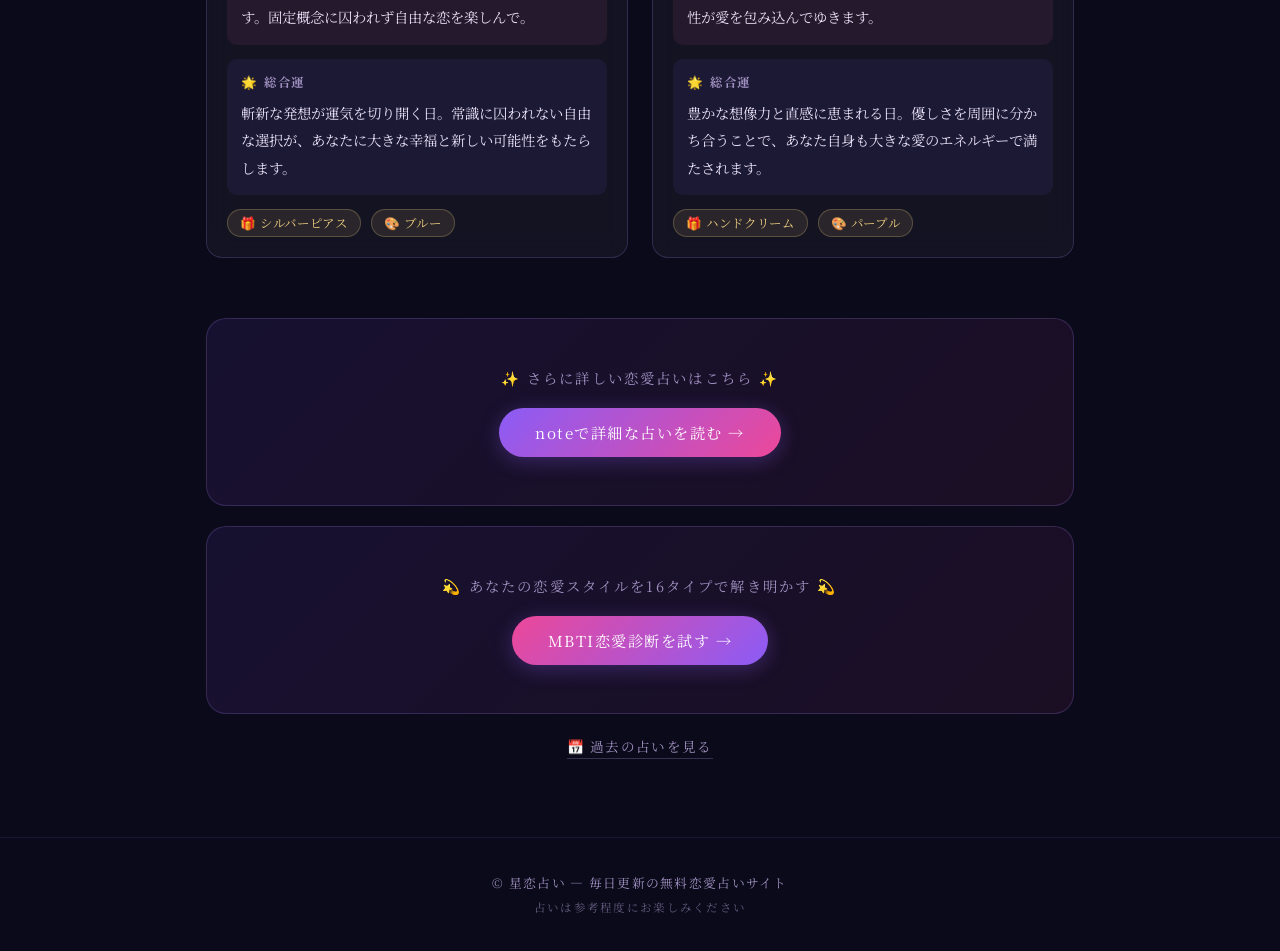
<file: docs/horoscope/2026-11-26.html>
<!DOCTYPE html>
<html lang="ja">
<head>
  <meta charset="UTF-8">
  <meta name="viewport" content="width=device-width, initial-scale=1.0">
  <meta name="description" content="2026年11月26日の12星座恋愛占い。今日のあなたの恋愛運・総合運・ラッキーアイテムを毎日更新でお届けします。">
  <meta property="og:title" content="2026年11月26日の星恋占い | 12星座恋愛運">
  <meta property="og:description" content="今日の恋愛運を星の導きでチェック。毎日更新の無料占いサイト。">
  <title>[アーカイブ] 2026年11月26日の星恋占い | 星恋占い</title>
  <link rel="preconnect" href="https://fonts.googleapis.com">
  <link href="https://fonts.googleapis.com/css2?family=Noto+Serif+JP:wght@400;700&family=Cinzel:wght@400;700&display=swap" rel="stylesheet">
  <link rel="stylesheet" href="../style.css">
</head>
<body>
  <div class="stars-bg"></div>

  <header>
    <div class="header-inner">
      <p class="site-subtitle">星の導きで紡ぐ愛のメッセージ</p>
      <h1 class="site-title">✦ 星恋占い ✦</h1>
      <p class="today-date">2026年11月26日</p>
    </div>
  </header>

  <nav class="sign-nav">
    <a href="#aries">♈牡羊座</a><a href="#taurus">♉牡牛座</a><a href="#gemini">♊双子座</a><a href="#cancer">♋蟹座</a><a href="#leo">♌獅子座</a><a href="#virgo">♍乙女座</a><a href="#libra">♎天秤座</a><a href="#scorpio">♏蠍座</a><a href="#sagittarius">♐射手座</a><a href="#capricorn">♑山羊座</a><a href="#aquarius">♒水瓶座</a><a href="#pisces">♓魚座</a>
  </nav>

  <main>
    <section class="intro">
      <p>星々はあなたの恋を見守っています。<br>今日の星の導きに耳を傾けてみましょう。</p>
    </section>

    <div class="cards-grid">

        <article class="card" id="aries">
          <div class="card-header">
            <span class="emoji">♈</span>
            <div>
              <h2 class="sign-name">牡羊座</h2>
              <p class="period">3/21〜4/19</p>
            </div>
            <span class="stars">★★★★☆</span>
          </div>
          <div class="card-body">
            <div class="section love-section">
              <h3>💕 恋愛運</h3>
              <p>澄んだ冬空のように素直な気持ちが届く日。片思いならさりげない感謝の言葉が相手の心を温めます。カップルは温かい飲み物を囲んで将来の夢を語り合うと絆が深まります。自分から笑顔で話しかけて。</p>
            </div>
            <div class="section general-section">
              <h3>🌟 総合運</h3>
              <p>直感が冴え渡る日。思いついたアイデアは迷わず行動に移すことで、運気が大きく開けていきます。情熱を信じて進みましょう。</p>
            </div>
            <div class="lucky-row">
              <span class="lucky-badge">🎁 ニットマフラー</span>
              <span class="lucky-badge">🎨 ワインレッド</span>
            </div>
          </div>
        </article>

        <article class="card" id="taurus">
          <div class="card-header">
            <span class="emoji">♉</span>
            <div>
              <h2 class="sign-name">牡牛座</h2>
              <p class="period">4/20〜5/20</p>
            </div>
            <span class="stars">★★★★★</span>
          </div>
          <div class="card-body">
            <div class="section love-section">
              <h3>💕 恋愛運</h3>
              <p>穏やかな愛の波動が包み込む一日です。片思いの方は相手の趣味に関心を示すと距離が縮まります。カップルは落ち着いたカフェでのデートがおすすめ。お互いの存在のありがたさを再確認できるでしょう。</p>
            </div>
            <div class="section general-section">
              <h3>🌟 総合運</h3>
              <p>マイペースを保つことで心の安定が得られます。五感を満たす上質なものに触れると、さらに良いエネルギーを引き寄せます。</p>
            </div>
            <div class="lucky-row">
              <span class="lucky-badge">🎁 アロマオイル</span>
              <span class="lucky-badge">🎨 ベージュ</span>
            </div>
          </div>
        </article>

        <article class="card" id="gemini">
          <div class="card-header">
            <span class="emoji">♊</span>
            <div>
              <h2 class="sign-name">双子座</h2>
              <p class="period">5/21〜6/21</p>
            </div>
            <span class="stars">★★★☆☆</span>
          </div>
          <div class="card-body">
            <div class="section love-section">
              <h3>💕 恋愛運</h3>
              <p>軽やかなコミュニケーションが幸運を呼びます。片思いなら軽快なメッセージのやり取りで距離を詰めて。カップルは話題のスポットへ出かけると新鮮なトキメキが復活します。言葉を惜しまず伝えましょう。</p>
            </div>
            <div class="section general-section">
              <h3>🌟 総合運</h3>
              <p>情報収集にツキがある日。好奇心の赴くままに調べものをすると、今後の人生を豊かにする素敵なヒントが見つかりそうです。</p>
            </div>
            <div class="lucky-row">
              <span class="lucky-badge">🎁 手帳</span>
              <span class="lucky-badge">🎨 イエロー</span>
            </div>
          </div>
        </article>

        <article class="card" id="cancer">
          <div class="card-header">
            <span class="emoji">♋</span>
            <div>
              <h2 class="sign-name">蟹座</h2>
              <p class="period">6/22〜7/22</p>
            </div>
            <span class="stars">★★★★☆</span>
          </div>
          <div class="card-body">
            <div class="section love-section">
              <h3>💕 恋愛運</h3>
              <p>深い優しさが相手の心を溶かします。片思いの方は手助けや差し入れなど細やかな気遣いが好印象に。カップルは家でゆっくり過ごすと深い安心感に包まれます。素直な甘えが二人の距離をさらに近づけます。</p>
            </div>
            <div class="section general-section">
              <h3>🌟 総合運</h3>
              <p>身近な人との絆を再確認する温かい一日。感謝の気持ちを言葉にして伝えることで、幸福の循環が生まれていきます。</p>
            </div>
            <div class="lucky-row">
              <span class="lucky-badge">🎁 スープカップ</span>
              <span class="lucky-badge">🎨 ホワイト</span>
            </div>
          </div>
        </article>

        <article class="card" id="leo">
          <div class="card-header">
            <span class="emoji">♌</span>
            <div>
              <h2 class="sign-name">獅子座</h2>
              <p class="period">7/23〜8/22</p>
            </div>
            <span class="stars">★★★★★</span>
          </div>
          <div class="card-body">
            <div class="section love-section">
              <h3>💕 恋愛運</h3>
              <p>あなたの華やかな魅力が周囲を魅了する輝かしい日。片思いなら自信を持って堂々とアプローチを。カップルはお互いを褒め合うことで愛が一段と深まります。ドラマチックな演出も幸運を引き寄せます。</p>
            </div>
            <div class="section general-section">
              <h3>🌟 総合運</h3>
              <p>抑えきれない情熱が湧き上がる日。あなたのリーダーシップが周囲を照らし、大きな成果を生み出すきっかけとなります。</p>
            </div>
            <div class="lucky-row">
              <span class="lucky-badge">🎁 ゴールドリング</span>
              <span class="lucky-badge">🎨 ゴールド</span>
            </div>
          </div>
        </article>

        <article class="card" id="virgo">
          <div class="card-header">
            <span class="emoji">♍</span>
            <div>
              <h2 class="sign-name">乙女座</h2>
              <p class="period">8/23〜9/22</p>
            </div>
            <span class="stars">★★★☆☆</span>
          </div>
          <div class="card-body">
            <div class="section love-section">
              <h3>💕 恋愛運</h3>
              <p>誠実な姿勢が相手の信頼を勝ち取る日です。片思いの方は聞き手に回ることで相手の心を掴めます。カップルはお互いの予定や価値観を整理・共有すると吉。細やかな気配りが深い絆へと変わっていきます。</p>
            </div>
            <div class="section general-section">
              <h3>🌟 総合運</h3>
              <p>整理整頓が運気アップの鍵。心と身の回りを整えることでクリアな思考を取り戻し、新たなチャンスを掴めるでしょう。</p>
            </div>
            <div class="lucky-row">
              <span class="lucky-badge">🎁 ブックカバー</span>
              <span class="lucky-badge">🎨 グリーン</span>
            </div>
          </div>
        </article>

        <article class="card" id="libra">
          <div class="card-header">
            <span class="emoji">♎</span>
            <div>
              <h2 class="sign-name">天秤座</h2>
              <p class="period">9/23〜10/23</p>
            </div>
            <span class="stars">★★★★☆</span>
          </div>
          <div class="card-body">
            <div class="section love-section">
              <h3>💕 恋愛運</h3>
              <p>素晴らしい調和がもたらされる恋模様。片思いなら共通の知人を介した交流で進展の予感。カップルは美しい景色を一緒に眺めることで心がひとつに重なります。エレガントな装いが運気をさらに高めます。</p>
            </div>
            <div class="section general-section">
              <h3>🌟 総合運</h3>
              <p>人間関係がスムーズに広がる日。美しいものに触れ、感性を研ぎ澄ますことで、心満たされる豊かな時間を過ごせます。</p>
            </div>
            <div class="lucky-row">
              <span class="lucky-badge">🎁 シルクショール</span>
              <span class="lucky-badge">🎨 ピンク</span>
            </div>
          </div>
        </article>

        <article class="card" id="scorpio">
          <div class="card-header">
            <span class="emoji">♏</span>
            <div>
              <h2 class="sign-name">蠍座</h2>
              <p class="period">10/24〜11/22</p>
            </div>
            <span class="stars">★★★★☆</span>
          </div>
          <div class="card-body">
            <div class="section love-section">
              <h3>💕 恋愛運</h3>
              <p>神秘的なオーラが相手を惹きつける日。片思いの方は一途な目線と微笑みで想いを込めて。カップルは二人だけの秘密の思い出を作ると愛が深く固まります。静かな夜の時間に本音を語り合いましょう。</p>
            </div>
            <div class="section general-section">
              <h3>🌟 総合運</h3>
              <p>集中力が極まる日。一つの物事に深く潜り込むことで、隠された真実や素晴らしい才能が開花する瞬間を迎えます。</p>
            </div>
            <div class="lucky-row">
              <span class="lucky-badge">🎁 天然石ブレス</span>
              <span class="lucky-badge">🎨 ボルドー</span>
            </div>
          </div>
        </article>

        <article class="card" id="sagittarius">
          <div class="card-header">
            <span class="emoji">♐</span>
            <div>
              <h2 class="sign-name">射手座</h2>
              <p class="period">11/23〜12/21</p>
            </div>
            <span class="stars">★★★★★</span>
          </div>
          <div class="card-body">
            <div class="section love-section">
              <h3>💕 恋愛運</h3>
              <p>冒険心が恋に追い風を吹かせます。片思いの方は普段行かない場所へ誘うと好反応が期待できそう。カップルは新しい趣味に二人で挑戦すると笑顔が絶えない一日に。愛の情熱を素直に表現してください。</p>
            </div>
            <div class="section general-section">
              <h3>🌟 総合運</h3>
              <p>視野が大きく広がる日。未来への希望を胸に新しい一歩を踏み出せば、星々があなたの挑戦を力強く祝福してくれます。</p>
            </div>
            <div class="lucky-row">
              <span class="lucky-badge">🎁 スニーカー</span>
              <span class="lucky-badge">🎨 オレンジ</span>
            </div>
          </div>
        </article>

        <article class="card" id="capricorn">
          <div class="card-header">
            <span class="emoji">♑</span>
            <div>
              <h2 class="sign-name">山羊座</h2>
              <p class="period">12/22〜1/19</p>
            </div>
            <span class="stars">★★★☆☆</span>
          </div>
          <div class="card-body">
            <div class="section love-section">
              <h3>💕 恋愛運</h3>
              <p>時間をかけて育んできた愛が実を結ぶ兆し。片思いなら焦らず着実なアプローチが吉。カップルは将来の具体的な話をするのに最適なタイミングです。あなたの誠実さと包容力が相手に安心感を与えます。</p>
            </div>
            <div class="section general-section">
              <h3>🌟 総合運</h3>
              <p>地道な努力が認められ、大きな達成感を味わえる日。目標に向かって一歩一歩進むあなたに、確かな成果がもたらされます。</p>
            </div>
            <div class="lucky-row">
              <span class="lucky-badge">🎁 レザー手袋</span>
              <span class="lucky-badge">🎨 ネイビー</span>
            </div>
          </div>
        </article>

        <article class="card" id="aquarius">
          <div class="card-header">
            <span class="emoji">♒</span>
            <div>
              <h2 class="sign-name">水瓶座</h2>
              <p class="period">1/20〜2/18</p>
            </div>
            <span class="stars">★★★★☆</span>
          </div>
          <div class="card-body">
            <div class="section love-section">
              <h3>💕 恋愛運</h3>
              <p>独創的なアプローチが相手の心を掴みます。片思いの方は友人のようなフレンドリーな接し方が効果的。カップルは個性を尊重し合うことで新しい愛の形が見えてきます。固定概念に囚われず自由な恋を楽しんで。</p>
            </div>
            <div class="section general-section">
              <h3>🌟 総合運</h3>
              <p>斬新な発想が運気を切り開く日。常識に囚われない自由な選択が、あなたに大きな幸福と新しい可能性をもたらします。</p>
            </div>
            <div class="lucky-row">
              <span class="lucky-badge">🎁 シルバーピアス</span>
              <span class="lucky-badge">🎨 ブルー</span>
            </div>
          </div>
        </article>

        <article class="card" id="pisces">
          <div class="card-header">
            <span class="emoji">♓</span>
            <div>
              <h2 class="sign-name">魚座</h2>
              <p class="period">2/19〜3/20</p>
            </div>
            <span class="stars">★★★★★</span>
          </div>
          <div class="card-body">
            <div class="section love-section">
              <h3>💕 恋愛運</h3>
              <p>夢のようにロマンチックな運気が漂います。片思いの方はさりげない視線や笑顔が効果大。カップルは思い出の曲を聴いたり感傷的な会話を楽しんだりして。豊かな感性が愛を包み込んでゆきます。</p>
            </div>
            <div class="section general-section">
              <h3>🌟 総合運</h3>
              <p>豊かな想像力と直感に恵まれる日。優しさを周囲に分かち合うことで、あなた自身も大きな愛のエネルギーで満たされます。</p>
            </div>
            <div class="lucky-row">
              <span class="lucky-badge">🎁 ハンドクリーム</span>
              <span class="lucky-badge">🎨 パープル</span>
            </div>
          </div>
        </article>

    </div>

    <section class="note-link" style="margin-bottom:16px;">
      <p>✨ さらに詳しい恋愛占いはこちら ✨</p>
      <a href="https://note.com/lucky_godwit6515" target="_blank" class="note-btn">
        noteで詳細な占いを読む →
      </a>
    </section>

    <section class="note-link">
      <p>💫 あなたの恋愛スタイルを16タイプで解き明かす 💫</p>
      <a href="mbti/index.html" class="note-btn" style="background:linear-gradient(135deg,#ec4899,#8b5cf6);">
        MBTI恋愛診断を試す →
      </a>
    </section>

    <section class="archive-link">
      <a href="../archive.html">📅 過去の占いを見る</a>
    </section>
  </main>

  <footer>
    <p>© 星恋占い — 毎日更新の無料恋愛占いサイト</p>
    <p class="footer-note">占いは参考程度にお楽しみください</p>
  </footer>
</body>
</html>
</file>
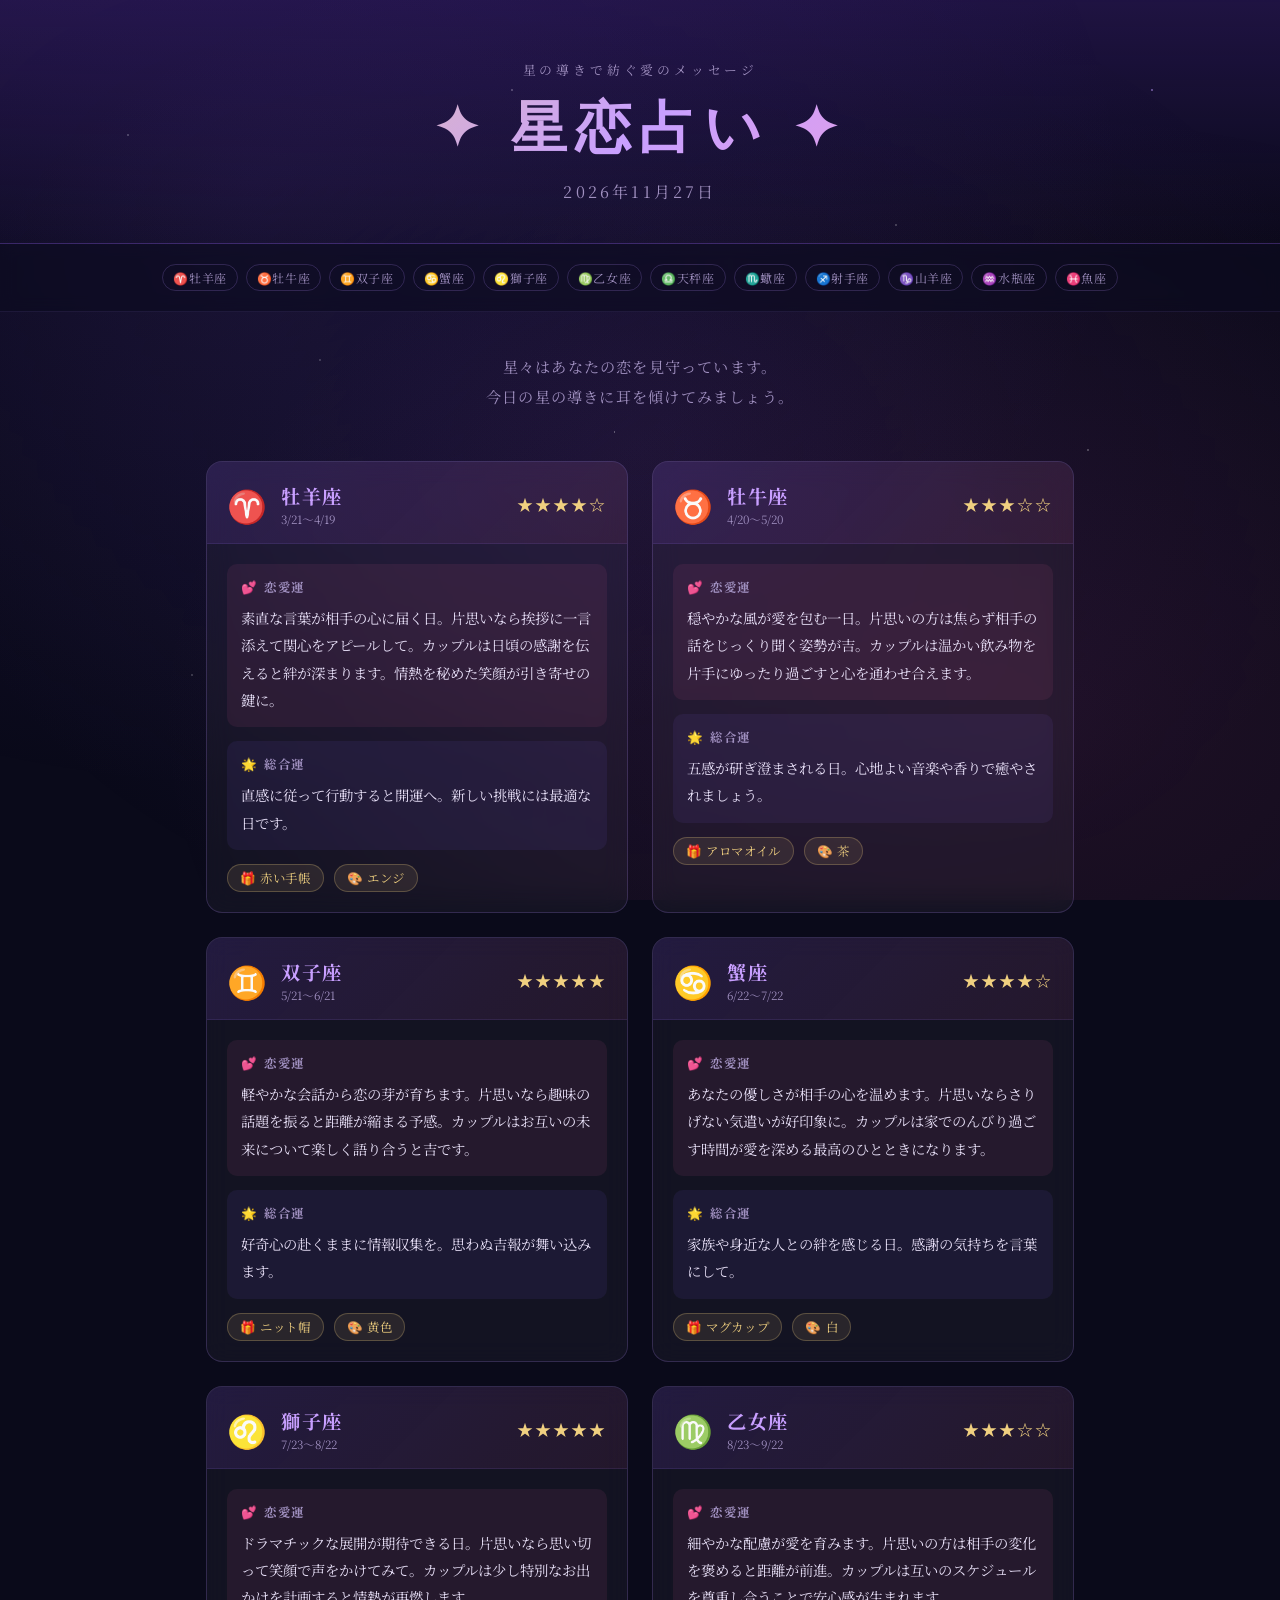
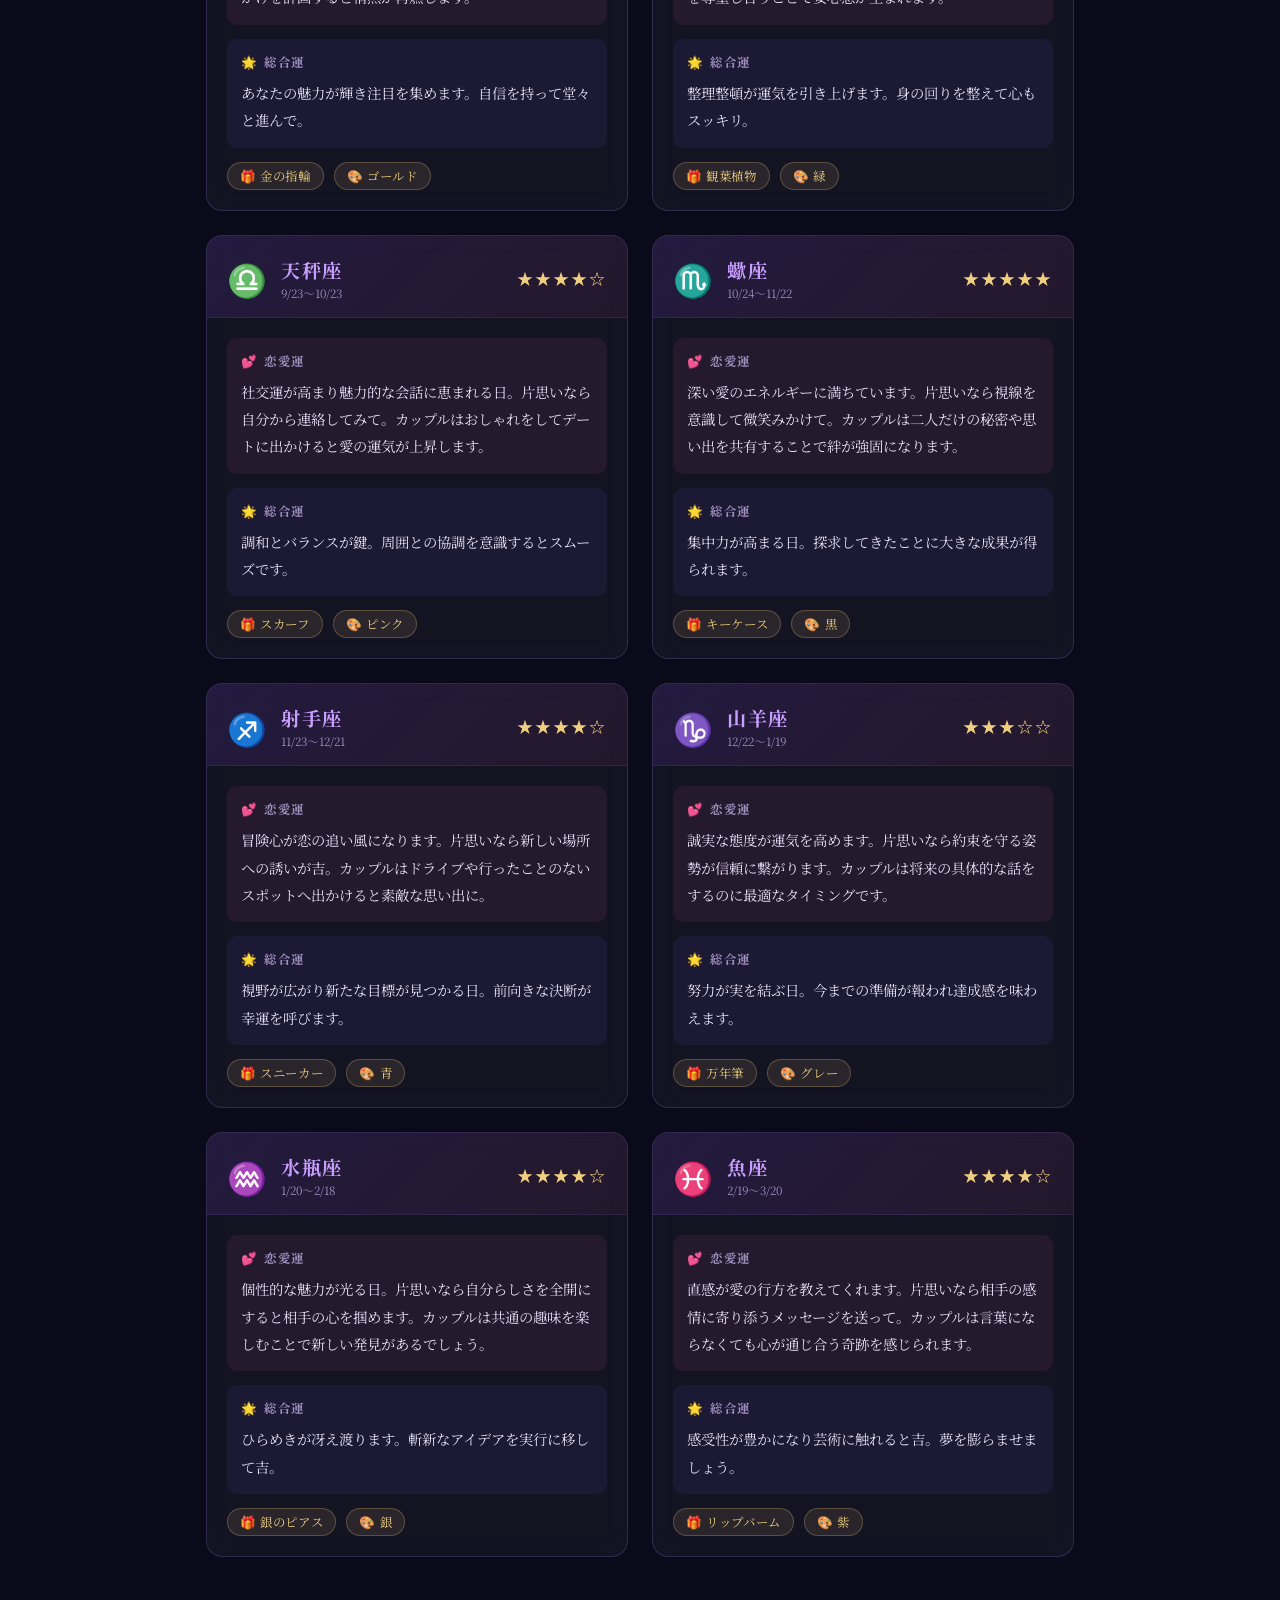
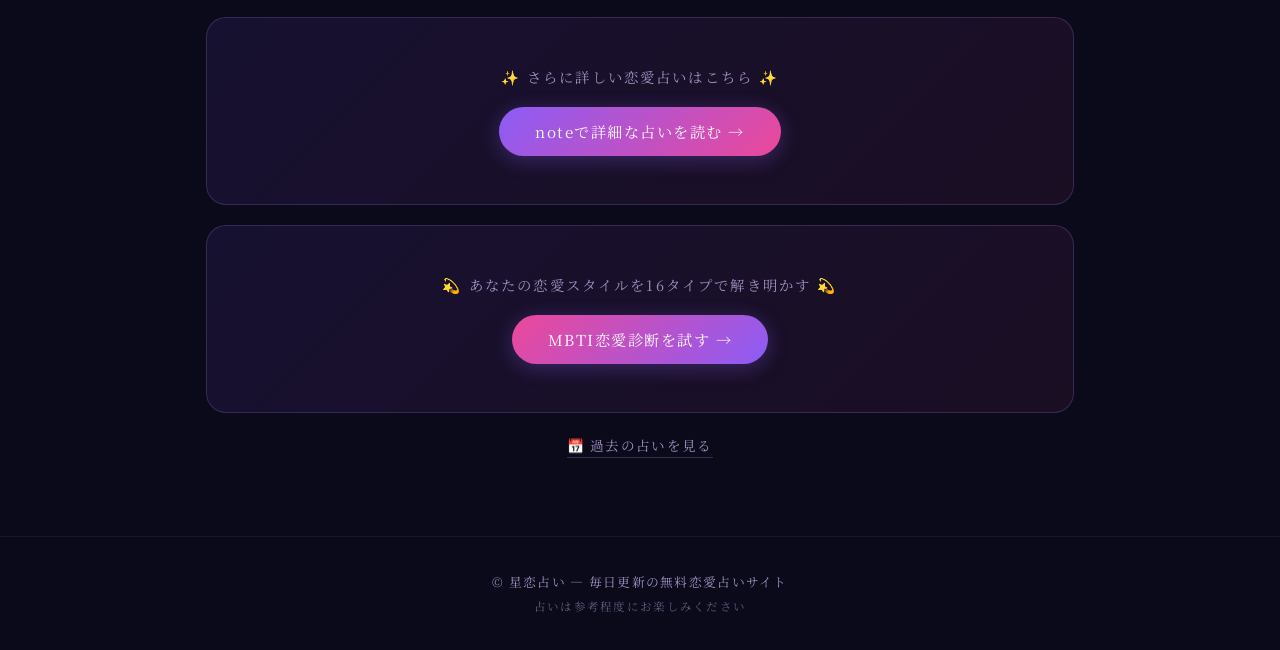
<file: docs/horoscope/2026-11-27.html>
<!DOCTYPE html>
<html lang="ja">
<head>
  <meta charset="UTF-8">
  <meta name="viewport" content="width=device-width, initial-scale=1.0">
  <meta name="description" content="2026年11月27日の12星座恋愛占い。今日のあなたの恋愛運・総合運・ラッキーアイテムを毎日更新でお届けします。">
  <meta property="og:title" content="2026年11月27日の星恋占い | 12星座恋愛運">
  <meta property="og:description" content="今日の恋愛運を星の導きでチェック。毎日更新の無料占いサイト。">
  <title>[アーカイブ] 2026年11月27日の星恋占い | 星恋占い</title>
  <link rel="preconnect" href="https://fonts.googleapis.com">
  <link href="https://fonts.googleapis.com/css2?family=Noto+Serif+JP:wght@400;700&family=Cinzel:wght@400;700&display=swap" rel="stylesheet">
  <link rel="stylesheet" href="../style.css">
</head>
<body>
  <div class="stars-bg"></div>

  <header>
    <div class="header-inner">
      <p class="site-subtitle">星の導きで紡ぐ愛のメッセージ</p>
      <h1 class="site-title">✦ 星恋占い ✦</h1>
      <p class="today-date">2026年11月27日</p>
    </div>
  </header>

  <nav class="sign-nav">
    <a href="#aries">♈牡羊座</a><a href="#taurus">♉牡牛座</a><a href="#gemini">♊双子座</a><a href="#cancer">♋蟹座</a><a href="#leo">♌獅子座</a><a href="#virgo">♍乙女座</a><a href="#libra">♎天秤座</a><a href="#scorpio">♏蠍座</a><a href="#sagittarius">♐射手座</a><a href="#capricorn">♑山羊座</a><a href="#aquarius">♒水瓶座</a><a href="#pisces">♓魚座</a>
  </nav>

  <main>
    <section class="intro">
      <p>星々はあなたの恋を見守っています。<br>今日の星の導きに耳を傾けてみましょう。</p>
    </section>

    <div class="cards-grid">

        <article class="card" id="aries">
          <div class="card-header">
            <span class="emoji">♈</span>
            <div>
              <h2 class="sign-name">牡羊座</h2>
              <p class="period">3/21〜4/19</p>
            </div>
            <span class="stars">★★★★☆</span>
          </div>
          <div class="card-body">
            <div class="section love-section">
              <h3>💕 恋愛運</h3>
              <p>素直な言葉が相手の心に届く日。片思いなら挨拶に一言添えて関心をアピールして。カップルは日頃の感謝を伝えると絆が深まります。情熱を秘めた笑顔が引き寄せの鍵に。</p>
            </div>
            <div class="section general-section">
              <h3>🌟 総合運</h3>
              <p>直感に従って行動すると開運へ。新しい挑戦には最適な日です。</p>
            </div>
            <div class="lucky-row">
              <span class="lucky-badge">🎁 赤い手帳</span>
              <span class="lucky-badge">🎨 エンジ</span>
            </div>
          </div>
        </article>

        <article class="card" id="taurus">
          <div class="card-header">
            <span class="emoji">♉</span>
            <div>
              <h2 class="sign-name">牡牛座</h2>
              <p class="period">4/20〜5/20</p>
            </div>
            <span class="stars">★★★☆☆</span>
          </div>
          <div class="card-body">
            <div class="section love-section">
              <h3>💕 恋愛運</h3>
              <p>穏やかな風が愛を包む一日。片思いの方は焦らず相手の話をじっくり聞く姿勢が吉。カップルは温かい飲み物を片手にゆったり過ごすと心を通わせ合えます。</p>
            </div>
            <div class="section general-section">
              <h3>🌟 総合運</h3>
              <p>五感が研ぎ澄まされる日。心地よい音楽や香りで癒やされましょう。</p>
            </div>
            <div class="lucky-row">
              <span class="lucky-badge">🎁 アロマオイル</span>
              <span class="lucky-badge">🎨 茶</span>
            </div>
          </div>
        </article>

        <article class="card" id="gemini">
          <div class="card-header">
            <span class="emoji">♊</span>
            <div>
              <h2 class="sign-name">双子座</h2>
              <p class="period">5/21〜6/21</p>
            </div>
            <span class="stars">★★★★★</span>
          </div>
          <div class="card-body">
            <div class="section love-section">
              <h3>💕 恋愛運</h3>
              <p>軽やかな会話から恋の芽が育ちます。片思いなら趣味の話題を振ると距離が縮まる予感。カップルはお互いの未来について楽しく語り合うと吉です。</p>
            </div>
            <div class="section general-section">
              <h3>🌟 総合運</h3>
              <p>好奇心の赴くままに情報収集を。思わぬ吉報が舞い込みます。</p>
            </div>
            <div class="lucky-row">
              <span class="lucky-badge">🎁 ニット帽</span>
              <span class="lucky-badge">🎨 黄色</span>
            </div>
          </div>
        </article>

        <article class="card" id="cancer">
          <div class="card-header">
            <span class="emoji">♋</span>
            <div>
              <h2 class="sign-name">蟹座</h2>
              <p class="period">6/22〜7/22</p>
            </div>
            <span class="stars">★★★★☆</span>
          </div>
          <div class="card-body">
            <div class="section love-section">
              <h3>💕 恋愛運</h3>
              <p>あなたの優しさが相手の心を温めます。片思いならさりげない気遣いが好印象に。カップルは家でのんびり過ごす時間が愛を深める最高のひとときになります。</p>
            </div>
            <div class="section general-section">
              <h3>🌟 総合運</h3>
              <p>家族や身近な人との絆を感じる日。感謝の気持ちを言葉にして。</p>
            </div>
            <div class="lucky-row">
              <span class="lucky-badge">🎁 マグカップ</span>
              <span class="lucky-badge">🎨 白</span>
            </div>
          </div>
        </article>

        <article class="card" id="leo">
          <div class="card-header">
            <span class="emoji">♌</span>
            <div>
              <h2 class="sign-name">獅子座</h2>
              <p class="period">7/23〜8/22</p>
            </div>
            <span class="stars">★★★★★</span>
          </div>
          <div class="card-body">
            <div class="section love-section">
              <h3>💕 恋愛運</h3>
              <p>ドラマチックな展開が期待できる日。片思いなら思い切って笑顔で声をかけてみて。カップルは少し特別なお出かけを計画すると情熱が再燃します。</p>
            </div>
            <div class="section general-section">
              <h3>🌟 総合運</h3>
              <p>あなたの魅力が輝き注目を集めます。自信を持って堂々と進んで。</p>
            </div>
            <div class="lucky-row">
              <span class="lucky-badge">🎁 金の指輪</span>
              <span class="lucky-badge">🎨 ゴールド</span>
            </div>
          </div>
        </article>

        <article class="card" id="virgo">
          <div class="card-header">
            <span class="emoji">♍</span>
            <div>
              <h2 class="sign-name">乙女座</h2>
              <p class="period">8/23〜9/22</p>
            </div>
            <span class="stars">★★★☆☆</span>
          </div>
          <div class="card-body">
            <div class="section love-section">
              <h3>💕 恋愛運</h3>
              <p>細やかな配慮が愛を育みます。片思いの方は相手の変化を褒めると距離が前進。カップルは互いのスケジュールを尊重し合うことで安心感が生まれます。</p>
            </div>
            <div class="section general-section">
              <h3>🌟 総合運</h3>
              <p>整理整頓が運気を引き上げます。身の回りを整えて心もスッキリ。</p>
            </div>
            <div class="lucky-row">
              <span class="lucky-badge">🎁 観葉植物</span>
              <span class="lucky-badge">🎨 緑</span>
            </div>
          </div>
        </article>

        <article class="card" id="libra">
          <div class="card-header">
            <span class="emoji">♎</span>
            <div>
              <h2 class="sign-name">天秤座</h2>
              <p class="period">9/23〜10/23</p>
            </div>
            <span class="stars">★★★★☆</span>
          </div>
          <div class="card-body">
            <div class="section love-section">
              <h3>💕 恋愛運</h3>
              <p>社交運が高まり魅力的な会話に恵まれる日。片思いなら自分から連絡してみて。カップルはおしゃれをしてデートに出かけると愛の運気が上昇します。</p>
            </div>
            <div class="section general-section">
              <h3>🌟 総合運</h3>
              <p>調和とバランスが鍵。周囲との協調を意識するとスムーズです。</p>
            </div>
            <div class="lucky-row">
              <span class="lucky-badge">🎁 スカーフ</span>
              <span class="lucky-badge">🎨 ピンク</span>
            </div>
          </div>
        </article>

        <article class="card" id="scorpio">
          <div class="card-header">
            <span class="emoji">♏</span>
            <div>
              <h2 class="sign-name">蠍座</h2>
              <p class="period">10/24〜11/22</p>
            </div>
            <span class="stars">★★★★★</span>
          </div>
          <div class="card-body">
            <div class="section love-section">
              <h3>💕 恋愛運</h3>
              <p>深い愛のエネルギーに満ちています。片思いなら視線を意識して微笑みかけて。カップルは二人だけの秘密や思い出を共有することで絆が強固になります。</p>
            </div>
            <div class="section general-section">
              <h3>🌟 総合運</h3>
              <p>集中力が高まる日。探求してきたことに大きな成果が得られます。</p>
            </div>
            <div class="lucky-row">
              <span class="lucky-badge">🎁 キーケース</span>
              <span class="lucky-badge">🎨 黒</span>
            </div>
          </div>
        </article>

        <article class="card" id="sagittarius">
          <div class="card-header">
            <span class="emoji">♐</span>
            <div>
              <h2 class="sign-name">射手座</h2>
              <p class="period">11/23〜12/21</p>
            </div>
            <span class="stars">★★★★☆</span>
          </div>
          <div class="card-body">
            <div class="section love-section">
              <h3>💕 恋愛運</h3>
              <p>冒険心が恋の追い風になります。片思いなら新しい場所への誘いが吉。カップルはドライブや行ったことのないスポットへ出かけると素敵な思い出に。</p>
            </div>
            <div class="section general-section">
              <h3>🌟 総合運</h3>
              <p>視野が広がり新たな目標が見つかる日。前向きな決断が幸運を呼びます。</p>
            </div>
            <div class="lucky-row">
              <span class="lucky-badge">🎁 スニーカー</span>
              <span class="lucky-badge">🎨 青</span>
            </div>
          </div>
        </article>

        <article class="card" id="capricorn">
          <div class="card-header">
            <span class="emoji">♑</span>
            <div>
              <h2 class="sign-name">山羊座</h2>
              <p class="period">12/22〜1/19</p>
            </div>
            <span class="stars">★★★☆☆</span>
          </div>
          <div class="card-body">
            <div class="section love-section">
              <h3>💕 恋愛運</h3>
              <p>誠実な態度が運気を高めます。片思いなら約束を守る姿勢が信頼に繋がります。カップルは将来の具体的な話をするのに最適なタイミングです。</p>
            </div>
            <div class="section general-section">
              <h3>🌟 総合運</h3>
              <p>努力が実を結ぶ日。今までの準備が報われ達成感を味わえます。</p>
            </div>
            <div class="lucky-row">
              <span class="lucky-badge">🎁 万年筆</span>
              <span class="lucky-badge">🎨 グレー</span>
            </div>
          </div>
        </article>

        <article class="card" id="aquarius">
          <div class="card-header">
            <span class="emoji">♒</span>
            <div>
              <h2 class="sign-name">水瓶座</h2>
              <p class="period">1/20〜2/18</p>
            </div>
            <span class="stars">★★★★☆</span>
          </div>
          <div class="card-body">
            <div class="section love-section">
              <h3>💕 恋愛運</h3>
              <p>個性的な魅力が光る日。片思いなら自分らしさを全開にすると相手の心を掴めます。カップルは共通の趣味を楽しむことで新しい発見があるでしょう。</p>
            </div>
            <div class="section general-section">
              <h3>🌟 総合運</h3>
              <p>ひらめきが冴え渡ります。斬新なアイデアを実行に移して吉。</p>
            </div>
            <div class="lucky-row">
              <span class="lucky-badge">🎁 銀のピアス</span>
              <span class="lucky-badge">🎨 銀</span>
            </div>
          </div>
        </article>

        <article class="card" id="pisces">
          <div class="card-header">
            <span class="emoji">♓</span>
            <div>
              <h2 class="sign-name">魚座</h2>
              <p class="period">2/19〜3/20</p>
            </div>
            <span class="stars">★★★★☆</span>
          </div>
          <div class="card-body">
            <div class="section love-section">
              <h3>💕 恋愛運</h3>
              <p>直感が愛の行方を教えてくれます。片思いなら相手の感情に寄り添うメッセージを送って。カップルは言葉にならなくても心が通じ合う奇跡を感じられます。</p>
            </div>
            <div class="section general-section">
              <h3>🌟 総合運</h3>
              <p>感受性が豊かになり芸術に触れると吉。夢を膨らませましょう。</p>
            </div>
            <div class="lucky-row">
              <span class="lucky-badge">🎁 リップバーム</span>
              <span class="lucky-badge">🎨 紫</span>
            </div>
          </div>
        </article>

    </div>

    <section class="note-link" style="margin-bottom:16px;">
      <p>✨ さらに詳しい恋愛占いはこちら ✨</p>
      <a href="https://note.com/lucky_godwit6515" target="_blank" class="note-btn">
        noteで詳細な占いを読む →
      </a>
    </section>

    <section class="note-link">
      <p>💫 あなたの恋愛スタイルを16タイプで解き明かす 💫</p>
      <a href="mbti/index.html" class="note-btn" style="background:linear-gradient(135deg,#ec4899,#8b5cf6);">
        MBTI恋愛診断を試す →
      </a>
    </section>

    <section class="archive-link">
      <a href="../archive.html">📅 過去の占いを見る</a>
    </section>
  </main>

  <footer>
    <p>© 星恋占い — 毎日更新の無料恋愛占いサイト</p>
    <p class="footer-note">占いは参考程度にお楽しみください</p>
  </footer>
</body>
</html>
</file>
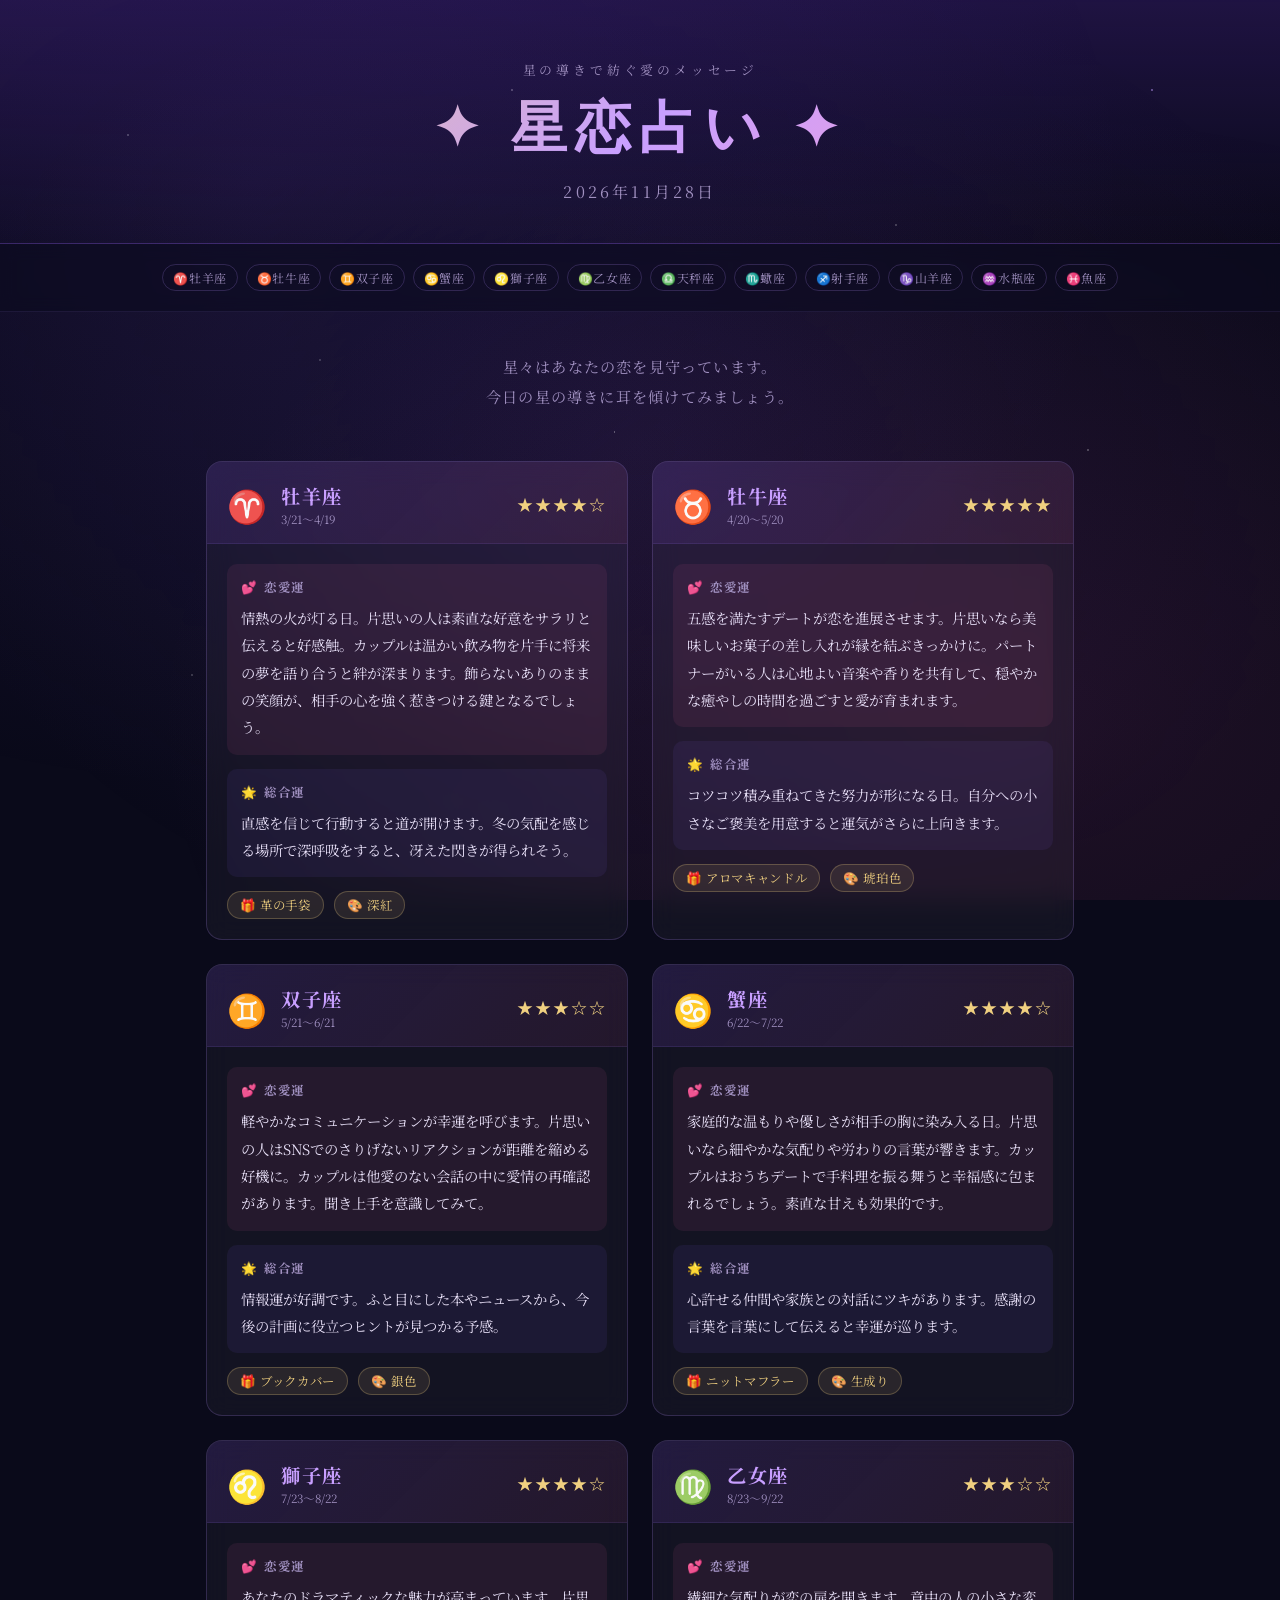
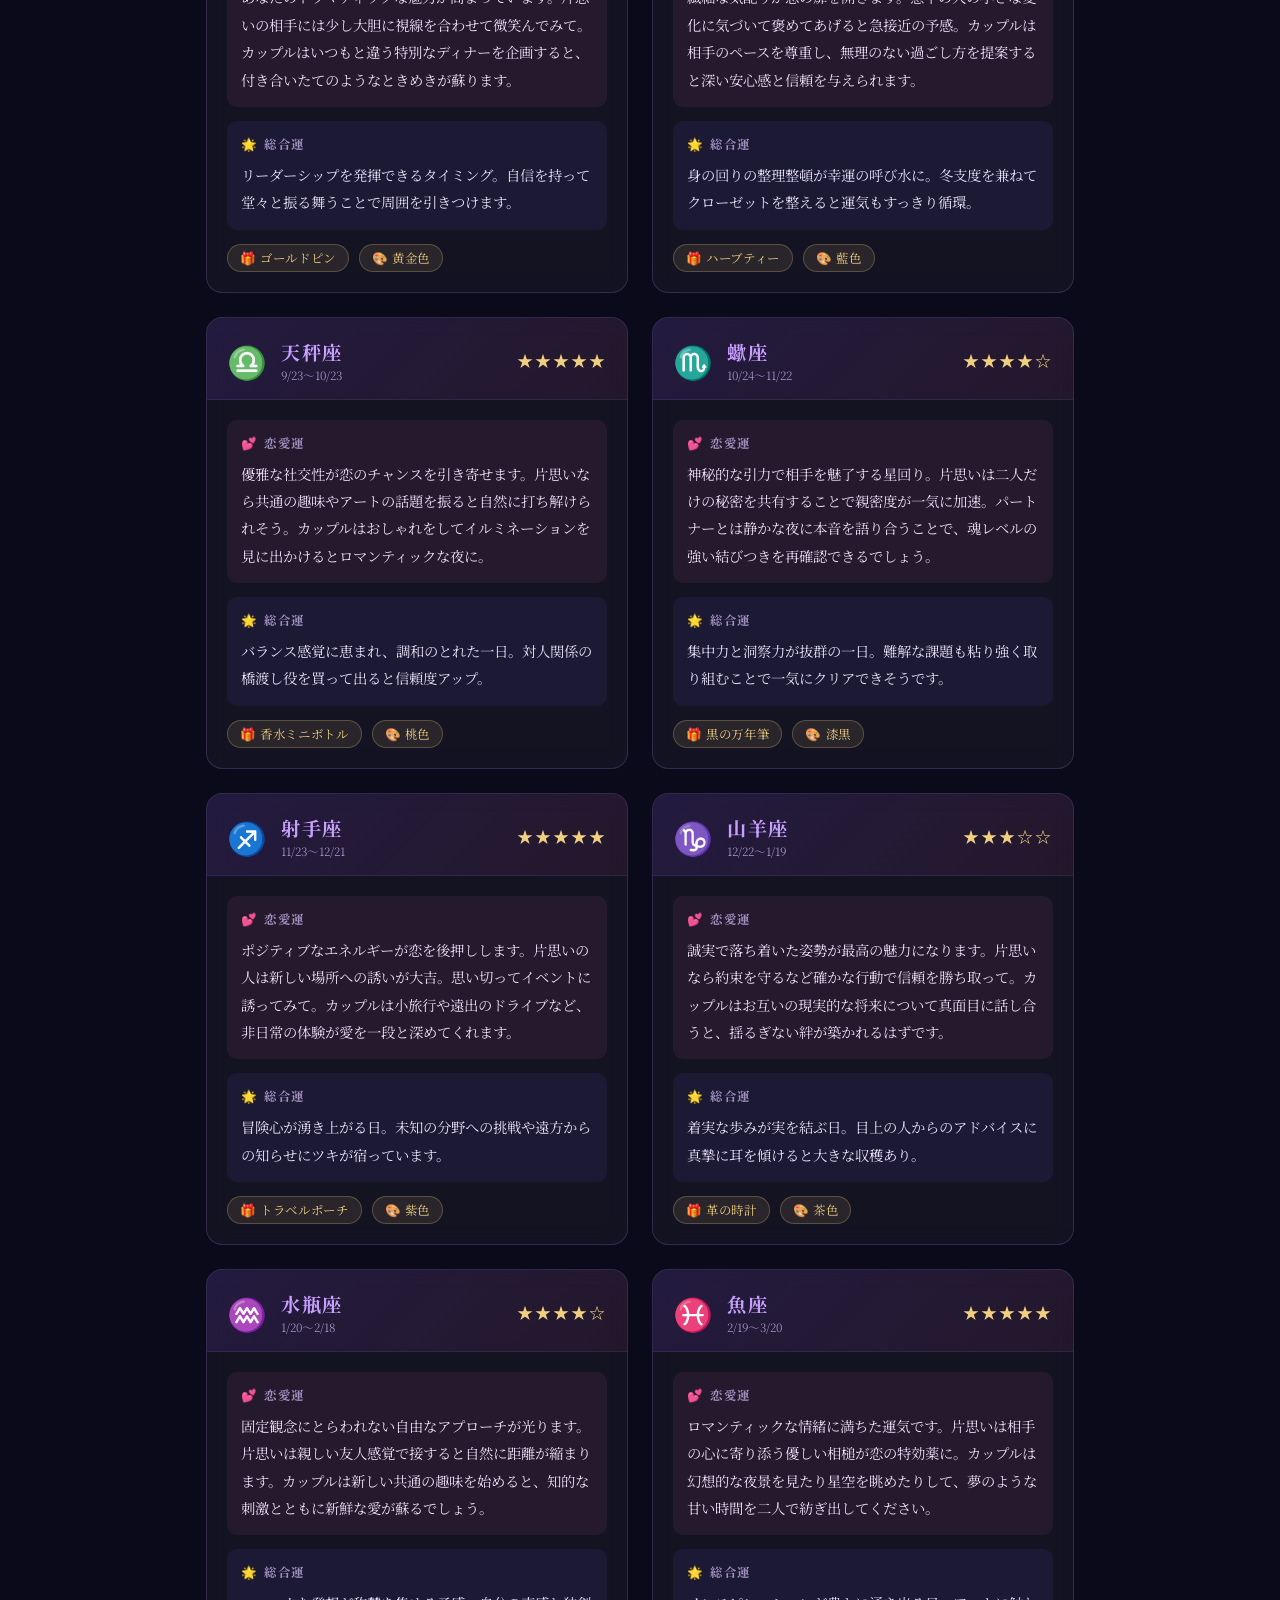
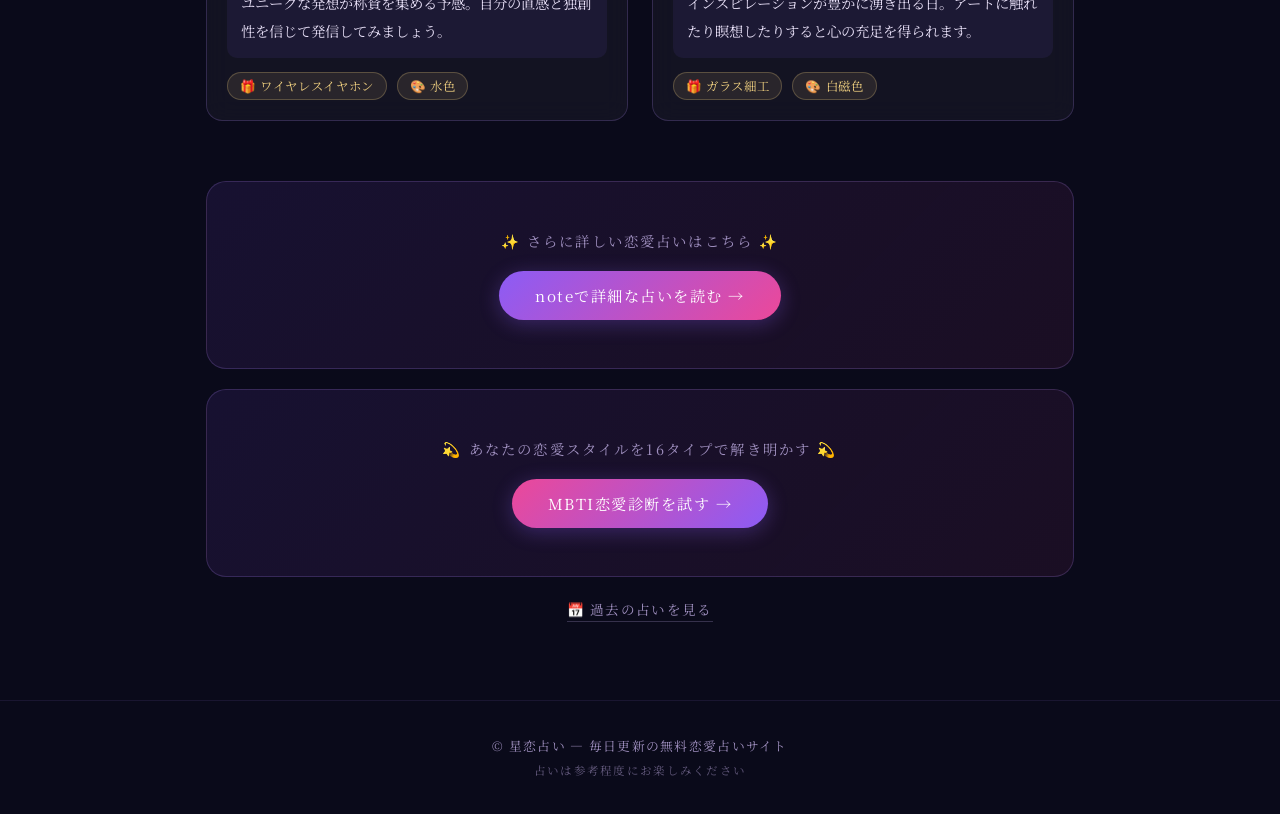
<file: docs/horoscope/2026-11-28.html>
<!DOCTYPE html>
<html lang="ja">
<head>
  <meta charset="UTF-8">
  <meta name="viewport" content="width=device-width, initial-scale=1.0">
  <meta name="description" content="2026年11月28日の12星座恋愛占い。今日のあなたの恋愛運・総合運・ラッキーアイテムを毎日更新でお届けします。">
  <meta property="og:title" content="2026年11月28日の星恋占い | 12星座恋愛運">
  <meta property="og:description" content="今日の恋愛運を星の導きでチェック。毎日更新の無料占いサイト。">
  <title>[アーカイブ] 2026年11月28日の星恋占い | 星恋占い</title>
  <link rel="preconnect" href="https://fonts.googleapis.com">
  <link href="https://fonts.googleapis.com/css2?family=Noto+Serif+JP:wght@400;700&family=Cinzel:wght@400;700&display=swap" rel="stylesheet">
  <link rel="stylesheet" href="../style.css">
</head>
<body>
  <div class="stars-bg"></div>

  <header>
    <div class="header-inner">
      <p class="site-subtitle">星の導きで紡ぐ愛のメッセージ</p>
      <h1 class="site-title">✦ 星恋占い ✦</h1>
      <p class="today-date">2026年11月28日</p>
    </div>
  </header>

  <nav class="sign-nav">
    <a href="#aries">♈牡羊座</a><a href="#taurus">♉牡牛座</a><a href="#gemini">♊双子座</a><a href="#cancer">♋蟹座</a><a href="#leo">♌獅子座</a><a href="#virgo">♍乙女座</a><a href="#libra">♎天秤座</a><a href="#scorpio">♏蠍座</a><a href="#sagittarius">♐射手座</a><a href="#capricorn">♑山羊座</a><a href="#aquarius">♒水瓶座</a><a href="#pisces">♓魚座</a>
  </nav>

  <main>
    <section class="intro">
      <p>星々はあなたの恋を見守っています。<br>今日の星の導きに耳を傾けてみましょう。</p>
    </section>

    <div class="cards-grid">

        <article class="card" id="aries">
          <div class="card-header">
            <span class="emoji">♈</span>
            <div>
              <h2 class="sign-name">牡羊座</h2>
              <p class="period">3/21〜4/19</p>
            </div>
            <span class="stars">★★★★☆</span>
          </div>
          <div class="card-body">
            <div class="section love-section">
              <h3>💕 恋愛運</h3>
              <p>情熱の火が灯る日。片思いの人は素直な好意をサラリと伝えると好感触。カップルは温かい飲み物を片手に将来の夢を語り合うと絆が深まります。飾らないありのままの笑顔が、相手の心を強く惹きつける鍵となるでしょう。</p>
            </div>
            <div class="section general-section">
              <h3>🌟 総合運</h3>
              <p>直感を信じて行動すると道が開けます。冬の気配を感じる場所で深呼吸をすると、冴えた閃きが得られそう。</p>
            </div>
            <div class="lucky-row">
              <span class="lucky-badge">🎁 革の手袋</span>
              <span class="lucky-badge">🎨 深紅</span>
            </div>
          </div>
        </article>

        <article class="card" id="taurus">
          <div class="card-header">
            <span class="emoji">♉</span>
            <div>
              <h2 class="sign-name">牡牛座</h2>
              <p class="period">4/20〜5/20</p>
            </div>
            <span class="stars">★★★★★</span>
          </div>
          <div class="card-body">
            <div class="section love-section">
              <h3>💕 恋愛運</h3>
              <p>五感を満たすデートが恋を進展させます。片思いなら美味しいお菓子の差し入れが縁を結ぶきっかけに。パートナーがいる人は心地よい音楽や香りを共有して、穏やかな癒やしの時間を過ごすと愛が育まれます。</p>
            </div>
            <div class="section general-section">
              <h3>🌟 総合運</h3>
              <p>コツコツ積み重ねてきた努力が形になる日。自分への小さなご褒美を用意すると運気がさらに上向きます。</p>
            </div>
            <div class="lucky-row">
              <span class="lucky-badge">🎁 アロマキャンドル</span>
              <span class="lucky-badge">🎨 琥珀色</span>
            </div>
          </div>
        </article>

        <article class="card" id="gemini">
          <div class="card-header">
            <span class="emoji">♊</span>
            <div>
              <h2 class="sign-name">双子座</h2>
              <p class="period">5/21〜6/21</p>
            </div>
            <span class="stars">★★★☆☆</span>
          </div>
          <div class="card-body">
            <div class="section love-section">
              <h3>💕 恋愛運</h3>
              <p>軽やかなコミュニケーションが幸運を呼びます。片思いの人はSNSでのさりげないリアクションが距離を縮める好機に。カップルは他愛のない会話の中に愛情の再確認があります。聞き上手を意識してみて。</p>
            </div>
            <div class="section general-section">
              <h3>🌟 総合運</h3>
              <p>情報運が好調です。ふと目にした本やニュースから、今後の計画に役立つヒントが見つかる予感。</p>
            </div>
            <div class="lucky-row">
              <span class="lucky-badge">🎁 ブックカバー</span>
              <span class="lucky-badge">🎨 銀色</span>
            </div>
          </div>
        </article>

        <article class="card" id="cancer">
          <div class="card-header">
            <span class="emoji">♋</span>
            <div>
              <h2 class="sign-name">蟹座</h2>
              <p class="period">6/22〜7/22</p>
            </div>
            <span class="stars">★★★★☆</span>
          </div>
          <div class="card-body">
            <div class="section love-section">
              <h3>💕 恋愛運</h3>
              <p>家庭的な温もりや優しさが相手の胸に染み入る日。片思いなら細やかな気配りや労わりの言葉が響きます。カップルはおうちデートで手料理を振る舞うと幸福感に包まれるでしょう。素直な甘えも効果的です。</p>
            </div>
            <div class="section general-section">
              <h3>🌟 総合運</h3>
              <p>心許せる仲間や家族との対話にツキがあります。感謝の言葉を言葉にして伝えると幸運が巡ります。</p>
            </div>
            <div class="lucky-row">
              <span class="lucky-badge">🎁 ニットマフラー</span>
              <span class="lucky-badge">🎨 生成り</span>
            </div>
          </div>
        </article>

        <article class="card" id="leo">
          <div class="card-header">
            <span class="emoji">♌</span>
            <div>
              <h2 class="sign-name">獅子座</h2>
              <p class="period">7/23〜8/22</p>
            </div>
            <span class="stars">★★★★☆</span>
          </div>
          <div class="card-body">
            <div class="section love-section">
              <h3>💕 恋愛運</h3>
              <p>あなたのドラマティックな魅力が高まっています。片思いの相手には少し大胆に視線を合わせて微笑んでみて。カップルはいつもと違う特別なディナーを企画すると、付き合いたてのようなときめきが蘇ります。</p>
            </div>
            <div class="section general-section">
              <h3>🌟 総合運</h3>
              <p>リーダーシップを発揮できるタイミング。自信を持って堂々と振る舞うことで周囲を引きつけます。</p>
            </div>
            <div class="lucky-row">
              <span class="lucky-badge">🎁 ゴールドピン</span>
              <span class="lucky-badge">🎨 黄金色</span>
            </div>
          </div>
        </article>

        <article class="card" id="virgo">
          <div class="card-header">
            <span class="emoji">♍</span>
            <div>
              <h2 class="sign-name">乙女座</h2>
              <p class="period">8/23〜9/22</p>
            </div>
            <span class="stars">★★★☆☆</span>
          </div>
          <div class="card-body">
            <div class="section love-section">
              <h3>💕 恋愛運</h3>
              <p>繊細な気配りが恋の扉を開きます。意中の人の小さな変化に気づいて褒めてあげると急接近の予感。カップルは相手のペースを尊重し、無理のない過ごし方を提案すると深い安心感と信頼を与えられます。</p>
            </div>
            <div class="section general-section">
              <h3>🌟 総合運</h3>
              <p>身の回りの整理整頓が幸運の呼び水に。冬支度を兼ねてクローゼットを整えると運気もすっきり循環。</p>
            </div>
            <div class="lucky-row">
              <span class="lucky-badge">🎁 ハーブティー</span>
              <span class="lucky-badge">🎨 藍色</span>
            </div>
          </div>
        </article>

        <article class="card" id="libra">
          <div class="card-header">
            <span class="emoji">♎</span>
            <div>
              <h2 class="sign-name">天秤座</h2>
              <p class="period">9/23〜10/23</p>
            </div>
            <span class="stars">★★★★★</span>
          </div>
          <div class="card-body">
            <div class="section love-section">
              <h3>💕 恋愛運</h3>
              <p>優雅な社交性が恋のチャンスを引き寄せます。片思いなら共通の趣味やアートの話題を振ると自然に打ち解けられそう。カップルはおしゃれをしてイルミネーションを見に出かけるとロマンティックな夜に。</p>
            </div>
            <div class="section general-section">
              <h3>🌟 総合運</h3>
              <p>バランス感覚に恵まれ、調和のとれた一日。対人関係の橋渡し役を買って出ると信頼度アップ。</p>
            </div>
            <div class="lucky-row">
              <span class="lucky-badge">🎁 香水ミニボトル</span>
              <span class="lucky-badge">🎨 桃色</span>
            </div>
          </div>
        </article>

        <article class="card" id="scorpio">
          <div class="card-header">
            <span class="emoji">♏</span>
            <div>
              <h2 class="sign-name">蠍座</h2>
              <p class="period">10/24〜11/22</p>
            </div>
            <span class="stars">★★★★☆</span>
          </div>
          <div class="card-body">
            <div class="section love-section">
              <h3>💕 恋愛運</h3>
              <p>神秘的な引力で相手を魅了する星回り。片思いは二人だけの秘密を共有することで親密度が一気に加速。パートナーとは静かな夜に本音を語り合うことで、魂レベルの強い結びつきを再確認できるでしょう。</p>
            </div>
            <div class="section general-section">
              <h3>🌟 総合運</h3>
              <p>集中力と洞察力が抜群の一日。難解な課題も粘り強く取り組むことで一気にクリアできそうです。</p>
            </div>
            <div class="lucky-row">
              <span class="lucky-badge">🎁 黒の万年筆</span>
              <span class="lucky-badge">🎨 漆黒</span>
            </div>
          </div>
        </article>

        <article class="card" id="sagittarius">
          <div class="card-header">
            <span class="emoji">♐</span>
            <div>
              <h2 class="sign-name">射手座</h2>
              <p class="period">11/23〜12/21</p>
            </div>
            <span class="stars">★★★★★</span>
          </div>
          <div class="card-body">
            <div class="section love-section">
              <h3>💕 恋愛運</h3>
              <p>ポジティブなエネルギーが恋を後押しします。片思いの人は新しい場所への誘いが大吉。思い切ってイベントに誘ってみて。カップルは小旅行や遠出のドライブなど、非日常の体験が愛を一段と深めてくれます。</p>
            </div>
            <div class="section general-section">
              <h3>🌟 総合運</h3>
              <p>冒険心が湧き上がる日。未知の分野への挑戦や遠方からの知らせにツキが宿っています。</p>
            </div>
            <div class="lucky-row">
              <span class="lucky-badge">🎁 トラベルポーチ</span>
              <span class="lucky-badge">🎨 紫色</span>
            </div>
          </div>
        </article>

        <article class="card" id="capricorn">
          <div class="card-header">
            <span class="emoji">♑</span>
            <div>
              <h2 class="sign-name">山羊座</h2>
              <p class="period">12/22〜1/19</p>
            </div>
            <span class="stars">★★★☆☆</span>
          </div>
          <div class="card-body">
            <div class="section love-section">
              <h3>💕 恋愛運</h3>
              <p>誠実で落ち着いた姿勢が最高の魅力になります。片思いなら約束を守るなど確かな行動で信頼を勝ち取って。カップルはお互いの現実的な将来について真面目に話し合うと、揺るぎない絆が築かれるはずです。</p>
            </div>
            <div class="section general-section">
              <h3>🌟 総合運</h3>
              <p>着実な歩みが実を結ぶ日。目上の人からのアドバイスに真摯に耳を傾けると大きな収穫あり。</p>
            </div>
            <div class="lucky-row">
              <span class="lucky-badge">🎁 革の時計</span>
              <span class="lucky-badge">🎨 茶色</span>
            </div>
          </div>
        </article>

        <article class="card" id="aquarius">
          <div class="card-header">
            <span class="emoji">♒</span>
            <div>
              <h2 class="sign-name">水瓶座</h2>
              <p class="period">1/20〜2/18</p>
            </div>
            <span class="stars">★★★★☆</span>
          </div>
          <div class="card-body">
            <div class="section love-section">
              <h3>💕 恋愛運</h3>
              <p>固定観念にとらわれない自由なアプローチが光ります。片思いは親しい友人感覚で接すると自然に距離が縮まります。カップルは新しい共通の趣味を始めると、知的な刺激とともに新鮮な愛が蘇るでしょう。</p>
            </div>
            <div class="section general-section">
              <h3>🌟 総合運</h3>
              <p>ユニークな発想が称賛を集める予感。自分の直感と独創性を信じて発信してみましょう。</p>
            </div>
            <div class="lucky-row">
              <span class="lucky-badge">🎁 ワイヤレスイヤホン</span>
              <span class="lucky-badge">🎨 水色</span>
            </div>
          </div>
        </article>

        <article class="card" id="pisces">
          <div class="card-header">
            <span class="emoji">♓</span>
            <div>
              <h2 class="sign-name">魚座</h2>
              <p class="period">2/19〜3/20</p>
            </div>
            <span class="stars">★★★★★</span>
          </div>
          <div class="card-body">
            <div class="section love-section">
              <h3>💕 恋愛運</h3>
              <p>ロマンティックな情緒に満ちた運気です。片思いは相手の心に寄り添う優しい相槌が恋の特効薬に。カップルは幻想的な夜景を見たり星空を眺めたりして、夢のような甘い時間を二人で紡ぎ出してください。</p>
            </div>
            <div class="section general-section">
              <h3>🌟 総合運</h3>
              <p>インスピレーションが豊かに湧き出る日。アートに触れたり瞑想したりすると心の充足を得られます。</p>
            </div>
            <div class="lucky-row">
              <span class="lucky-badge">🎁 ガラス細工</span>
              <span class="lucky-badge">🎨 白磁色</span>
            </div>
          </div>
        </article>

    </div>

    <section class="note-link" style="margin-bottom:16px;">
      <p>✨ さらに詳しい恋愛占いはこちら ✨</p>
      <a href="https://note.com/lucky_godwit6515" target="_blank" class="note-btn">
        noteで詳細な占いを読む →
      </a>
    </section>

    <section class="note-link">
      <p>💫 あなたの恋愛スタイルを16タイプで解き明かす 💫</p>
      <a href="mbti/index.html" class="note-btn" style="background:linear-gradient(135deg,#ec4899,#8b5cf6);">
        MBTI恋愛診断を試す →
      </a>
    </section>

    <section class="archive-link">
      <a href="../archive.html">📅 過去の占いを見る</a>
    </section>
  </main>

  <footer>
    <p>© 星恋占い — 毎日更新の無料恋愛占いサイト</p>
    <p class="footer-note">占いは参考程度にお楽しみください</p>
  </footer>
</body>
</html>
</file>
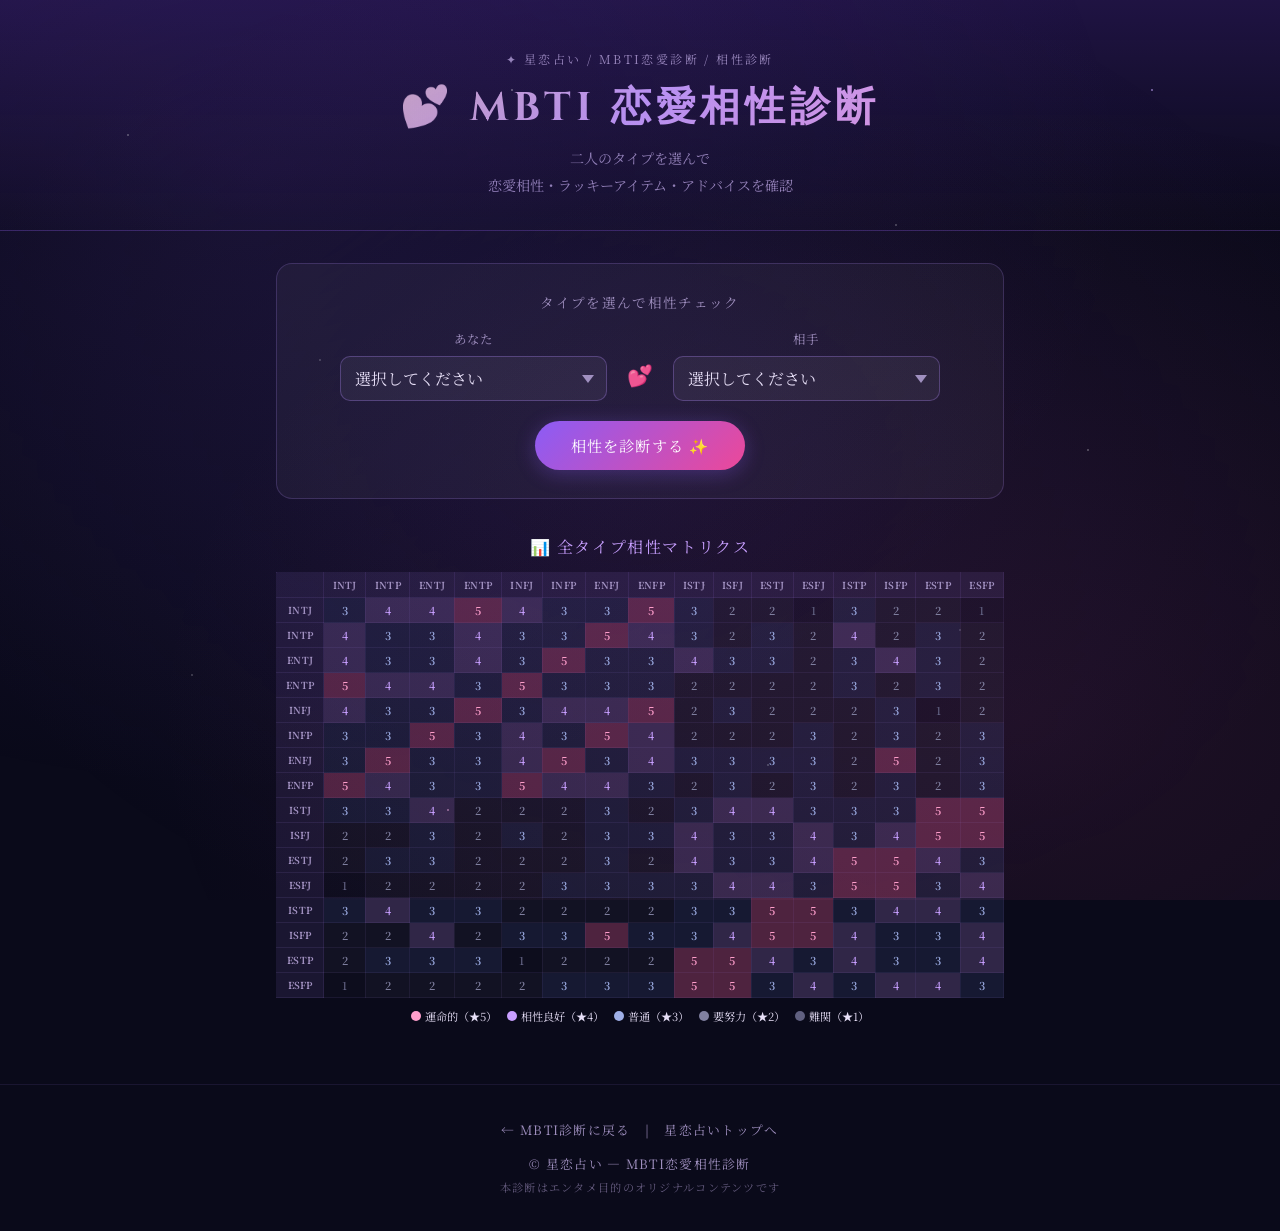
<file: docs/mbti/compatibility.html>
<!DOCTYPE html>
<html lang="ja">
<head>
  <meta charset="UTF-8">
  <meta name="viewport" content="width=device-width, initial-scale=1.0">
  <meta name="description" content="MBTIタイプ別の恋愛相性診断。16タイプの組み合わせで二人の相性・ラッキーアイテム・アドバイスを詳しく解説。">
  <title>MBTI恋愛相性診断 ✦ 星恋占い</title>
  <link rel="preconnect" href="https://fonts.googleapis.com">
  <link href="https://fonts.googleapis.com/css2?family=Noto+Serif+JP:wght@400;700&family=Cinzel:wght@400;700&display=swap" rel="stylesheet">
  <link rel="stylesheet" href="../style.css">
  <style>
    .hero{text-align:center;padding:48px 20px 32px;background:linear-gradient(to bottom,rgba(80,40,160,.3),transparent);border-bottom:1px solid rgba(180,140,255,.15);}
    .hero .bc{font-size:.75rem;letter-spacing:.2em;color:var(--text-muted);margin-bottom:8px;}
    .hero h1{font-family:'Cinzel',serif;font-size:clamp(1.5rem,5vw,2.5rem);background:linear-gradient(135deg,var(--gold),var(--accent),var(--accent2));-webkit-background-clip:text;-webkit-text-fill-color:transparent;background-clip:text;letter-spacing:.12em;margin-bottom:10px;}
    .hero p{color:var(--text-muted);font-size:.88rem;line-height:1.9;}
    .wrap{max-width:760px;margin:0 auto;padding:32px 16px 60px;position:relative;z-index:1;}

    /* セレクタ */
    .sel-card{background:var(--card-bg);border:1px solid var(--card-border);border-radius:16px;padding:28px 20px;margin-bottom:28px;}
    .sel-row{display:flex;gap:16px;align-items:flex-end;justify-content:center;flex-wrap:wrap;}
    .sel-group{text-align:center;}
    .sel-label{font-size:.78rem;color:var(--text-muted);letter-spacing:.1em;margin-bottom:8px;}
    .tsel{appearance:none;background:rgba(255,255,255,.05);border:1px solid rgba(180,140,255,.3);border-radius:10px;color:var(--text);font-family:'Noto Serif JP',serif;font-size:1rem;padding:10px 36px 10px 14px;cursor:pointer;background-image:url("data:image/svg+xml,%3Csvg xmlns='http://www.w3.org/2000/svg' width='12' height='8'%3E%3Cpath d='M0 0l6 8 6-8z' fill='%23a090c0'/%3E%3C/svg%3E");background-repeat:no-repeat;background-position:right 12px center;min-width:200px;}
    .tsel:focus{outline:none;border-color:var(--accent);}
    .vs{font-family:'Cinzel',serif;font-size:1.3rem;color:var(--gold);padding:0 4px 10px;}
    .chk-btn{padding:14px 36px;background:linear-gradient(135deg,#8b5cf6,#ec4899);color:white;border:none;border-radius:50px;font-family:'Noto Serif JP',serif;font-size:.95rem;cursor:pointer;letter-spacing:.08em;box-shadow:0 4px 20px rgba(139,92,246,.3);transition:all .2s;display:block;margin:20px auto 0;}
    .chk-btn:hover{opacity:.9;transform:translateY(-2px);}

    /* 結果カード */
    #result{display:none;}
    .rc{background:var(--card-bg);border:1px solid var(--card-border);border-radius:20px;padding:28px 24px;margin-bottom:20px;}
    .rt{display:flex;align-items:center;justify-content:center;gap:14px;margin-bottom:16px;flex-wrap:wrap;}
    .rb{font-family:'Cinzel',serif;font-size:1.8rem;background:linear-gradient(135deg,var(--gold),var(--accent));-webkit-background-clip:text;-webkit-text-fill-color:transparent;background-clip:text;}
    .rn{font-size:.8rem;color:var(--text-muted);}
    .rscore{text-align:center;margin:16px 0 20px;}
    .rscore .num{font-size:3rem;font-family:'Cinzel',serif;color:var(--gold);}
    .hearts{font-size:1.5rem;letter-spacing:3px;margin:6px 0;}
    .rlabel{font-size:.82rem;color:var(--text-muted);letter-spacing:.15em;}

    .secs{display:flex;flex-direction:column;gap:14px;margin-top:4px;}
    .sec{background:rgba(255,255,255,.03);border-radius:12px;padding:16px 18px;}
    .sec h3{font-size:.75rem;letter-spacing:.15em;color:var(--text-muted);margin-bottom:10px;}
    .sec p{font-size:.88rem;line-height:1.9;color:var(--text);}
    .lucky-row{display:flex;flex-wrap:wrap;gap:10px;margin-top:10px;}
    .lbadge{font-size:.78rem;padding:5px 14px;border-radius:20px;background:rgba(240,208,128,.1);border:1px solid rgba(240,208,128,.25);color:var(--gold);}
    .advice-list{margin:0;padding:0;list-style:none;display:flex;flex-direction:column;gap:8px;margin-top:8px;}
    .advice-list li{font-size:.86rem;line-height:1.8;padding-left:1.2em;position:relative;color:var(--text);}
    .advice-list li::before{content:"✦";position:absolute;left:0;color:var(--accent);font-size:.7rem;top:.15em;}

    /* マトリクス */
    .mx-wrap{overflow-x:auto;margin-top:36px;}
    .mx-title{font-size:1rem;color:var(--accent);text-align:center;margin-bottom:14px;letter-spacing:.1em;}
    table.mx{border-collapse:collapse;min-width:580px;width:100%;font-size:.6rem;}
    table.mx th{background:rgba(180,140,255,.1);color:var(--text-muted);padding:5px 3px;text-align:center;border:1px solid rgba(180,140,255,.1);letter-spacing:.03em;}
    table.mx td{padding:4px 2px;text-align:center;border:1px solid rgba(180,140,255,.08);cursor:pointer;transition:background .15s;font-size:.68rem;font-weight:600;}
    table.mx td:hover{background:rgba(180,140,255,.25)!important;}
    .s5{background:rgba(255,100,160,.28);color:#ff9fcc;}
    .s4{background:rgba(200,150,255,.2);color:#c89fff;}
    .s3{background:rgba(100,120,200,.14);color:#a0b0e8;}
    .s2{background:rgba(100,100,120,.1);color:#8080a0;}
    .s1{background:rgba(60,60,80,.08);color:#606080;}
    .legend{display:flex;gap:10px;justify-content:center;flex-wrap:wrap;margin-top:10px;font-size:.7rem;}
    .legend span{display:flex;align-items:center;gap:4px;}
    .ld{width:10px;height:10px;border-radius:50%;display:inline-block;}
    .hidden{display:none!important;}
  </style>
</head>
<body>
<div class="stars-bg"></div>
<div class="hero">
  <p class="bc"><a href="../index.html" style="color:inherit;text-decoration:none;">✦ 星恋占い</a> / <a href="index.html" style="color:inherit;text-decoration:none;">MBTI恋愛診断</a> / 相性診断</p>
  <h1>💕 MBTI 恋愛相性診断</h1>
  <p>二人のタイプを選んで<br>恋愛相性・ラッキーアイテム・アドバイスを確認</p>
</div>

<div class="wrap">
  <div class="sel-card">
    <div style="text-align:center;margin-bottom:18px;font-size:.85rem;color:var(--text-muted);letter-spacing:.1em;">タイプを選んで相性チェック</div>
    <div class="sel-row">
      <div class="sel-group"><div class="sel-label">あなた</div><select class="tsel" id="ta"></select></div>
      <div class="vs">💕</div>
      <div class="sel-group"><div class="sel-label">相手</div><select class="tsel" id="tb"></select></div>
    </div>
    <button class="chk-btn" onclick="check()">相性を診断する ✨</button>
  </div>

  <div id="result">
    <div class="rc" id="rc"></div>
  </div>

  <div class="mx-wrap">
    <div class="mx-title">📊 全タイプ相性マトリクス</div>
    <table class="mx" id="mx"></table>
    <div class="legend">
      <span><span class="ld" style="background:#ff9fcc"></span>運命的（★5）</span>
      <span><span class="ld" style="background:#c89fff"></span>相性良好（★4）</span>
      <span><span class="ld" style="background:#a0b0e8"></span>普通（★3）</span>
      <span><span class="ld" style="background:#8080a0"></span>要努力（★2）</span>
      <span><span class="ld" style="background:#606080"></span>難関（★1）</span>
    </div>
  </div>
</div>

<footer style="position:relative;z-index:1;text-align:center;padding:32px 20px;border-top:1px solid rgba(180,140,255,.1);color:var(--text-muted);font-size:.8rem;line-height:2;">
  <p><a href="index.html" style="color:var(--text-muted);text-decoration:none;">← MBTI診断に戻る</a>　|　<a href="../index.html" style="color:var(--text-muted);text-decoration:none;">星恋占いトップへ</a></p>
  <p style="margin-top:8px;">© 星恋占い — MBTI恋愛相性診断</p>
  <p style="font-size:.7rem;opacity:.6;">本診断はエンタメ目的のオリジナルコンテンツです</p>
</footer>

<script>
const ALL=['INTJ','INTP','ENTJ','ENTP','INFJ','INFP','ENFJ','ENFP','ISTJ','ISFJ','ESTJ','ESFJ','ISTP','ISFP','ESTP','ESFP'];
const NICKS={INTJ:"建築家",INTP:"論理学者",ENTJ:"指揮官",ENTP:"討論者",INFJ:"提唱者",INFP:"仲介者",ENFJ:"主人公",ENFP:"広報運動家",ISTJ:"管理者",ISFJ:"擁護者",ESTJ:"幹部",ESFJ:"領事",ISTP:"巨匠",ISFP:"冒険家",ESTP:"起業家",ESFP:"エンターテイナー"};

const CD={
  INTJ:{INTJ:3,INTP:4,ENTJ:4,ENTP:5,INFJ:4,INFP:3,ENFJ:3,ENFP:5,ISTJ:3,ISFJ:2,ESTJ:2,ESFJ:1,ISTP:3,ISFP:2,ESTP:2,ESFP:1},
  INTP:{INTJ:4,INTP:3,ENTJ:3,ENTP:4,INFJ:3,INFP:3,ENFJ:5,ENFP:4,ISTJ:3,ISFJ:2,ESTJ:3,ESFJ:2,ISTP:4,ISFP:2,ESTP:3,ESFP:2},
  ENTJ:{INTJ:4,INTP:3,ENTJ:3,ENTP:4,INFJ:3,INFP:5,ENFJ:3,ENFP:3,ISTJ:4,ISFJ:3,ESTJ:3,ESFJ:2,ISTP:3,ISFP:4,ESTP:3,ESFP:2},
  ENTP:{INTJ:5,INTP:4,ENTJ:4,ENTP:3,INFJ:5,INFP:3,ENFJ:3,ENFP:3,ISTJ:2,ISFJ:2,ESTJ:2,ESFJ:2,ISTP:3,ISFP:2,ESTP:3,ESFP:2},
  INFJ:{INTJ:4,INTP:3,ENTJ:3,ENTP:5,INFJ:3,INFP:4,ENFJ:4,ENFP:5,ISTJ:2,ISFJ:3,ESTJ:2,ESFJ:2,ISTP:2,ISFP:3,ESTP:1,ESFP:2},
  INFP:{INTJ:3,INTP:3,ENTJ:5,ENTP:3,INFJ:4,INFP:3,ENFJ:5,ENFP:4,ISTJ:2,ISFJ:2,ESTJ:2,ESFJ:3,ISTP:2,ISFP:3,ESTP:2,ESFP:3},
  ENFJ:{INTJ:3,INTP:5,ENTJ:3,ENTP:3,INFJ:4,INFP:5,ENFJ:3,ENFP:4,ISTJ:3,ISFJ:3,ESTJ:3,ESFJ:3,ISTP:2,ISFP:5,ESTP:2,ESFP:3},
  ENFP:{INTJ:5,INTP:4,ENTJ:3,ENTP:3,INFJ:5,INFP:4,ENFJ:4,ENFP:3,ISTJ:2,ISFJ:3,ESTJ:2,ESFJ:3,ISTP:2,ISFP:3,ESTP:2,ESFP:3},
  ISTJ:{INTJ:3,INTP:3,ENTJ:4,ENTP:2,INFJ:2,INFP:2,ENFJ:3,ENFP:2,ISTJ:3,ISFJ:4,ESTJ:4,ESFJ:3,ISTP:3,ISFP:3,ESTP:5,ESFP:5},
  ISFJ:{INTJ:2,INTP:2,ENTJ:3,ENTP:2,INFJ:3,INFP:2,ENFJ:3,ENFP:3,ISTJ:4,ISFJ:3,ESTJ:3,ESFJ:4,ISTP:3,ISFP:4,ESTP:5,ESFP:5},
  ESTJ:{INTJ:2,INTP:3,ENTJ:3,ENTP:2,INFJ:2,INFP:2,ENFJ:3,ENFP:2,ISTJ:4,ISFJ:3,ESTJ:3,ESFJ:4,ISTP:5,ISFP:5,ESTP:4,ESFP:3},
  ESFJ:{INTJ:1,INTP:2,ENTJ:2,ENTP:2,INFJ:2,INFP:3,ENFJ:3,ENFP:3,ISTJ:3,ISFJ:4,ESTJ:4,ESFJ:3,ISTP:5,ISFP:5,ESTP:3,ESFP:4},
  ISTP:{INTJ:3,INTP:4,ENTJ:3,ENTP:3,INFJ:2,INFP:2,ENFJ:2,ENFP:2,ISTJ:3,ISFJ:3,ESTJ:5,ESFJ:5,ISTP:3,ISFP:4,ESTP:4,ESFP:3},
  ISFP:{INTJ:2,INTP:2,ENTJ:4,ENTP:2,INFJ:3,INFP:3,ENFJ:5,ENFP:3,ISTJ:3,ISFJ:4,ESTJ:5,ESFJ:5,ISTP:4,ISFP:3,ESTP:3,ESFP:4},
  ESTP:{INTJ:2,INTP:3,ENTJ:3,ENTP:3,INFJ:1,INFP:2,ENFJ:2,ENFP:2,ISTJ:5,ISFJ:5,ESTJ:4,ESFJ:3,ISTP:4,ISFP:3,ESTP:3,ESFP:4},
  ESFP:{INTJ:1,INTP:2,ENTJ:2,ENTP:2,INFJ:2,INFP:3,ENFJ:3,ENFP:3,ISTJ:5,ISFJ:5,ESTJ:3,ESFJ:4,ISTP:3,ISFP:4,ESTP:4,ESFP:3},
};

// スコア別の基本コメント
const BASE={
  5:{label:"運命的な相性 💫",hearts:"♥♥♥♥♥",good:"心理機能が自然に補い合い、お互いの弱点を強みでカバーできる理想的な組み合わせ。最初から会話が弾み、価値観の共鳴を感じやすいでしょう。",bad:"相性が良すぎるため依存しすぎる危険も。適度な距離感を保つことが長続きの秘訣です。"},
  4:{label:"相性良好 ✨",hearts:"♥♥♥♥☆",good:"多くの価値観が一致し、一緒にいて心地よい安心感がある組み合わせ。理解し合えるポイントが多く、自然に関係が深まります。",bad:"似ている部分が多い反面、同じ弱点も持ちやすい。意識的に異なる視点を取り入れると成長できます。"},
  3:{label:"標準的な相性 🌙",hearts:"♥♥♥☆☆",good:"お互いに学び合える部分がある組み合わせ。最初は違和感を感じることもありますが、理解が深まると安定した関係になれます。",bad:"コミュニケーションスタイルの違いが誤解を生むことも。意図を丁寧に伝え合う習慣をつけましょう。"},
  2:{label:"努力が必要 🌧️",hearts:"♥♥☆☆☆",good:"表面的には違いが多く見えますが、お互いに惹かれる「異質さ」がある組み合わせ。努力次第でユニークな関係を築けます。",bad:"価値観や行動スタイルの違いから衝突しやすい。思い込みで判断せず、相手の視点を尊重する姿勢が必要です。"},
  1:{label:"難関の相性 ⚡",hearts:"♥☆☆☆☆",good:"非常に異なるタイプですが、だからこそお互いが持っていないものを持ち寄れます。乗り越えれば最強のパートナーになれる可能性も。",bad:"根本的な価値観・行動スタイルの違いが大きく、無意識のすれ違いが多くなりがちです。"},
};

// タイプ別の特性（軸ごと）
const AXIS_TRAITS={
  E:"社交的・エネルギッシュ・積極的",I:"内省的・深く考える・一対一を好む",
  S:"現実的・具体的・経験を重視",N:"直感的・抽象的・可能性を重視",
  T:"論理的・客観的・原則重視",F:"共感的・調和重視・感情を大切に",
  J:"計画的・秩序を好む・決断が早い",P:"柔軟・自発的・選択肢を残す",
};

// タイプ組み合わせ別のラッキーアイテム・デートスポット・アドバイス
const PAIR_DATA={
  "5":{
    lucky:["ムーンストーン","ラベンダーのアロマ","満月の夜のロウソク"],
    date:"静かな星空観察スポット・アンティークカフェ・美術館の夜間開放",
    advice:["初デートは二人だけの空間を選ぶと本来の魅力が伝わります","共通の「秘密の場所」を作ると絆が一気に深まります","相手の価値観を否定せず「そういう見方もあるね」と受け入れる姿勢が鍵"]
  },
  "4":{
    lucky:["ローズクォーツ","お気に入りの本","ペアのマグカップ"],
    date:"共通の趣味を活かしたアクティビティ・こだわりのカフェ巡り・朝市",
    advice:["共通の趣味や興味を見つけることで関係がさらに加速します","「ありがとう」を言葉にして伝える習慣が二人の仲を育てます","忙しくても週1回は二人の時間を確保しましょう"]
  },
  "3":{
    lucky:["アメジスト","共通の映画・音楽","手書きのメモ"],
    date:"会話が弾むボードゲームカフェ・料理教室・ドライブ",
    advice:["相手の「違い」を個性として楽しむ視点が関係を豊かにします","意見が合わないときこそ「なぜそう思う？」と興味を持って聞きましょう","定期的に二人の「いいところ」を言い合う習慣をつけると◎"]
  },
  "2":{
    lucky:["タイガーアイ","共通の目標メモ","温かいお茶のギフト"],
    date:"一緒に何かを作る体験型ワークショップ・ハイキング・料理対決",
    advice:["最初から全てを理解し合おうとせず「少しずつ」を大切に","相手が大切にしているものを一つ覚えて話題にしてみましょう","喧嘩したら24時間置いてから話し合うと解決しやすくなります"]
  },
  "1":{
    lucky:["ヘマタイト","お互いの好きな食べ物","ユーモアのある絵葉書"],
    date:"非日常を共有できる体験（エスケープルームなど）・フードフェス・ライブ",
    advice:["お互いの「当たり前」が違うことを最初に認め合いましょう","小さな歩み寄りを積み重ねることで信頼が生まれます","共通の「敵」（映画の悪役・難しいゲームなど）を設定すると団結力が生まれます"]
  }
};

function initSelects(){
  const groups=[
    {label:"分析家（NT）",types:["INTJ","INTP","ENTJ","ENTP"]},
    {label:"外交官（NF）",types:["INFJ","INFP","ENFJ","ENFP"]},
    {label:"番人（SJ）",  types:["ISTJ","ISFJ","ESTJ","ESFJ"]},
    {label:"探検家（SP）",types:["ISTP","ISFP","ESTP","ESFP"]},
  ];
  ['ta','tb'].forEach(id=>{
    const sel=document.getElementById(id);
    sel.innerHTML='<option value="">選択してください</option>';
    groups.forEach(g=>{
      const og=document.createElement('optgroup');
      og.label=g.label;
      g.types.forEach(t=>{
        const op=document.createElement('option');
        op.value=t;op.textContent=`${t}（${NICKS[t]}）`;
        og.appendChild(op);
      });
      sel.appendChild(og);
    });
  });
}

function check(){
  const a=document.getElementById('ta').value;
  const b=document.getElementById('tb').value;
  if(!a||!b){alert('両方のタイプを選んでください！');return;}
  const score=CD[a][b];
  const base=BASE[score];
  const pd=PAIR_DATA[String(score)];
  const nA=NICKS[a],nB=NICKS[b];

  // 軸の共通点・相違点を分析
  const shared=[], diff=[];
  for(let i=0;i<4;i++){
    if(a[i]===b[i]) shared.push(a[i]);
    else diff.push([a[i],b[i]]);
  }
  const sharedText=shared.length?shared.map(x=>AXIS_TRAITS[x]).join('・'):'なし（全軸が異なります）';
  const diffText=diff.length?diff.map(d=>`${d[0]}(${AXIS_TRAITS[d[0]]}) vs ${d[1]}(${AXIS_TRAITS[d[1]]})`).join('<br>'):'なし（完全に同タイプ）';

  document.getElementById('rc').innerHTML=`
    <div class="rt">
      <div><div class="rb">${a}</div><div class="rn">（${nA}）</div></div>
      <span style="font-size:1.6rem;">💕</span>
      <div><div class="rb">${b}</div><div class="rn">（${nB}）</div></div>
    </div>
    <div class="rscore">
      <div class="num">${score}<span style="font-size:1.5rem;color:var(--text-muted)">/5</span></div>
      <div class="hearts">${base.hearts}</div>
      <div class="rlabel">${base.label}</div>
    </div>
    <div class="secs">
      <div class="sec">
        <h3>✅ 相性の良いポイント</h3>
        <p>${base.good}</p>
      </div>
      <div class="sec">
        <h3>🔍 二人の共通点</h3>
        <p>${sharedText}</p>
      </div>
      <div class="sec">
        <h3>⚡ 二人の違い（成長のチャンス）</h3>
        <p style="font-size:.82rem;line-height:2;">${diffText}</p>
      </div>
      <div class="sec">
        <h3>⚠️ 注意すべきポイント</h3>
        <p>${base.bad}</p>
      </div>
      <div class="sec">
        <h3>🎁 二人のラッキーアイテム</h3>
        <div class="lucky-row">
          ${pd.lucky.map(l=>`<span class="lbadge">✨ ${l}</span>`).join('')}
        </div>
        <p style="font-size:.8rem;color:var(--text-muted);margin-top:10px;">💑 おすすめデートスポット：${pd.date}</p>
      </div>
      <div class="sec">
        <h3>💡 うまくいくための3つのアドバイス</h3>
        <ul class="advice-list">
          ${pd.advice.map(a=>`<li>${a}</li>`).join('')}
        </ul>
      </div>
    </div>`;
  document.getElementById('result').style.display='';
  document.getElementById('result').scrollIntoView({behavior:'smooth',block:'start'});
}

function renderMatrix(){
  const tbl=document.getElementById('mx');
  let html='<tr><th></th>';
  ALL.forEach(t=>html+=`<th>${t}</th>`);
  html+='</tr>';
  ALL.forEach(a=>{
    html+=`<tr><th>${a}</th>`;
    ALL.forEach(b=>{
      const s=CD[a][b];
      html+=`<td class="s${s}" onclick="quick('${a}','${b}')" title="${a}×${b}：${s}/5">${s}</td>`;
    });
    html+='</tr>';
  });
  tbl.innerHTML=html;
}

function quick(a,b){
  document.getElementById('ta').value=a;
  document.getElementById('tb').value=b;
  check();
  window.scrollTo({top:0,behavior:'smooth'});
}

window.addEventListener('load',()=>{
  initSelects();
  renderMatrix();
  const p=new URLSearchParams(location.search);
  const t=p.get('type');
  if(t&&CD[t]) document.getElementById('ta').value=t;
});
</script>
</body>
</html>
</file>
<file: docs/style.css>
/* =============================
   星恋占い - メインスタイル
   ============================= */

:root {
  --bg:        #0a0a1a;
  --bg2:       #0f0f2a;
  --card-bg:   rgba(255,255,255,0.04);
  --card-border: rgba(180,140,255,0.2);
  --accent:    #c89fff;
  --accent2:   #ff9fcc;
  --gold:      #f0d080;
  --text:      #e8e0f8;
  --text-muted:#a090c0;
  --love:      rgba(255,100,160,0.08);
  --general:   rgba(140,100,255,0.08);
}

* { box-sizing: border-box; margin: 0; padding: 0; }

html { scroll-behavior: smooth; }

body {
  font-family: 'Noto Serif JP', serif;
  background: var(--bg);
  color: var(--text);
  min-height: 100vh;
  position: relative;
  overflow-x: hidden;
}

/* ---- 星空背景 ---- */
.stars-bg {
  position: fixed;
  inset: 0;
  background:
    radial-gradient(ellipse at 20% 20%, rgba(100,60,180,0.15) 0%, transparent 60%),
    radial-gradient(ellipse at 80% 80%, rgba(180,60,120,0.12) 0%, transparent 60%),
    radial-gradient(ellipse at 50% 50%, rgba(60,40,120,0.2)  0%, transparent 80%);
  pointer-events: none;
  z-index: 0;
}
.stars-bg::before {
  content: "";
  position: absolute;
  inset: 0;
  background-image:
    radial-gradient(1px 1px at 10%  15%, rgba(255,255,255,0.8) 0%, transparent 100%),
    radial-gradient(1px 1px at 25%  40%, rgba(255,255,255,0.6) 0%, transparent 100%),
    radial-gradient(1px 1px at 40%  10%, rgba(255,255,255,0.9) 0%, transparent 100%),
    radial-gradient(1px 1px at 55%  65%, rgba(255,255,255,0.5) 0%, transparent 100%),
    radial-gradient(1px 1px at 70%  25%, rgba(255,255,255,0.7) 0%, transparent 100%),
    radial-gradient(1px 1px at 85%  50%, rgba(255,255,255,0.8) 0%, transparent 100%),
    radial-gradient(1px 1px at 15%  75%, rgba(255,255,255,0.6) 0%, transparent 100%),
    radial-gradient(1px 1px at 60%  85%, rgba(255,255,255,0.7) 0%, transparent 100%),
    radial-gradient(1.5px 1.5px at 90% 10%, rgba(200,170,255,0.9) 0%, transparent 100%),
    radial-gradient(1.5px 1.5px at 35% 90%, rgba(255,180,220,0.8) 0%, transparent 100%),
    radial-gradient(1px 1px at 75%  70%, rgba(255,255,255,0.5) 0%, transparent 100%),
    radial-gradient(1px 1px at 48%  48%, rgba(255,255,255,0.6) 0%, transparent 100%);
}

/* ---- ヘッダー ---- */
header {
  position: relative;
  z-index: 1;
  text-align: center;
  padding: 60px 20px 40px;
  background: linear-gradient(to bottom, rgba(80,40,160,0.3), transparent);
  border-bottom: 1px solid rgba(180,140,255,0.15);
}
.site-subtitle {
  font-size: 0.8rem;
  letter-spacing: 0.3em;
  color: var(--text-muted);
  margin-bottom: 12px;
  text-transform: uppercase;
}
.site-title {
  font-family: 'Cinzel', serif;
  font-size: clamp(2rem, 6vw, 3.5rem);
  background: linear-gradient(135deg, var(--gold) 0%, var(--accent) 50%, var(--accent2) 100%);
  -webkit-background-clip: text;
  -webkit-text-fill-color: transparent;
  background-clip: text;
  letter-spacing: 0.15em;
  margin-bottom: 12px;
  text-shadow: none;
}
.today-date {
  font-size: 1rem;
  color: var(--text-muted);
  letter-spacing: 0.2em;
}

/* ---- 星座ナビ ---- */
.sign-nav {
  position: relative;
  z-index: 1;
  display: flex;
  flex-wrap: wrap;
  justify-content: center;
  gap: 8px;
  padding: 20px 16px;
  background: rgba(10,10,30,0.6);
  backdrop-filter: blur(8px);
  border-bottom: 1px solid rgba(180,140,255,0.1);
  position: sticky;
  top: 0;
}
.sign-nav a {
  color: var(--text-muted);
  text-decoration: none;
  font-size: 0.75rem;
  padding: 4px 10px;
  border: 1px solid rgba(180,140,255,0.2);
  border-radius: 20px;
  transition: all 0.2s;
  letter-spacing: 0.05em;
}
.sign-nav a:hover {
  color: var(--accent);
  border-color: var(--accent);
  background: rgba(180,140,255,0.08);
}

/* ---- メイン ---- */
main {
  position: relative;
  z-index: 1;
  max-width: 900px;
  margin: 0 auto;
  padding: 40px 16px 80px;
}

.intro {
  text-align: center;
  margin-bottom: 48px;
  color: var(--text-muted);
  line-height: 2;
  font-size: 0.95rem;
  letter-spacing: 0.08em;
}

/* ---- カードグリッド ---- */
.cards-grid {
  display: grid;
  grid-template-columns: repeat(auto-fill, minmax(380px, 1fr));
  gap: 24px;
  margin-bottom: 60px;
}

/* ---- カード ---- */
.card {
  background: var(--card-bg);
  border: 1px solid var(--card-border);
  border-radius: 16px;
  overflow: hidden;
  backdrop-filter: blur(12px);
  transition: transform 0.2s, box-shadow 0.2s;
}
.card:hover {
  transform: translateY(-4px);
  box-shadow: 0 8px 40px rgba(180,140,255,0.15);
}

.card-header {
  display: flex;
  align-items: center;
  gap: 14px;
  padding: 20px 20px 16px;
  background: linear-gradient(135deg, rgba(100,60,180,0.2), rgba(180,60,120,0.1));
  border-bottom: 1px solid rgba(180,140,255,0.1);
}
.emoji {
  font-size: 2rem;
  line-height: 1;
}
.sign-name {
  font-size: 1.2rem;
  font-weight: 700;
  color: var(--accent);
  letter-spacing: 0.08em;
}
.period {
  font-size: 0.72rem;
  color: var(--text-muted);
  margin-top: 2px;
}
.stars {
  margin-left: auto;
  font-size: 1rem;
  color: var(--gold);
  letter-spacing: 2px;
}

.card-body {
  padding: 20px;
  display: flex;
  flex-direction: column;
  gap: 14px;
}

.section h3 {
  font-size: 0.78rem;
  letter-spacing: 0.15em;
  color: var(--text-muted);
  margin-bottom: 8px;
  text-transform: uppercase;
}
.love-section {
  background: var(--love);
  border-radius: 10px;
  padding: 14px;
}
.general-section {
  background: var(--general);
  border-radius: 10px;
  padding: 14px;
}
.section p {
  font-size: 0.9rem;
  line-height: 1.9;
  color: var(--text);
}

.lucky-row {
  display: flex;
  gap: 10px;
  flex-wrap: wrap;
}
.lucky-badge {
  font-size: 0.78rem;
  padding: 4px 12px;
  border-radius: 20px;
  background: rgba(240,208,128,0.1);
  border: 1px solid rgba(240,208,128,0.25);
  color: var(--gold);
  letter-spacing: 0.05em;
}

/* ---- noteリンク ---- */
.note-link {
  text-align: center;
  padding: 48px 24px;
  margin: 20px 0;
  background: linear-gradient(135deg, rgba(100,60,180,0.15), rgba(180,60,120,0.1));
  border: 1px solid rgba(180,140,255,0.2);
  border-radius: 20px;
}
.note-link p {
  font-size: 0.9rem;
  color: var(--text-muted);
  letter-spacing: 0.15em;
  margin-bottom: 20px;
}
.note-btn {
  display: inline-block;
  padding: 14px 36px;
  background: linear-gradient(135deg, #8b5cf6, #ec4899);
  color: white;
  text-decoration: none;
  border-radius: 50px;
  font-size: 0.95rem;
  letter-spacing: 0.1em;
  transition: opacity 0.2s, transform 0.2s;
  box-shadow: 0 4px 20px rgba(139,92,246,0.3);
}
.note-btn:hover {
  opacity: 0.9;
  transform: translateY(-2px);
}

/* ---- アーカイブリンク ---- */
.archive-link {
  text-align: center;
  margin-top: 20px;
}
.archive-link a {
  color: var(--text-muted);
  text-decoration: none;
  font-size: 0.85rem;
  letter-spacing: 0.1em;
  border-bottom: 1px solid rgba(160,144,192,0.3);
  padding-bottom: 2px;
  transition: color 0.2s;
}
.archive-link a:hover { color: var(--accent); }

/* ---- アーカイブページ ---- */
.archive-title {
  font-size: 1.5rem;
  color: var(--accent);
  text-align: center;
  margin-bottom: 32px;
  letter-spacing: 0.1em;
}
.archive-list {
  list-style: none;
  display: flex;
  flex-direction: column;
  gap: 10px;
  max-width: 400px;
  margin: 0 auto 40px;
}
.archive-list a {
  display: block;
  padding: 12px 20px;
  background: var(--card-bg);
  border: 1px solid var(--card-border);
  border-radius: 10px;
  color: var(--text);
  text-decoration: none;
  transition: all 0.2s;
  letter-spacing: 0.05em;
}
.archive-list a:hover {
  background: rgba(180,140,255,0.08);
  border-color: var(--accent);
  color: var(--accent);
}
.back-link {
  display: block;
  text-align: center;
  color: var(--text-muted);
  text-decoration: none;
  font-size: 0.85rem;
  margin-top: 10px;
  letter-spacing: 0.1em;
}
.back-link:hover { color: var(--accent); }

/* ---- フッター ---- */
footer {
  position: relative;
  z-index: 1;
  text-align: center;
  padding: 32px 20px;
  border-top: 1px solid rgba(180,140,255,0.1);
  color: var(--text-muted);
  font-size: 0.8rem;
  letter-spacing: 0.1em;
  line-height: 2;
}
.footer-note {
  font-size: 0.72rem;
  opacity: 0.6;
}

/* ---- レスポンシブ ---- */
@media (max-width: 600px) {
  .cards-grid {
    grid-template-columns: 1fr;
  }
  .sign-nav a {
    font-size: 0.7rem;
    padding: 3px 8px;
  }
  .site-title {
    font-size: 2rem;
  }
}
</file>
<file: hoshikoi-uranai/docs/style.css>
/* =============================
   星恋占い - メインスタイル
   ============================= */

:root {
  --bg:        #0a0a1a;
  --bg2:       #0f0f2a;
  --card-bg:   rgba(255,255,255,0.04);
  --card-border: rgba(180,140,255,0.2);
  --accent:    #c89fff;
  --accent2:   #ff9fcc;
  --gold:      #f0d080;
  --text:      #e8e0f8;
  --text-muted:#a090c0;
  --love:      rgba(255,100,160,0.08);
  --general:   rgba(140,100,255,0.08);
}

* { box-sizing: border-box; margin: 0; padding: 0; }

html { scroll-behavior: smooth; }

body {
  font-family: 'Noto Serif JP', serif;
  background: var(--bg);
  color: var(--text);
  min-height: 100vh;
  position: relative;
  overflow-x: hidden;
}

/* ---- 星空背景 ---- */
.stars-bg {
  position: fixed;
  inset: 0;
  background:
    radial-gradient(ellipse at 20% 20%, rgba(100,60,180,0.15) 0%, transparent 60%),
    radial-gradient(ellipse at 80% 80%, rgba(180,60,120,0.12) 0%, transparent 60%),
    radial-gradient(ellipse at 50% 50%, rgba(60,40,120,0.2)  0%, transparent 80%);
  pointer-events: none;
  z-index: 0;
}
.stars-bg::before {
  content: "";
  position: absolute;
  inset: 0;
  background-image:
    radial-gradient(1px 1px at 10%  15%, rgba(255,255,255,0.8) 0%, transparent 100%),
    radial-gradient(1px 1px at 25%  40%, rgba(255,255,255,0.6) 0%, transparent 100%),
    radial-gradient(1px 1px at 40%  10%, rgba(255,255,255,0.9) 0%, transparent 100%),
    radial-gradient(1px 1px at 55%  65%, rgba(255,255,255,0.5) 0%, transparent 100%),
    radial-gradient(1px 1px at 70%  25%, rgba(255,255,255,0.7) 0%, transparent 100%),
    radial-gradient(1px 1px at 85%  50%, rgba(255,255,255,0.8) 0%, transparent 100%),
    radial-gradient(1px 1px at 15%  75%, rgba(255,255,255,0.6) 0%, transparent 100%),
    radial-gradient(1px 1px at 60%  85%, rgba(255,255,255,0.7) 0%, transparent 100%),
    radial-gradient(1.5px 1.5px at 90% 10%, rgba(200,170,255,0.9) 0%, transparent 100%),
    radial-gradient(1.5px 1.5px at 35% 90%, rgba(255,180,220,0.8) 0%, transparent 100%),
    radial-gradient(1px 1px at 75%  70%, rgba(255,255,255,0.5) 0%, transparent 100%),
    radial-gradient(1px 1px at 48%  48%, rgba(255,255,255,0.6) 0%, transparent 100%);
}

/* ---- ヘッダー ---- */
header {
  position: relative;
  z-index: 1;
  text-align: center;
  padding: 60px 20px 40px;
  background: linear-gradient(to bottom, rgba(80,40,160,0.3), transparent);
  border-bottom: 1px solid rgba(180,140,255,0.15);
}
.site-subtitle {
  font-size: 0.8rem;
  letter-spacing: 0.3em;
  color: var(--text-muted);
  margin-bottom: 12px;
  text-transform: uppercase;
}
.site-title {
  font-family: 'Cinzel', serif;
  font-size: clamp(2rem, 6vw, 3.5rem);
  background: linear-gradient(135deg, var(--gold) 0%, var(--accent) 50%, var(--accent2) 100%);
  -webkit-background-clip: text;
  -webkit-text-fill-color: transparent;
  background-clip: text;
  letter-spacing: 0.15em;
  margin-bottom: 12px;
  text-shadow: none;
}
.today-date {
  font-size: 1rem;
  color: var(--text-muted);
  letter-spacing: 0.2em;
}

/* ---- 星座ナビ ---- */
.sign-nav {
  position: relative;
  z-index: 1;
  display: flex;
  flex-wrap: wrap;
  justify-content: center;
  gap: 8px;
  padding: 20px 16px;
  background: rgba(10,10,30,0.6);
  backdrop-filter: blur(8px);
  border-bottom: 1px solid rgba(180,140,255,0.1);
  position: sticky;
  top: 0;
}
.sign-nav a {
  color: var(--text-muted);
  text-decoration: none;
  font-size: 0.75rem;
  padding: 4px 10px;
  border: 1px solid rgba(180,140,255,0.2);
  border-radius: 20px;
  transition: all 0.2s;
  letter-spacing: 0.05em;
}
.sign-nav a:hover {
  color: var(--accent);
  border-color: var(--accent);
  background: rgba(180,140,255,0.08);
}

/* ---- メイン ---- */
main {
  position: relative;
  z-index: 1;
  max-width: 900px;
  margin: 0 auto;
  padding: 40px 16px 80px;
}

.intro {
  text-align: center;
  margin-bottom: 48px;
  color: var(--text-muted);
  line-height: 2;
  font-size: 0.95rem;
  letter-spacing: 0.08em;
}

/* ---- カードグリッド ---- */
.cards-grid {
  display: grid;
  grid-template-columns: repeat(auto-fill, minmax(380px, 1fr));
  gap: 24px;
  margin-bottom: 60px;
}

/* ---- カード ---- */
.card {
  background: var(--card-bg);
  border: 1px solid var(--card-border);
  border-radius: 16px;
  overflow: hidden;
  backdrop-filter: blur(12px);
  transition: transform 0.2s, box-shadow 0.2s;
}
.card:hover {
  transform: translateY(-4px);
  box-shadow: 0 8px 40px rgba(180,140,255,0.15);
}

.card-header {
  display: flex;
  align-items: center;
  gap: 14px;
  padding: 20px 20px 16px;
  background: linear-gradient(135deg, rgba(100,60,180,0.2), rgba(180,60,120,0.1));
  border-bottom: 1px solid rgba(180,140,255,0.1);
}
.emoji {
  font-size: 2rem;
  line-height: 1;
}
.sign-name {
  font-size: 1.2rem;
  font-weight: 700;
  color: var(--accent);
  letter-spacing: 0.08em;
}
.period {
  font-size: 0.72rem;
  color: var(--text-muted);
  margin-top: 2px;
}
.stars {
  margin-left: auto;
  font-size: 1rem;
  color: var(--gold);
  letter-spacing: 2px;
}

.card-body {
  padding: 20px;
  display: flex;
  flex-direction: column;
  gap: 14px;
}

.section h3 {
  font-size: 0.78rem;
  letter-spacing: 0.15em;
  color: var(--text-muted);
  margin-bottom: 8px;
  text-transform: uppercase;
}
.love-section {
  background: var(--love);
  border-radius: 10px;
  padding: 14px;
}
.general-section {
  background: var(--general);
  border-radius: 10px;
  padding: 14px;
}
.section p {
  font-size: 0.9rem;
  line-height: 1.9;
  color: var(--text);
}

.lucky-row {
  display: flex;
  gap: 10px;
  flex-wrap: wrap;
}
.lucky-badge {
  font-size: 0.78rem;
  padding: 4px 12px;
  border-radius: 20px;
  background: rgba(240,208,128,0.1);
  border: 1px solid rgba(240,208,128,0.25);
  color: var(--gold);
  letter-spacing: 0.05em;
}

/* ---- noteリンク ---- */
.note-link {
  text-align: center;
  padding: 48px 24px;
  margin: 20px 0;
  background: linear-gradient(135deg, rgba(100,60,180,0.15), rgba(180,60,120,0.1));
  border: 1px solid rgba(180,140,255,0.2);
  border-radius: 20px;
}
.note-link p {
  font-size: 0.9rem;
  color: var(--text-muted);
  letter-spacing: 0.15em;
  margin-bottom: 20px;
}
.note-btn {
  display: inline-block;
  padding: 14px 36px;
  background: linear-gradient(135deg, #8b5cf6, #ec4899);
  color: white;
  text-decoration: none;
  border-radius: 50px;
  font-size: 0.95rem;
  letter-spacing: 0.1em;
  transition: opacity 0.2s, transform 0.2s;
  box-shadow: 0 4px 20px rgba(139,92,246,0.3);
}
.note-btn:hover {
  opacity: 0.9;
  transform: translateY(-2px);
}

/* ---- アーカイブリンク ---- */
.archive-link {
  text-align: center;
  margin-top: 20px;
}
.archive-link a {
  color: var(--text-muted);
  text-decoration: none;
  font-size: 0.85rem;
  letter-spacing: 0.1em;
  border-bottom: 1px solid rgba(160,144,192,0.3);
  padding-bottom: 2px;
  transition: color 0.2s;
}
.archive-link a:hover { color: var(--accent); }

/* ---- アーカイブページ ---- */
.archive-title {
  font-size: 1.5rem;
  color: var(--accent);
  text-align: center;
  margin-bottom: 32px;
  letter-spacing: 0.1em;
}
.archive-list {
  list-style: none;
  display: flex;
  flex-direction: column;
  gap: 10px;
  max-width: 400px;
  margin: 0 auto 40px;
}
.archive-list a {
  display: block;
  padding: 12px 20px;
  background: var(--card-bg);
  border: 1px solid var(--card-border);
  border-radius: 10px;
  color: var(--text);
  text-decoration: none;
  transition: all 0.2s;
  letter-spacing: 0.05em;
}
.archive-list a:hover {
  background: rgba(180,140,255,0.08);
  border-color: var(--accent);
  color: var(--accent);
}
.back-link {
  display: block;
  text-align: center;
  color: var(--text-muted);
  text-decoration: none;
  font-size: 0.85rem;
  margin-top: 10px;
  letter-spacing: 0.1em;
}
.back-link:hover { color: var(--accent); }

/* ---- フッター ---- */
footer {
  position: relative;
  z-index: 1;
  text-align: center;
  padding: 32px 20px;
  border-top: 1px solid rgba(180,140,255,0.1);
  color: var(--text-muted);
  font-size: 0.8rem;
  letter-spacing: 0.1em;
  line-height: 2;
}
.footer-note {
  font-size: 0.72rem;
  opacity: 0.6;
}

/* ---- レスポンシブ ---- */
@media (max-width: 600px) {
  .cards-grid {
    grid-template-columns: 1fr;
  }
  .sign-nav a {
    font-size: 0.7rem;
    padding: 3px 8px;
  }
  .site-title {
    font-size: 2rem;
  }
}
</file>
